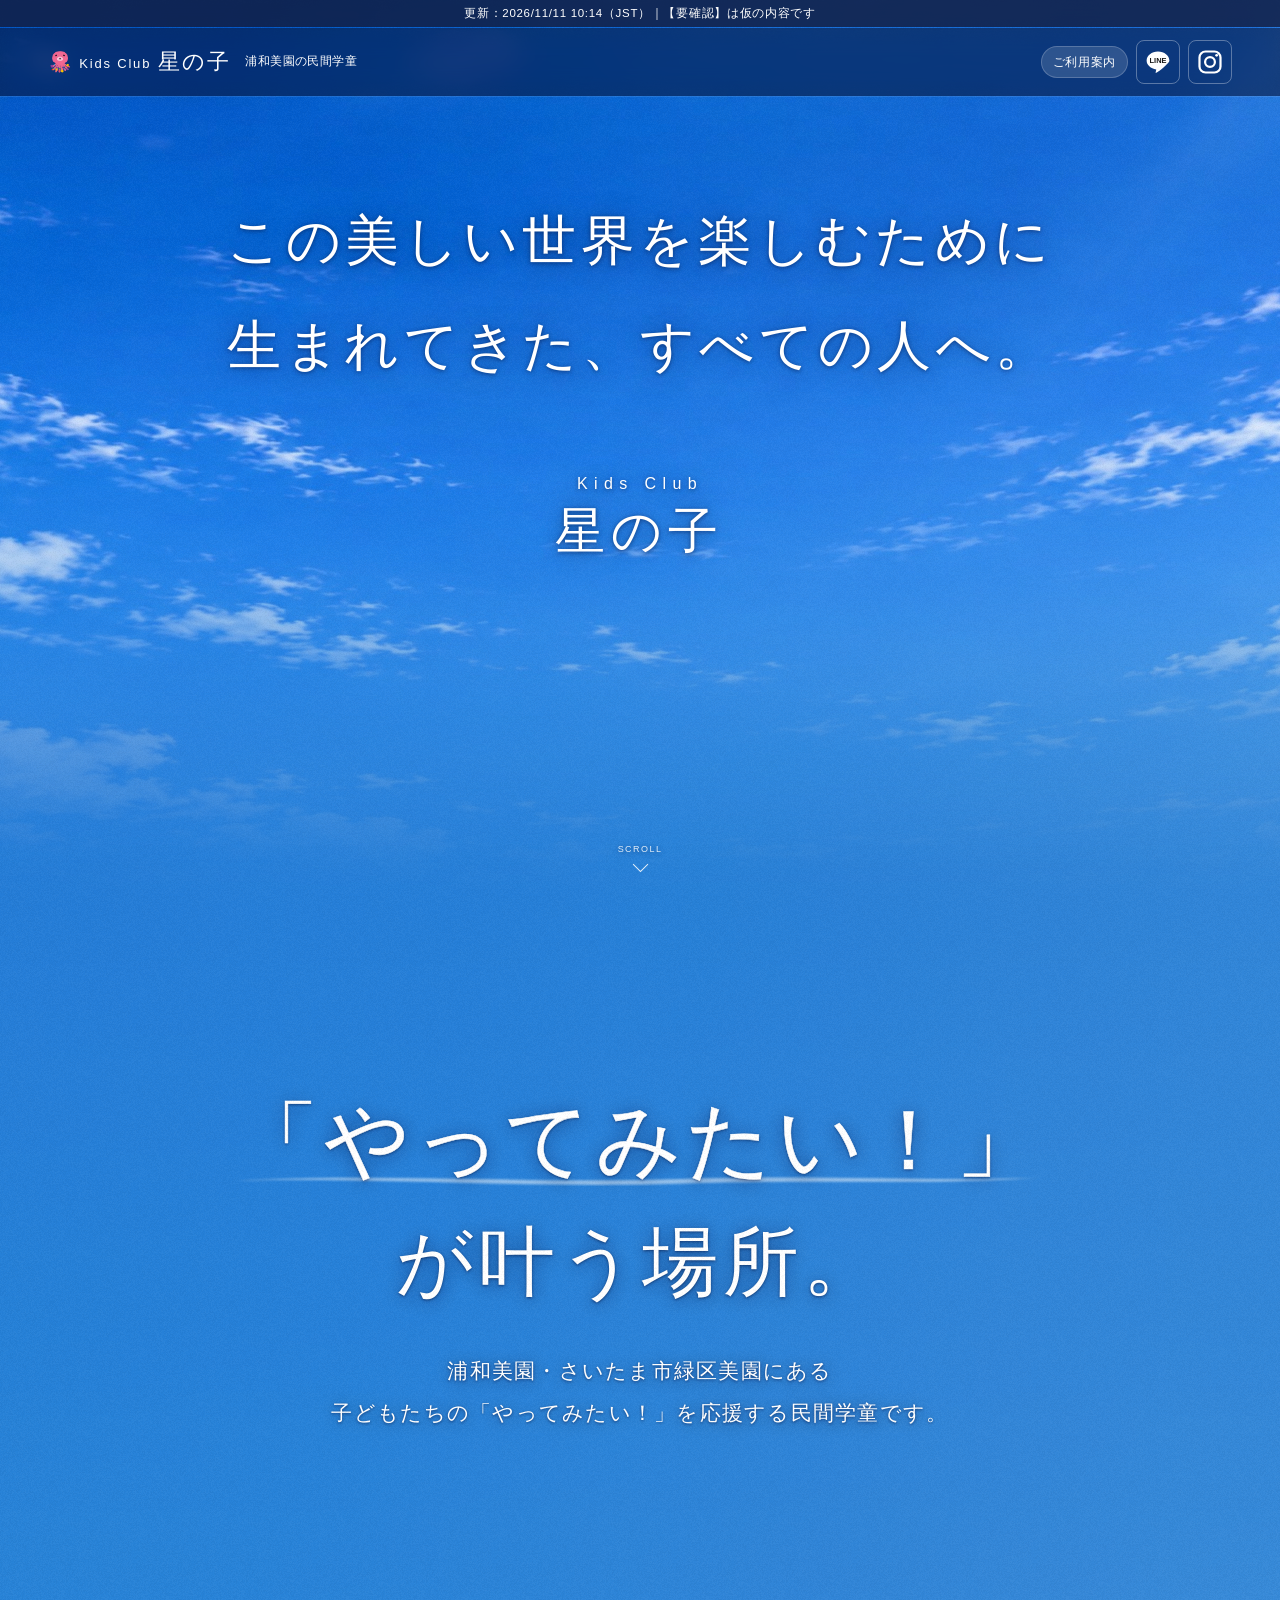
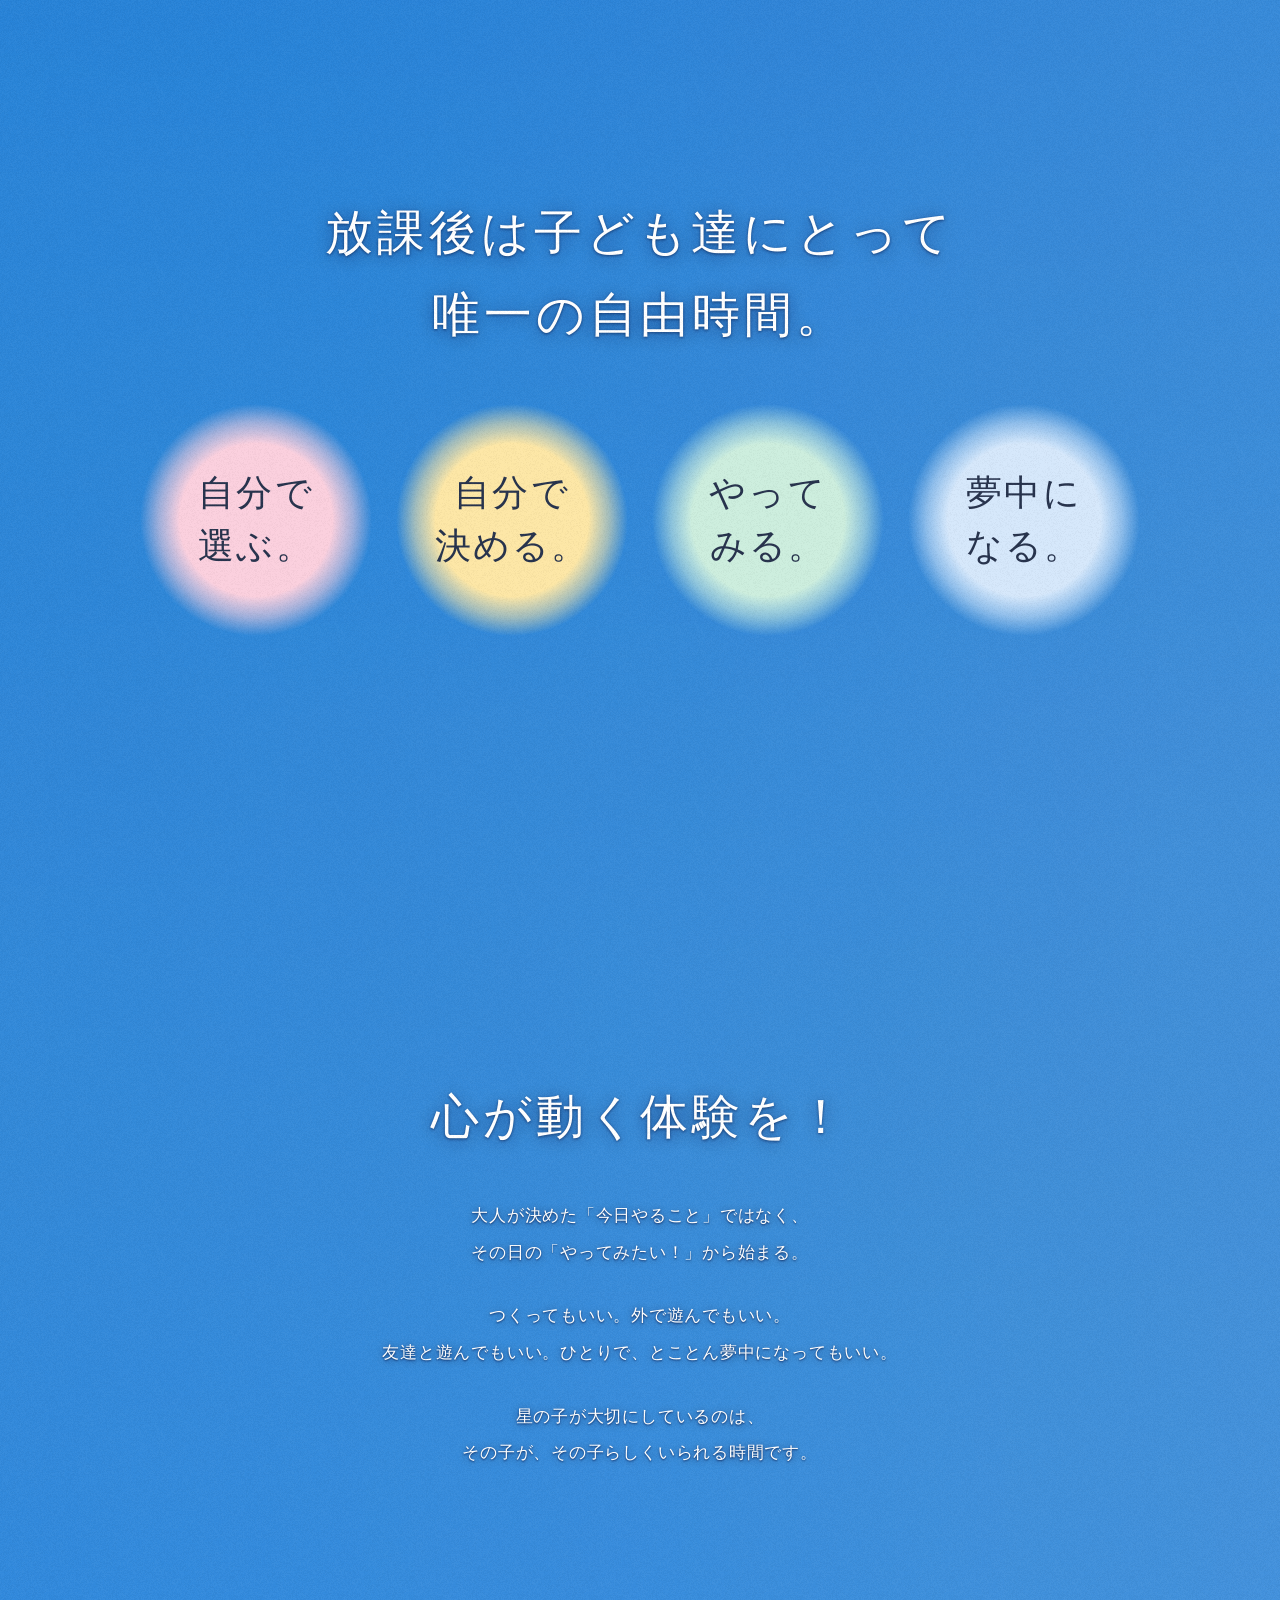
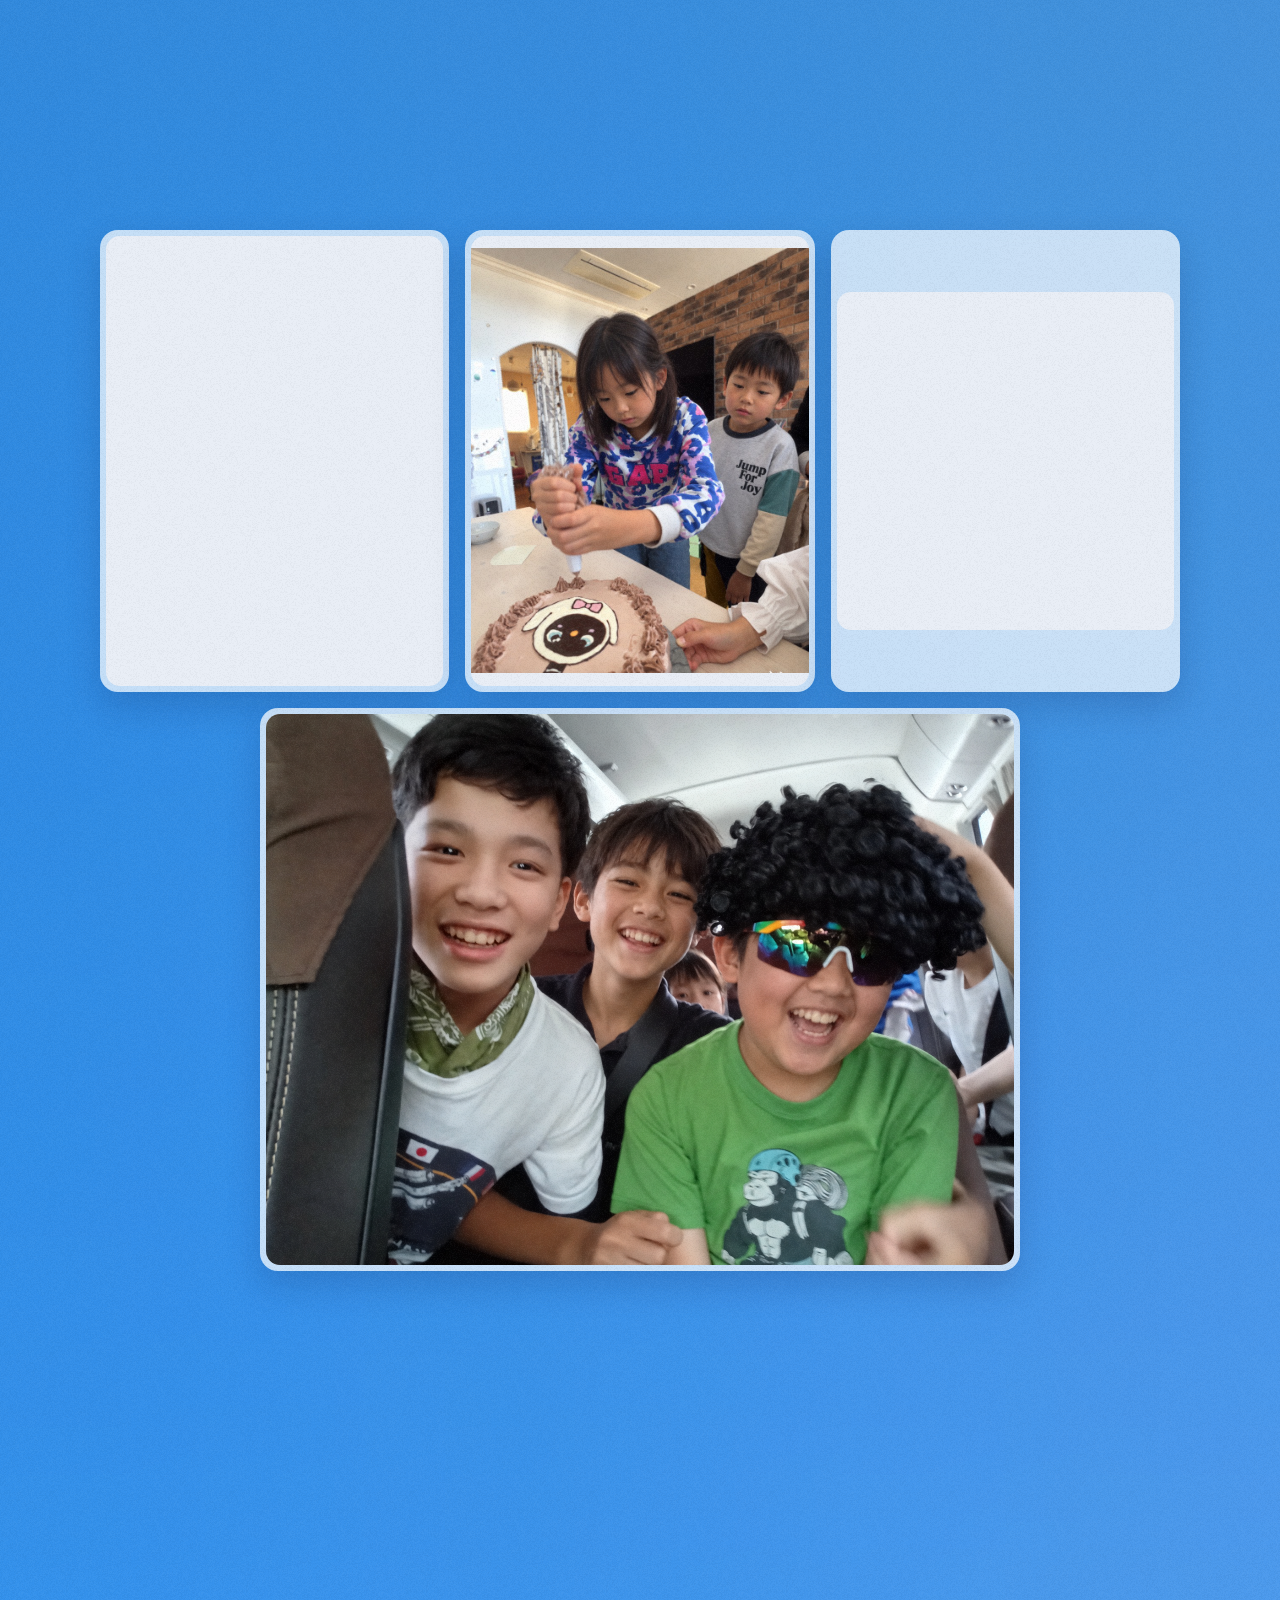
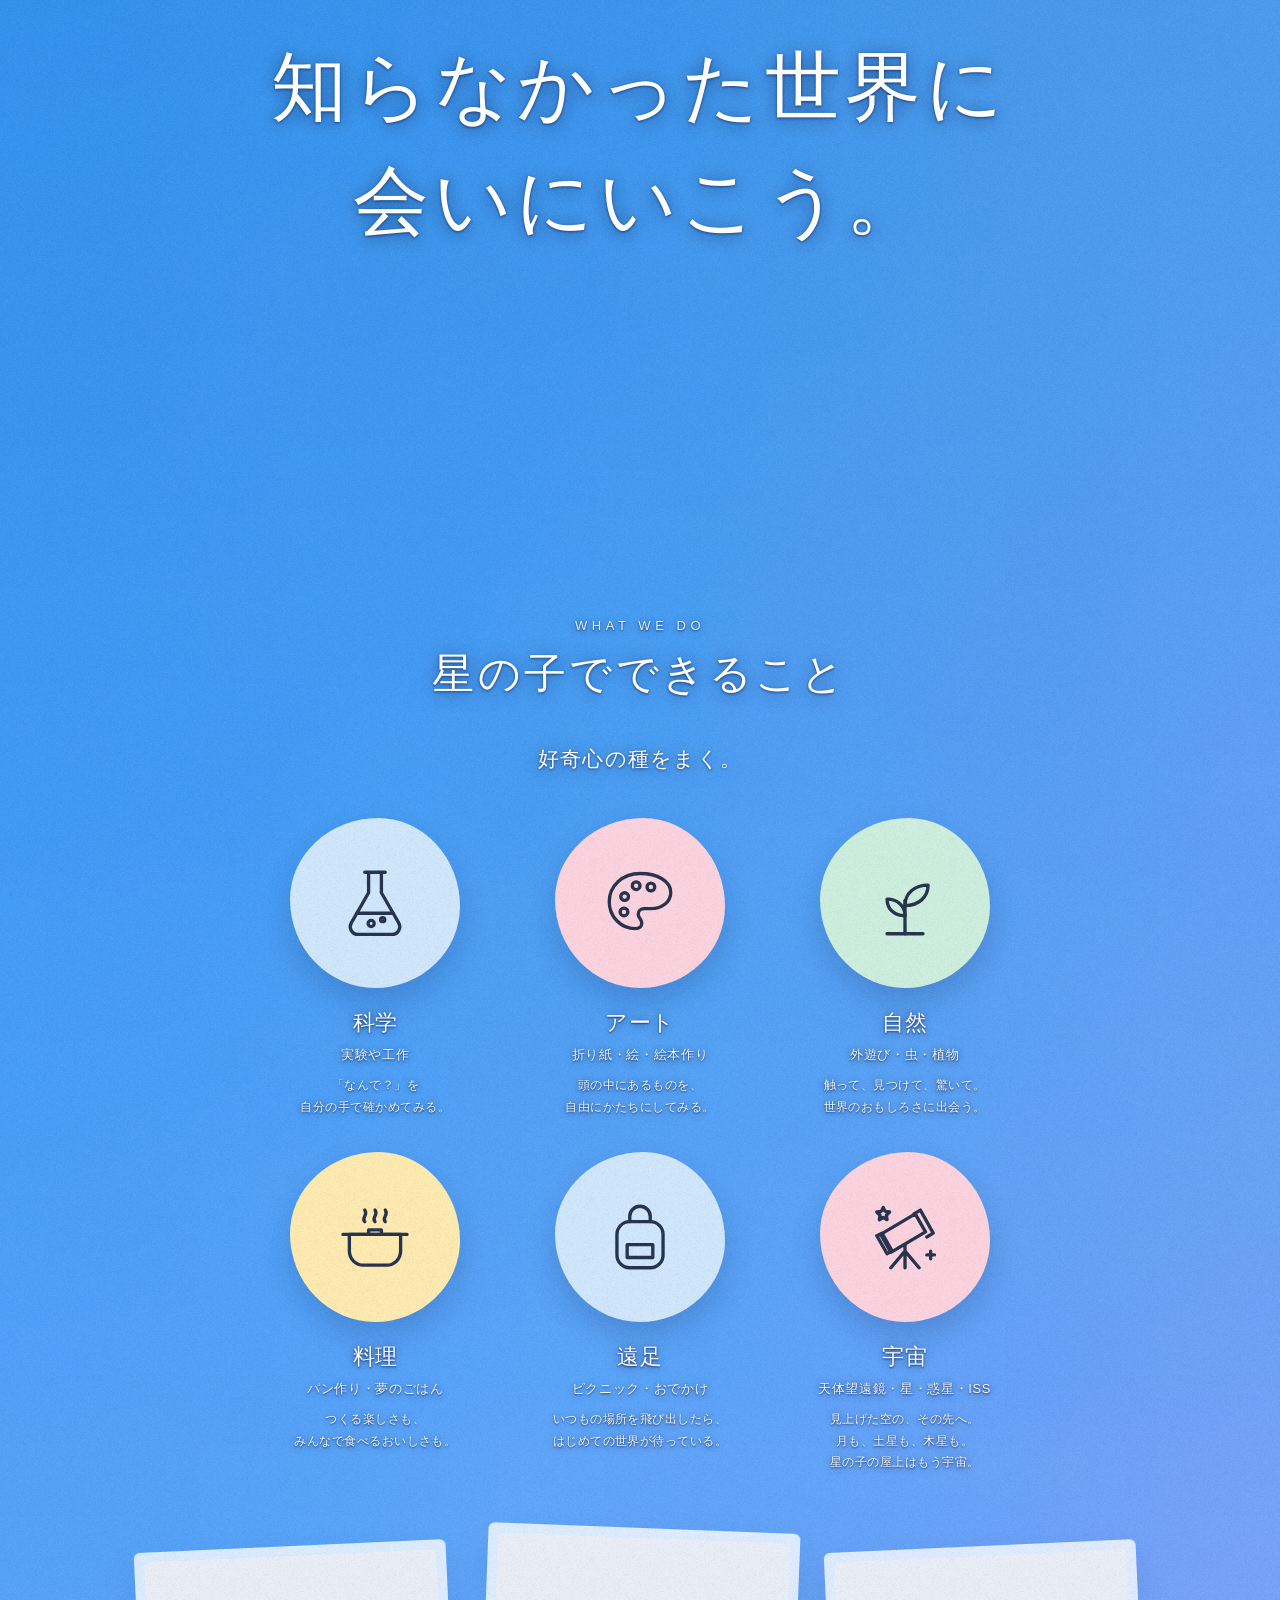
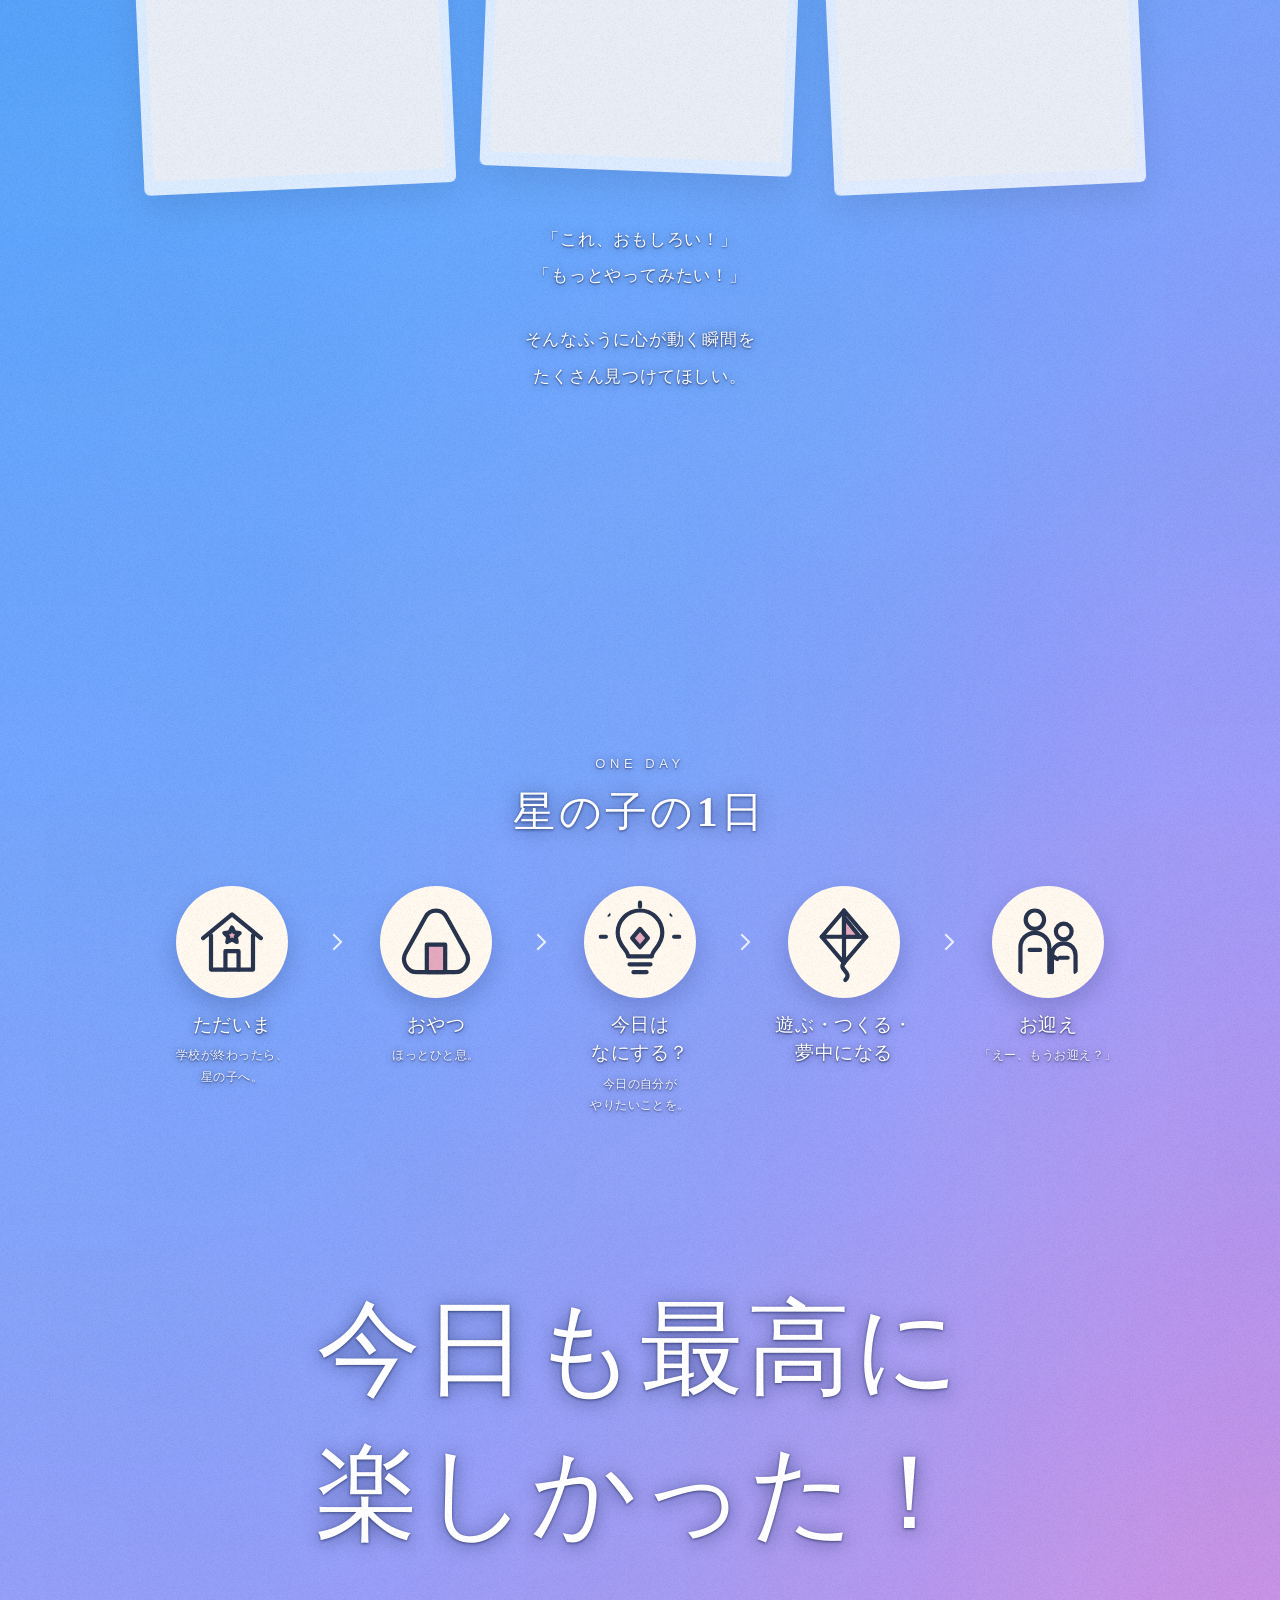
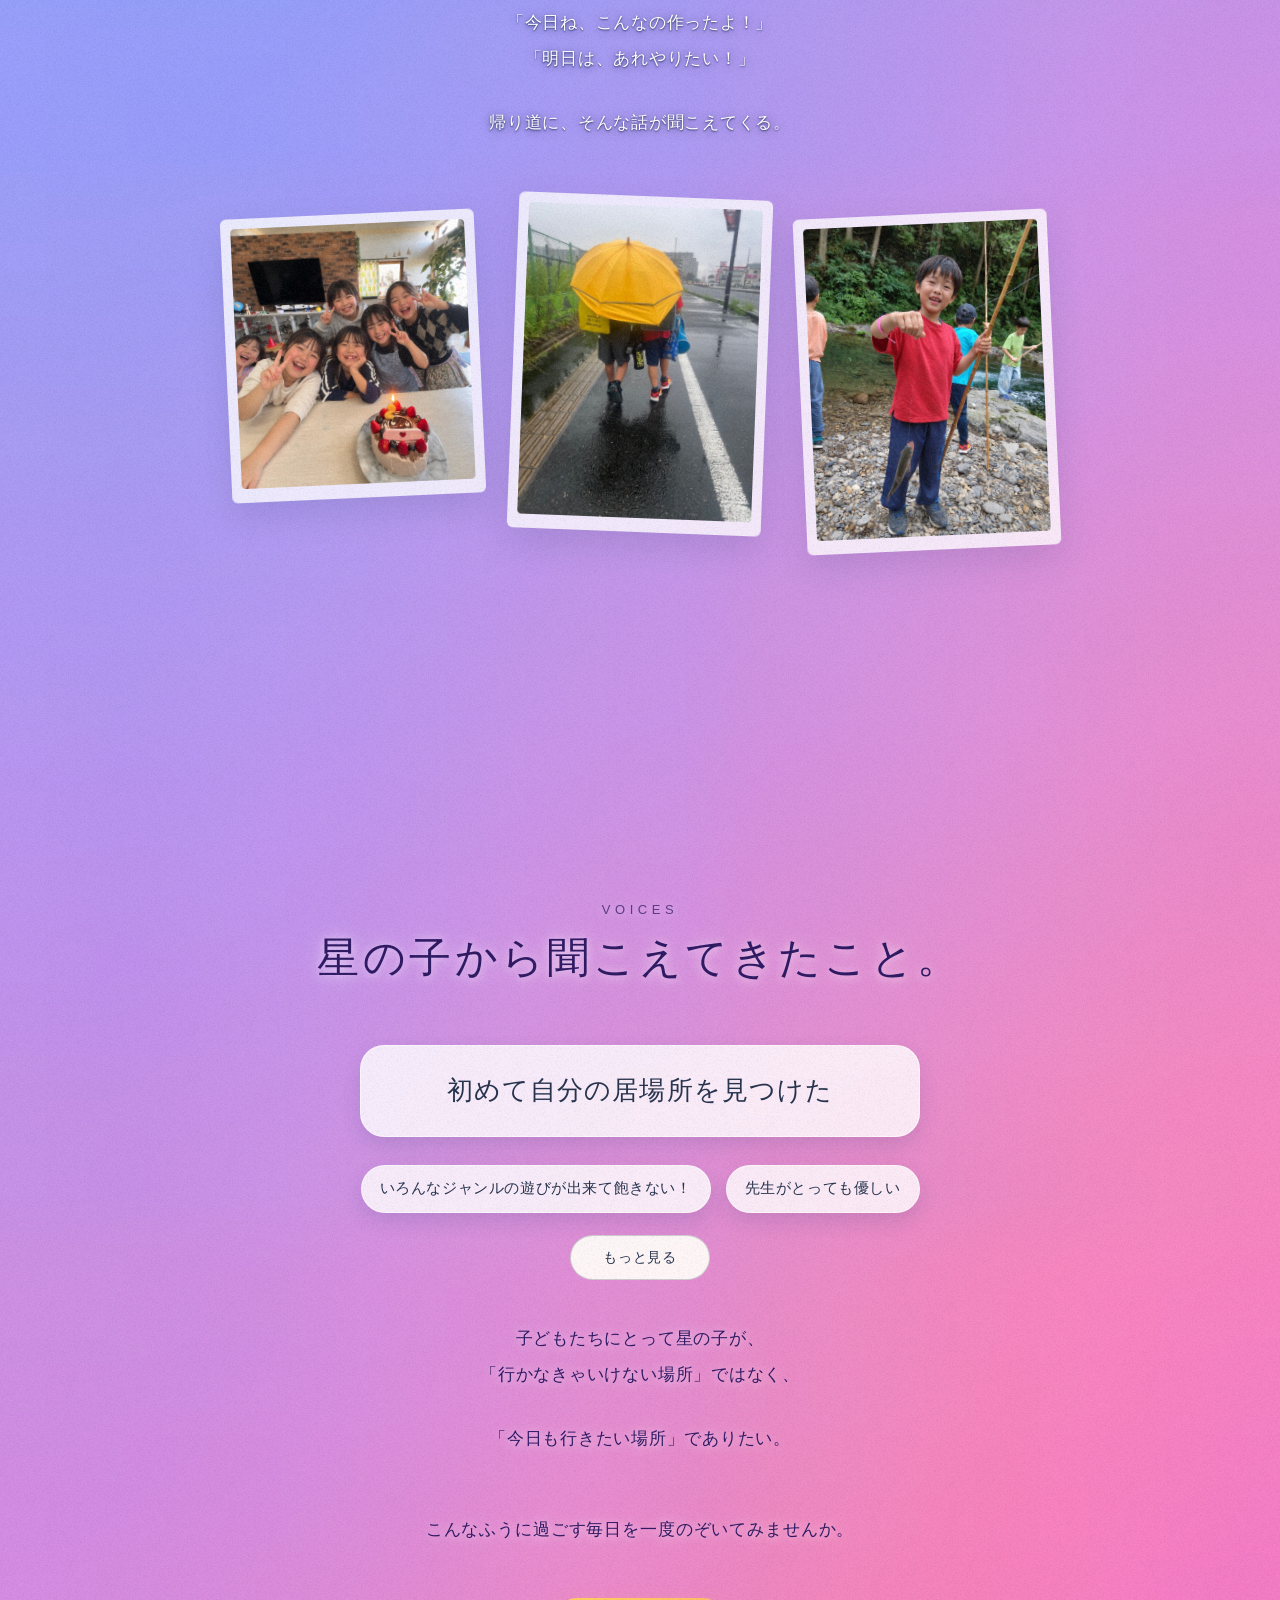
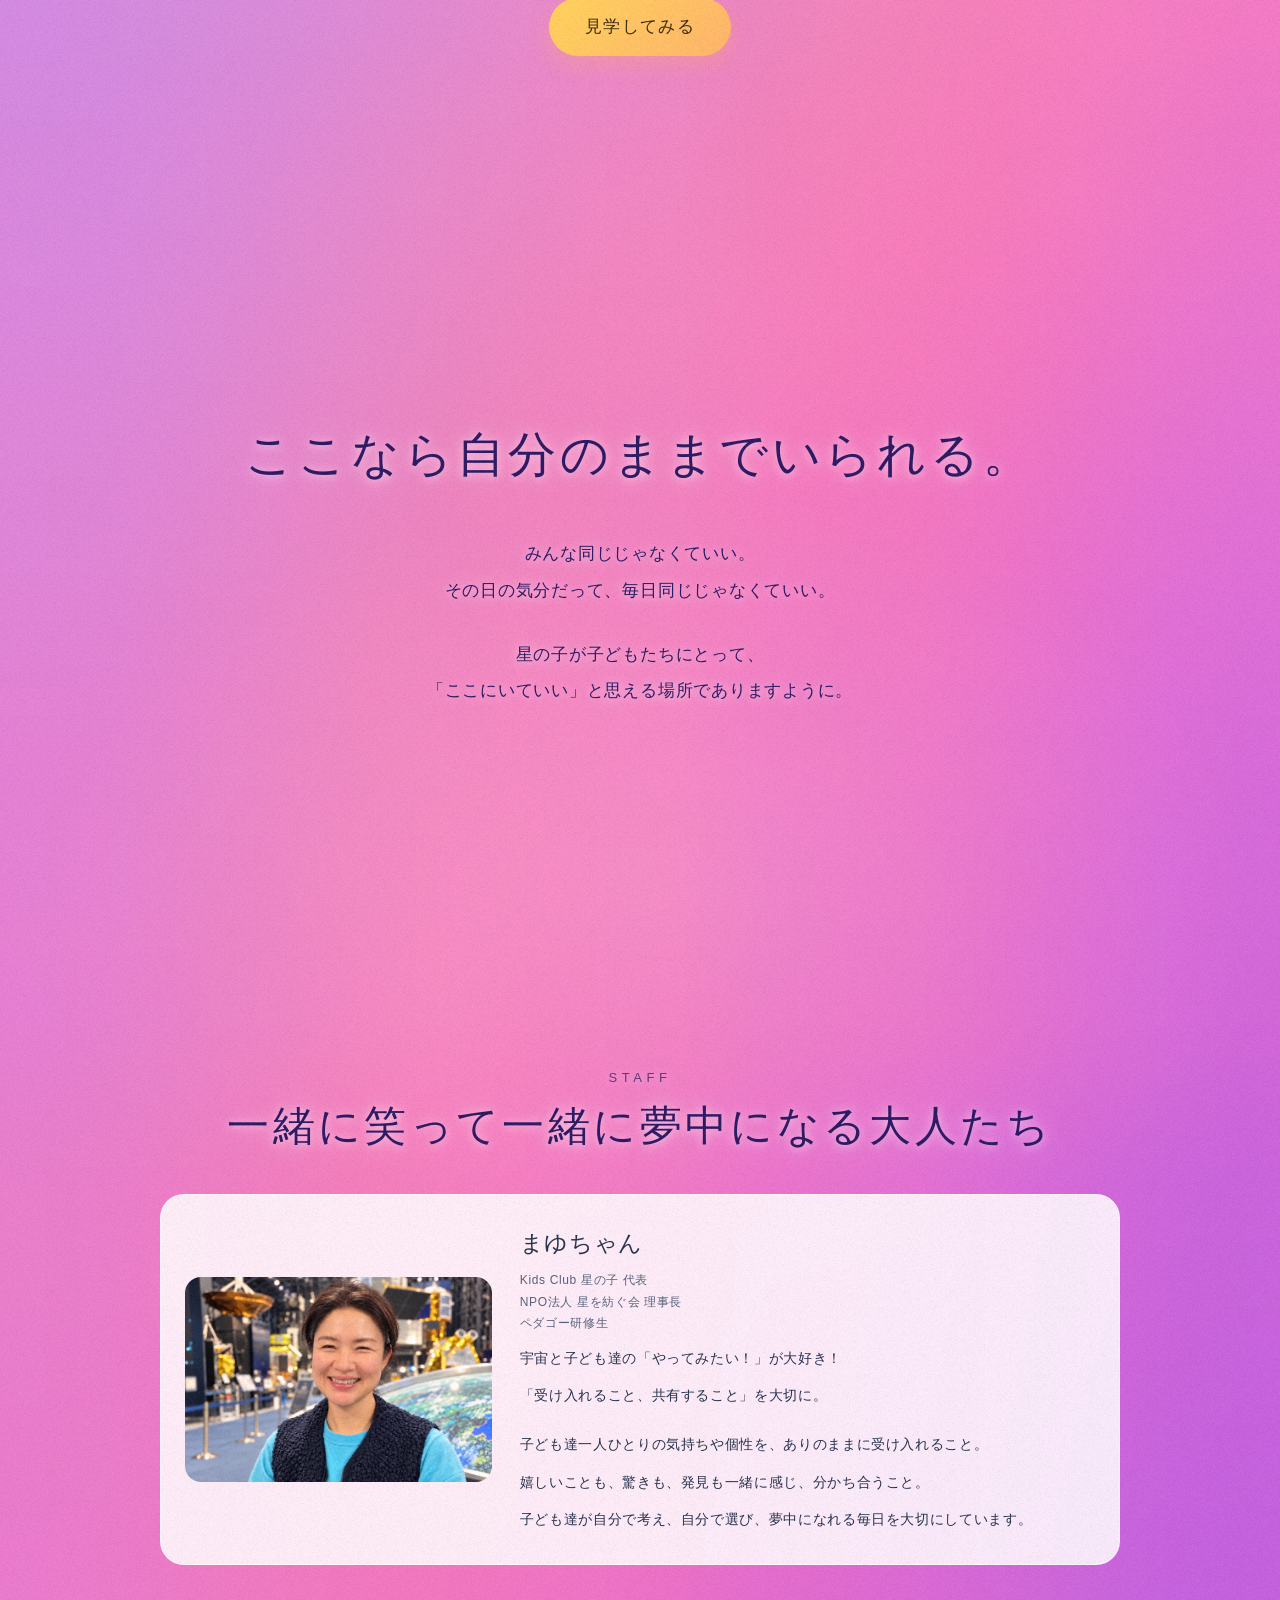
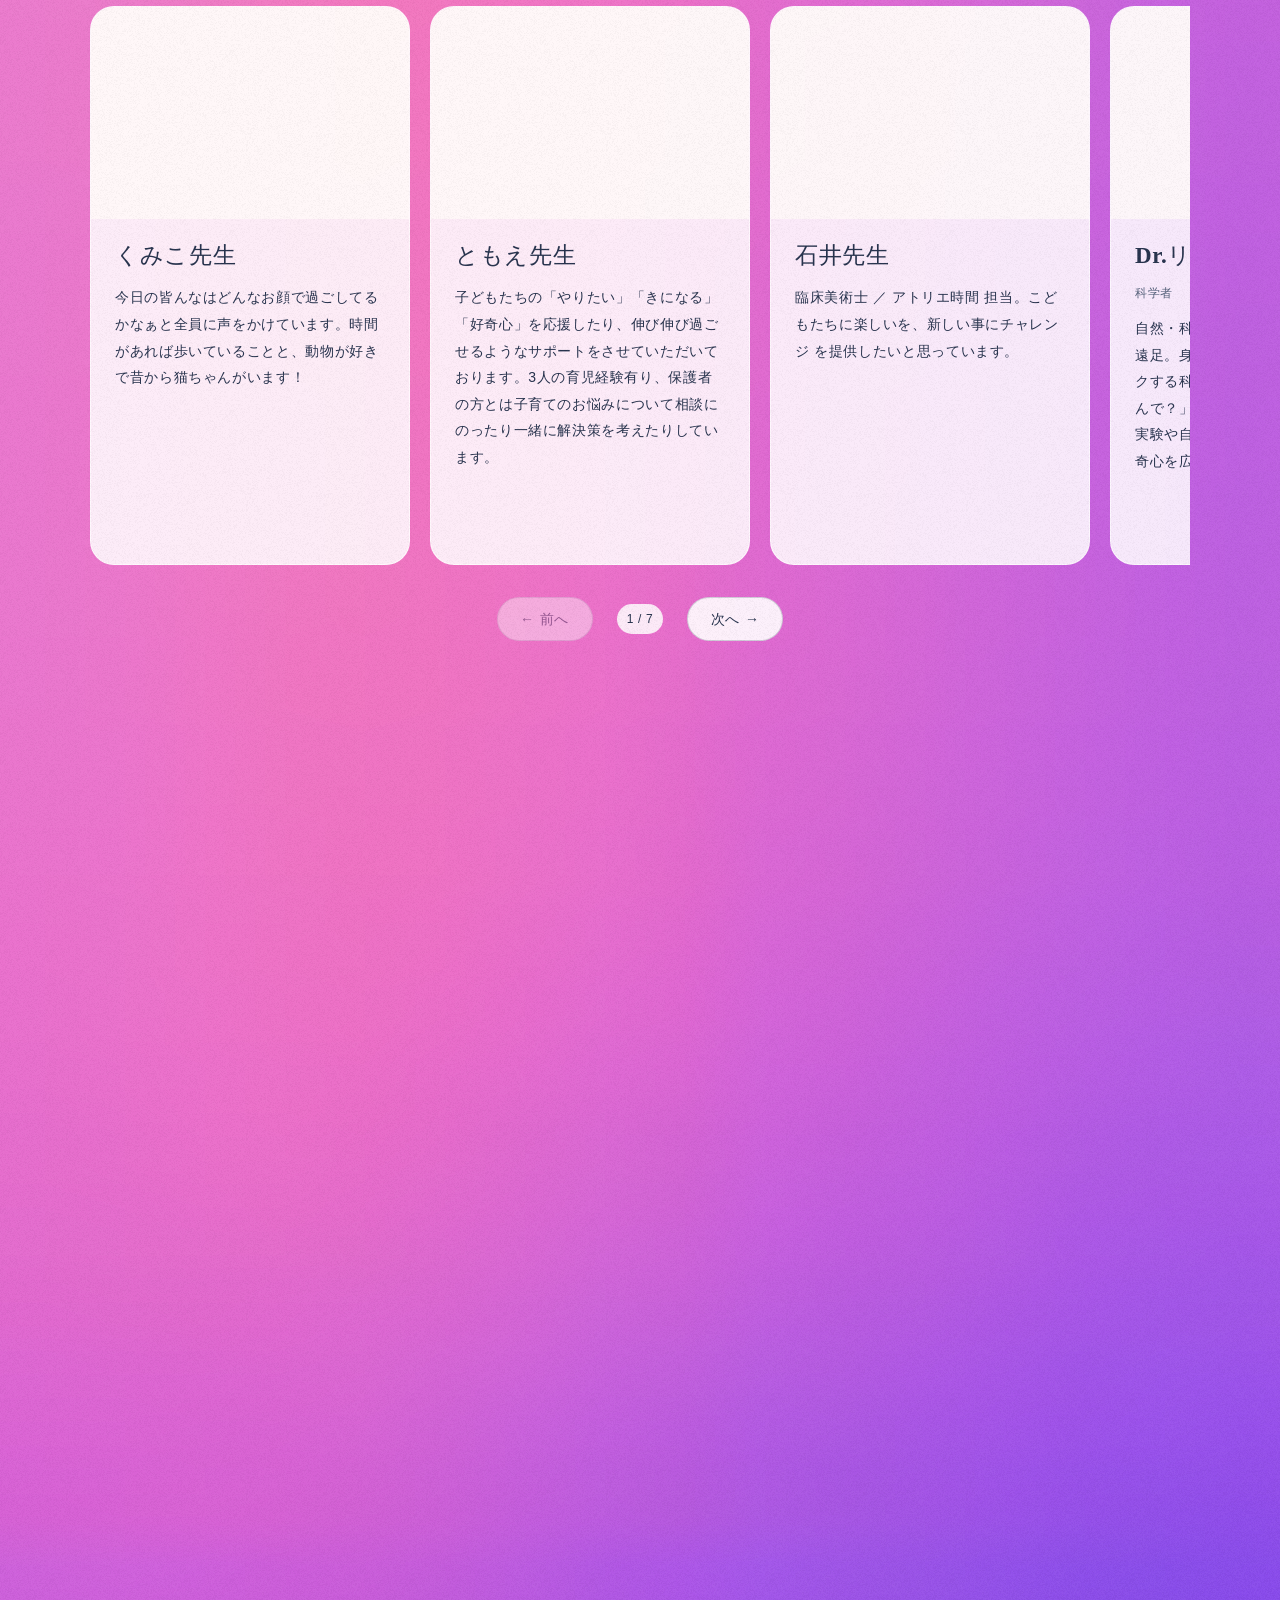
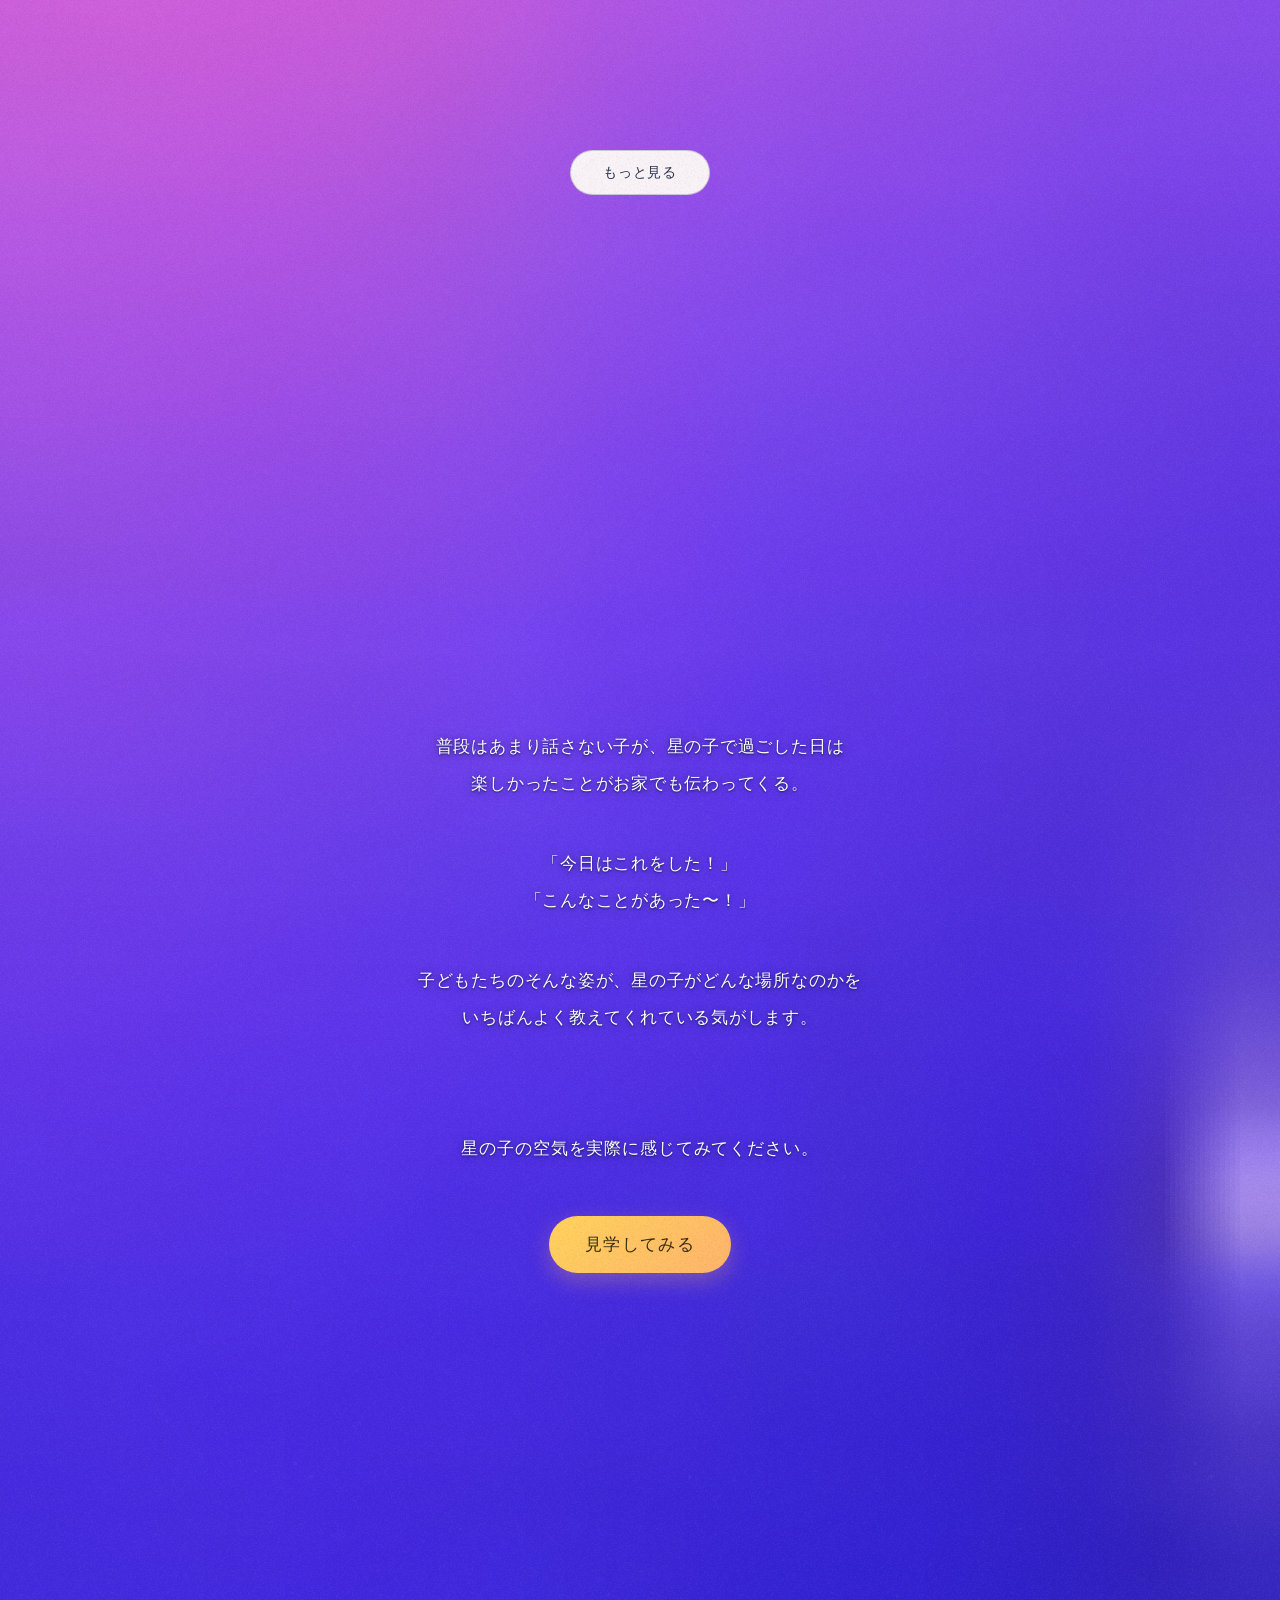
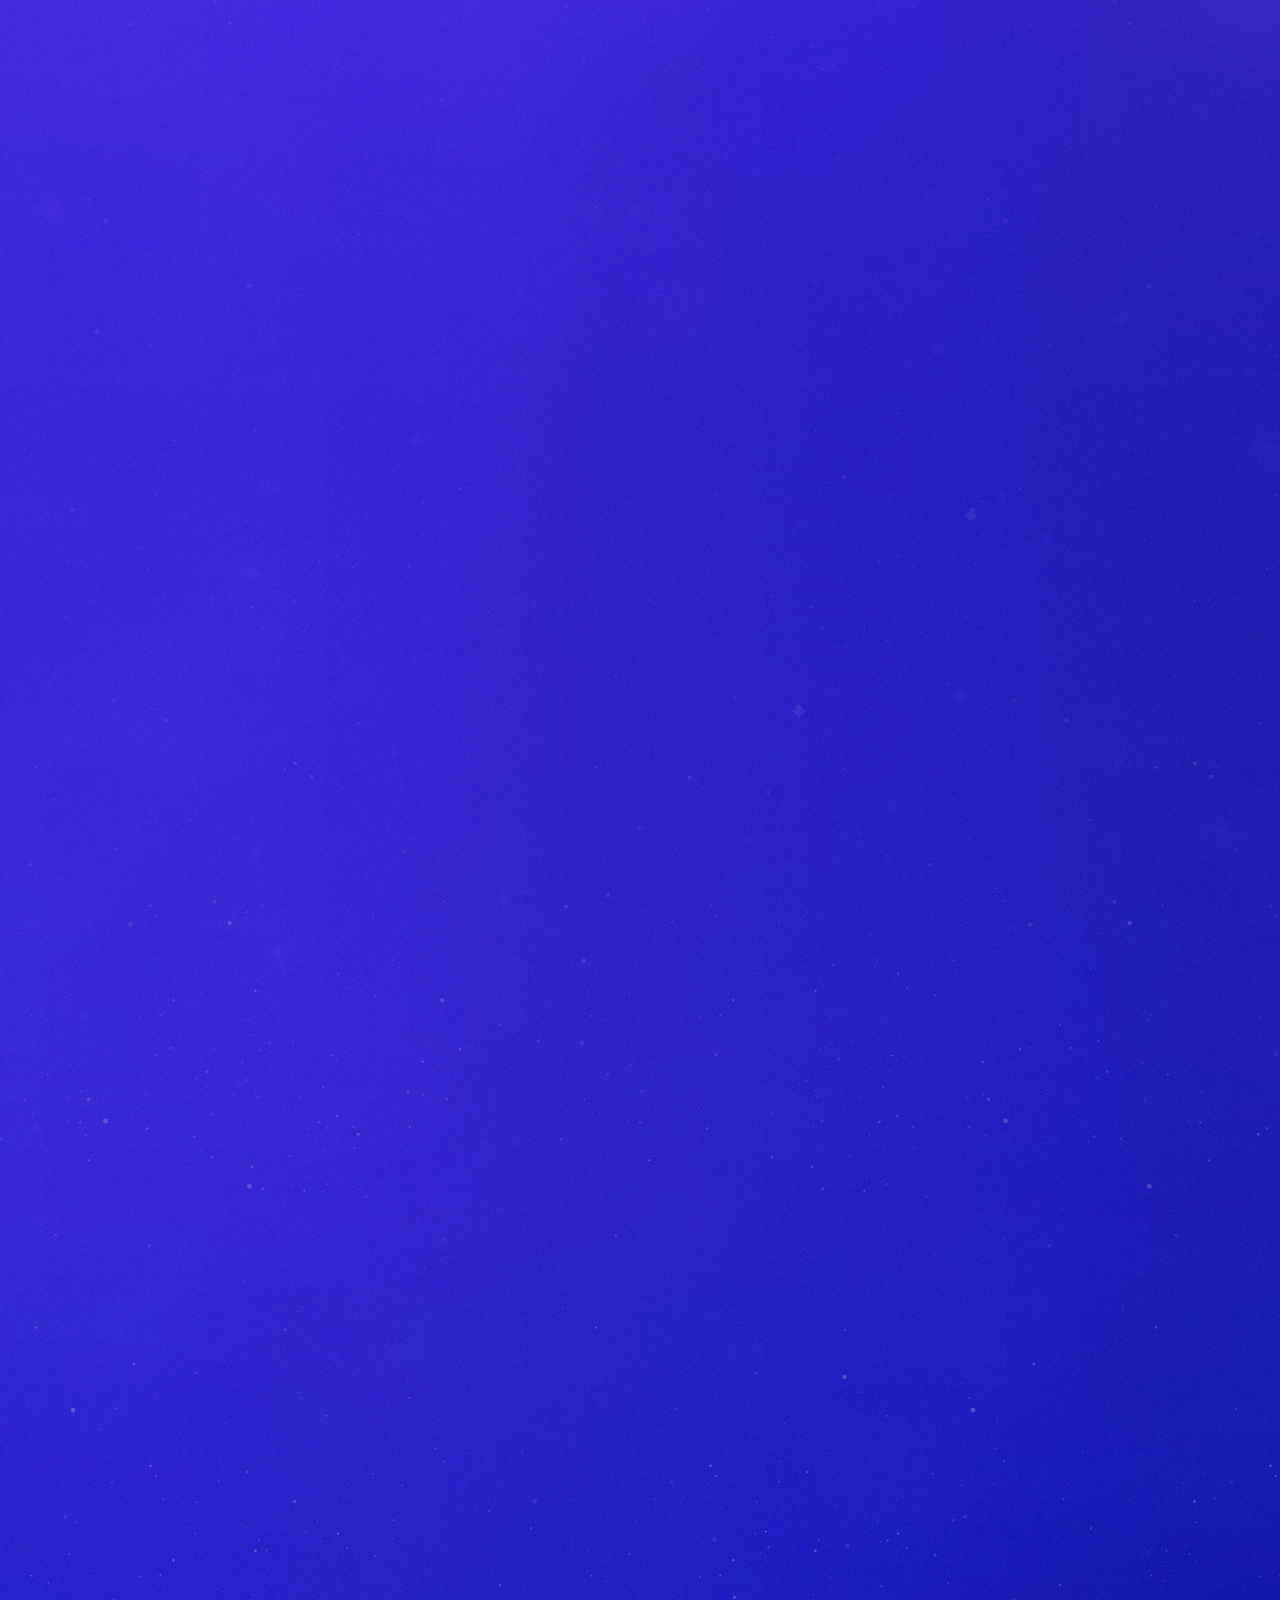
<file: index.html>
<!doctype html>
<html lang="ja">
<head>
<meta charset="utf-8">
<meta name="viewport" content="width=device-width, initial-scale=1">
<meta name="robots" content="noindex, nofollow">
<title>Kids Club 星の子｜ページのご案内</title>
<script>
(function () {
  var destination = new URL('https://niniko99.github.io/hoshinoko-lp/compare/white-text/');
  destination.search = window.location.search;
  destination.hash = window.location.hash;
  window.location.replace(destination.href);
})();
</script>
<noscript><meta http-equiv="refresh" content="0;url=https://niniko99.github.io/hoshinoko-lp/compare/white-text/"></noscript>
<style>
html{color-scheme:dark}
body{margin:0;padding:12vh 24px;background:#0b1236;color:#fff;font:16px/1.9 sans-serif;text-align:center}
main{max-width:36rem;margin:auto}
h1{font-size:24px;font-weight:600}
a{display:inline-block;margin-top:16px;padding:12px 24px;border-radius:999px;background:#ffd35c;color:#27334d;font-weight:700;text-decoration:none}
a:focus-visible{outline:3px solid #fff;outline-offset:4px}
</style>
</head>
<body>
<main>
  <h1>Kids Club 星の子</h1>
  <p>ページを移動しています。<br>自動で切り替わらない場合は、下のリンクからご覧ください。</p>
  <a href="https://niniko99.github.io/hoshinoko-lp/compare/white-text/">星の子のページを見る</a>
</main>
</body>
</html>
</file>
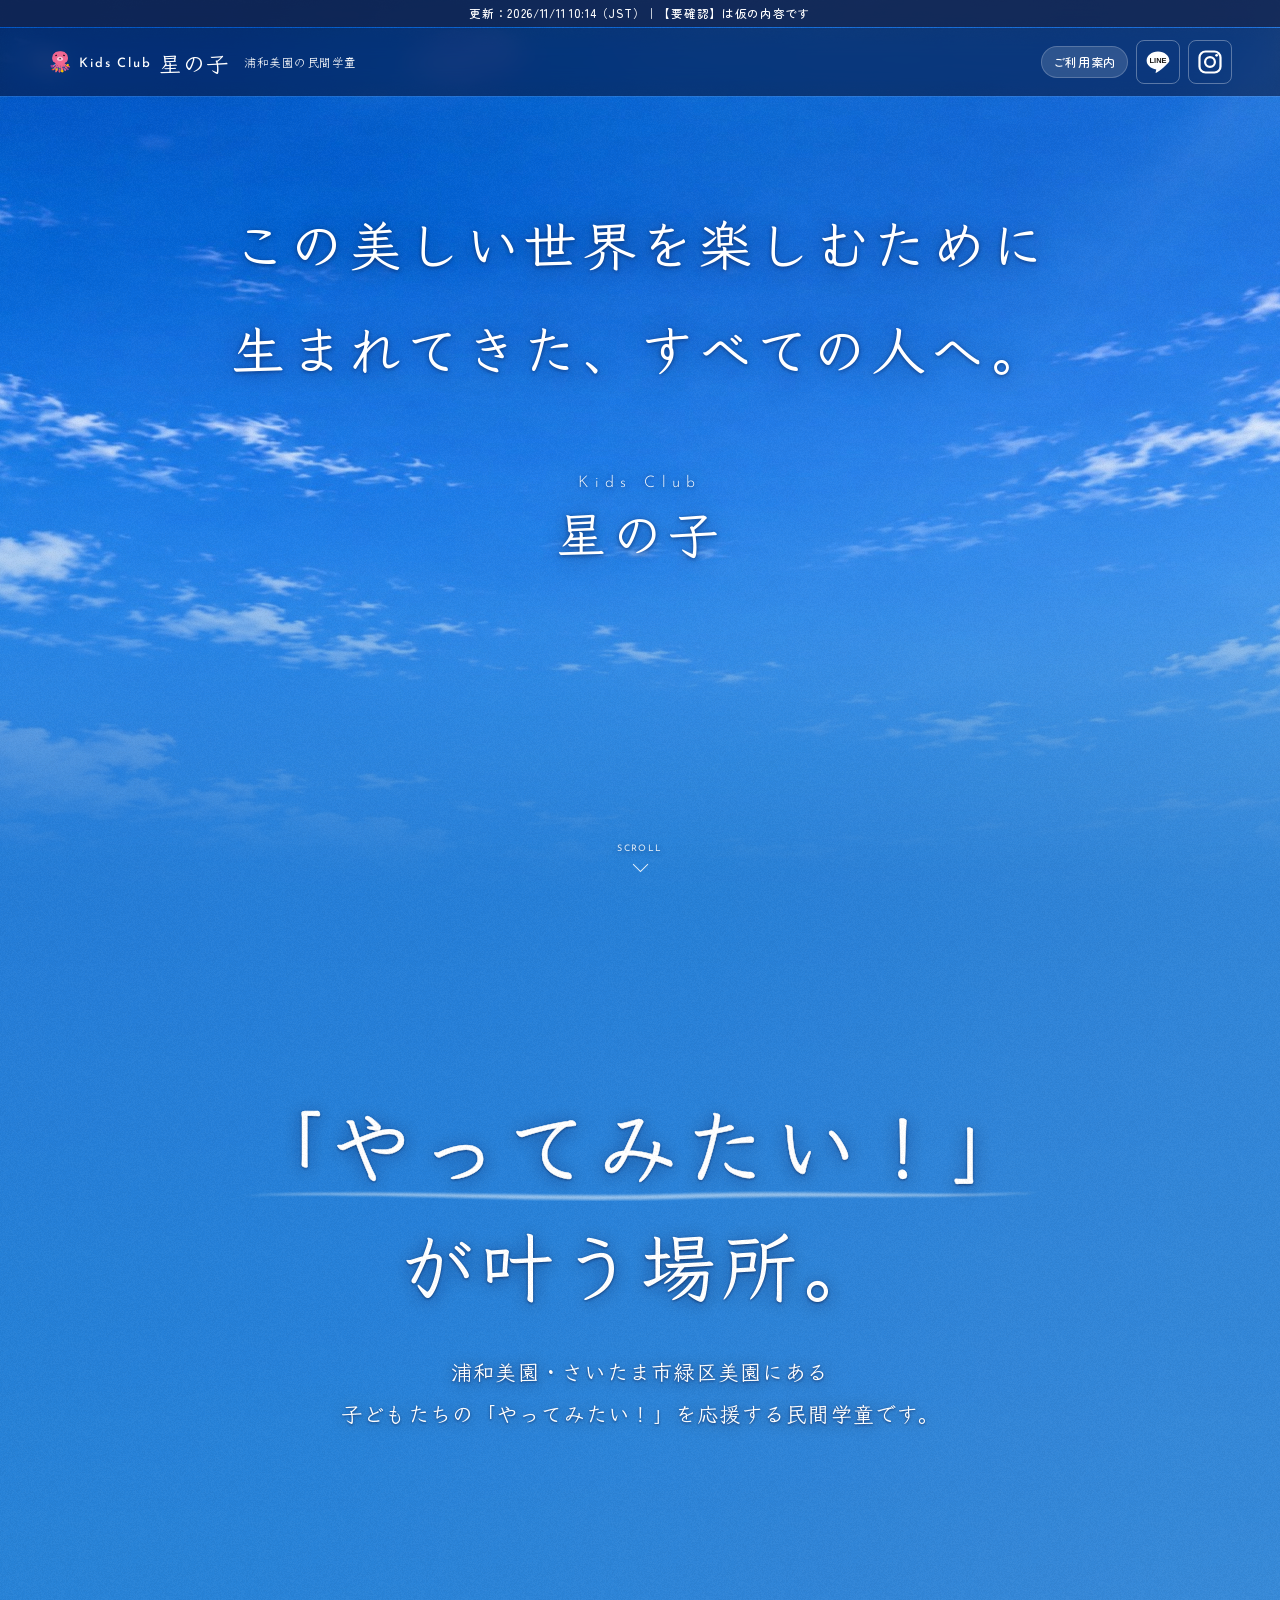
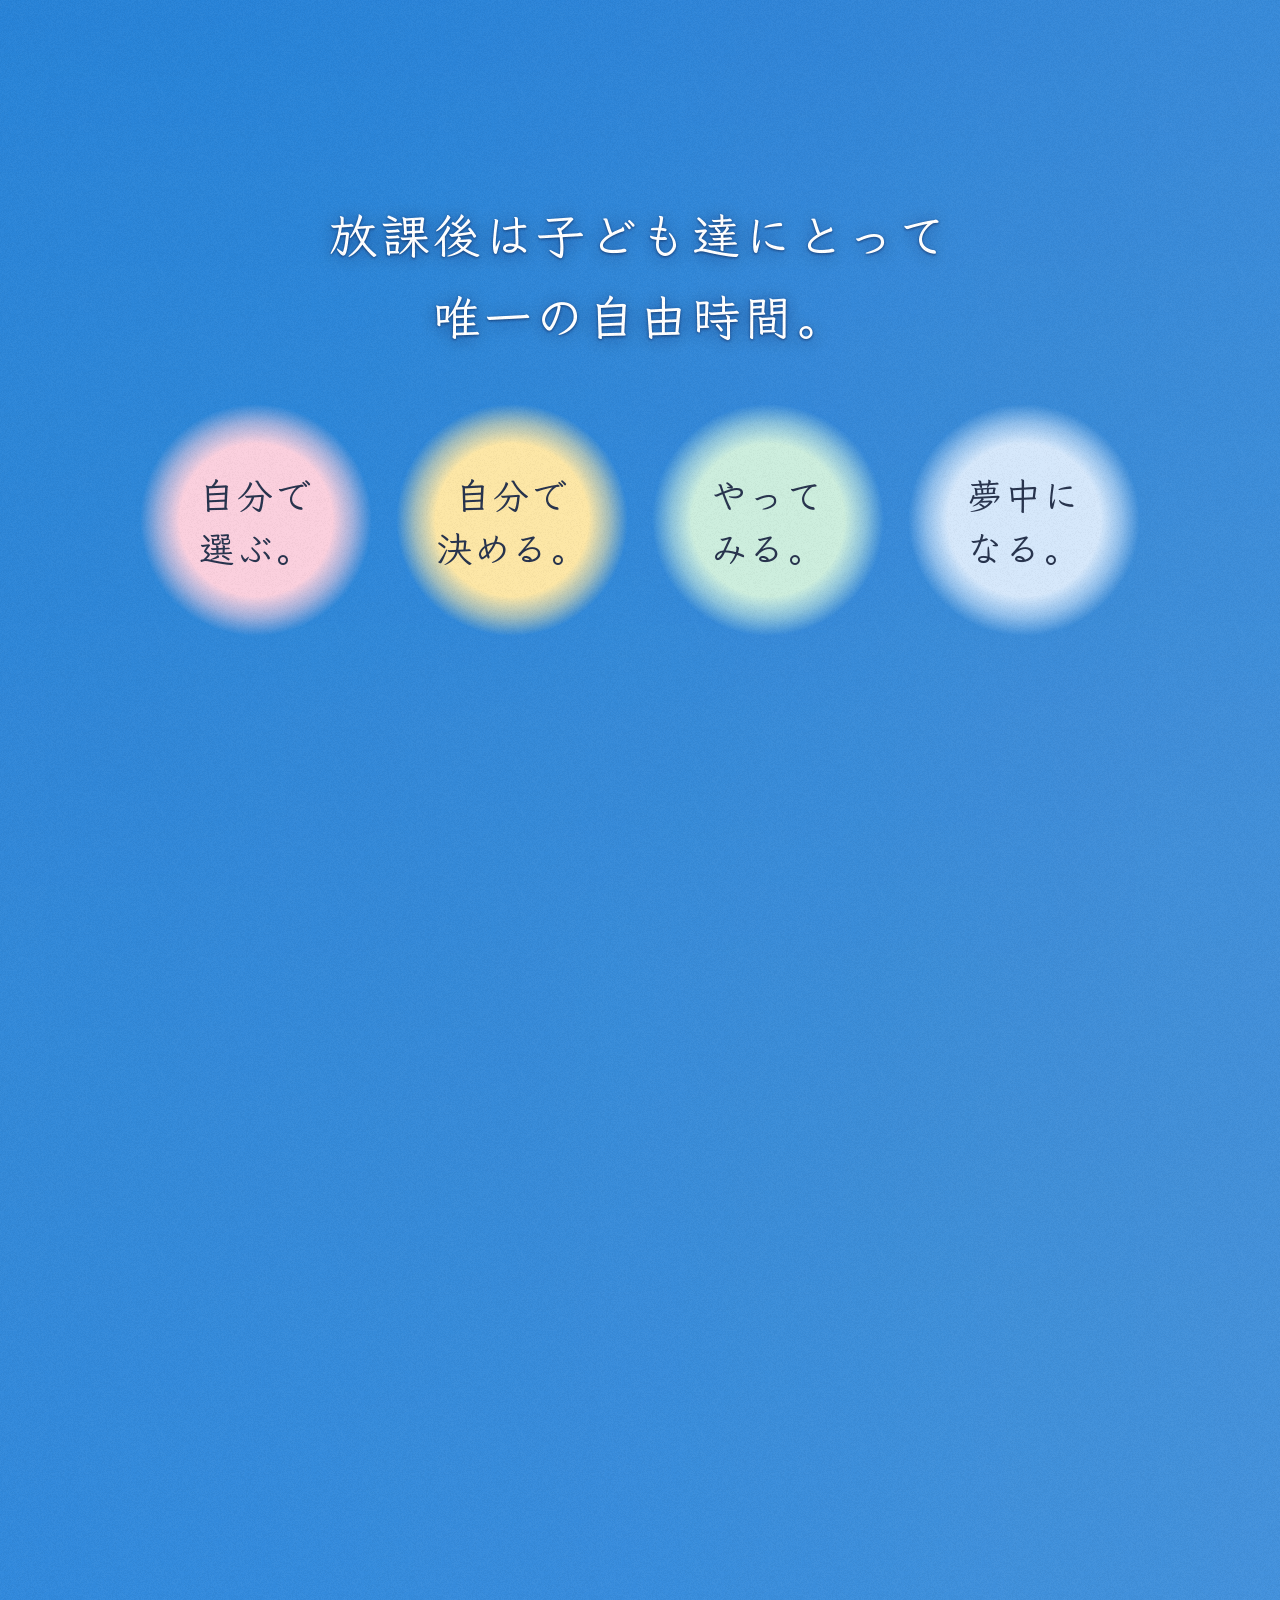
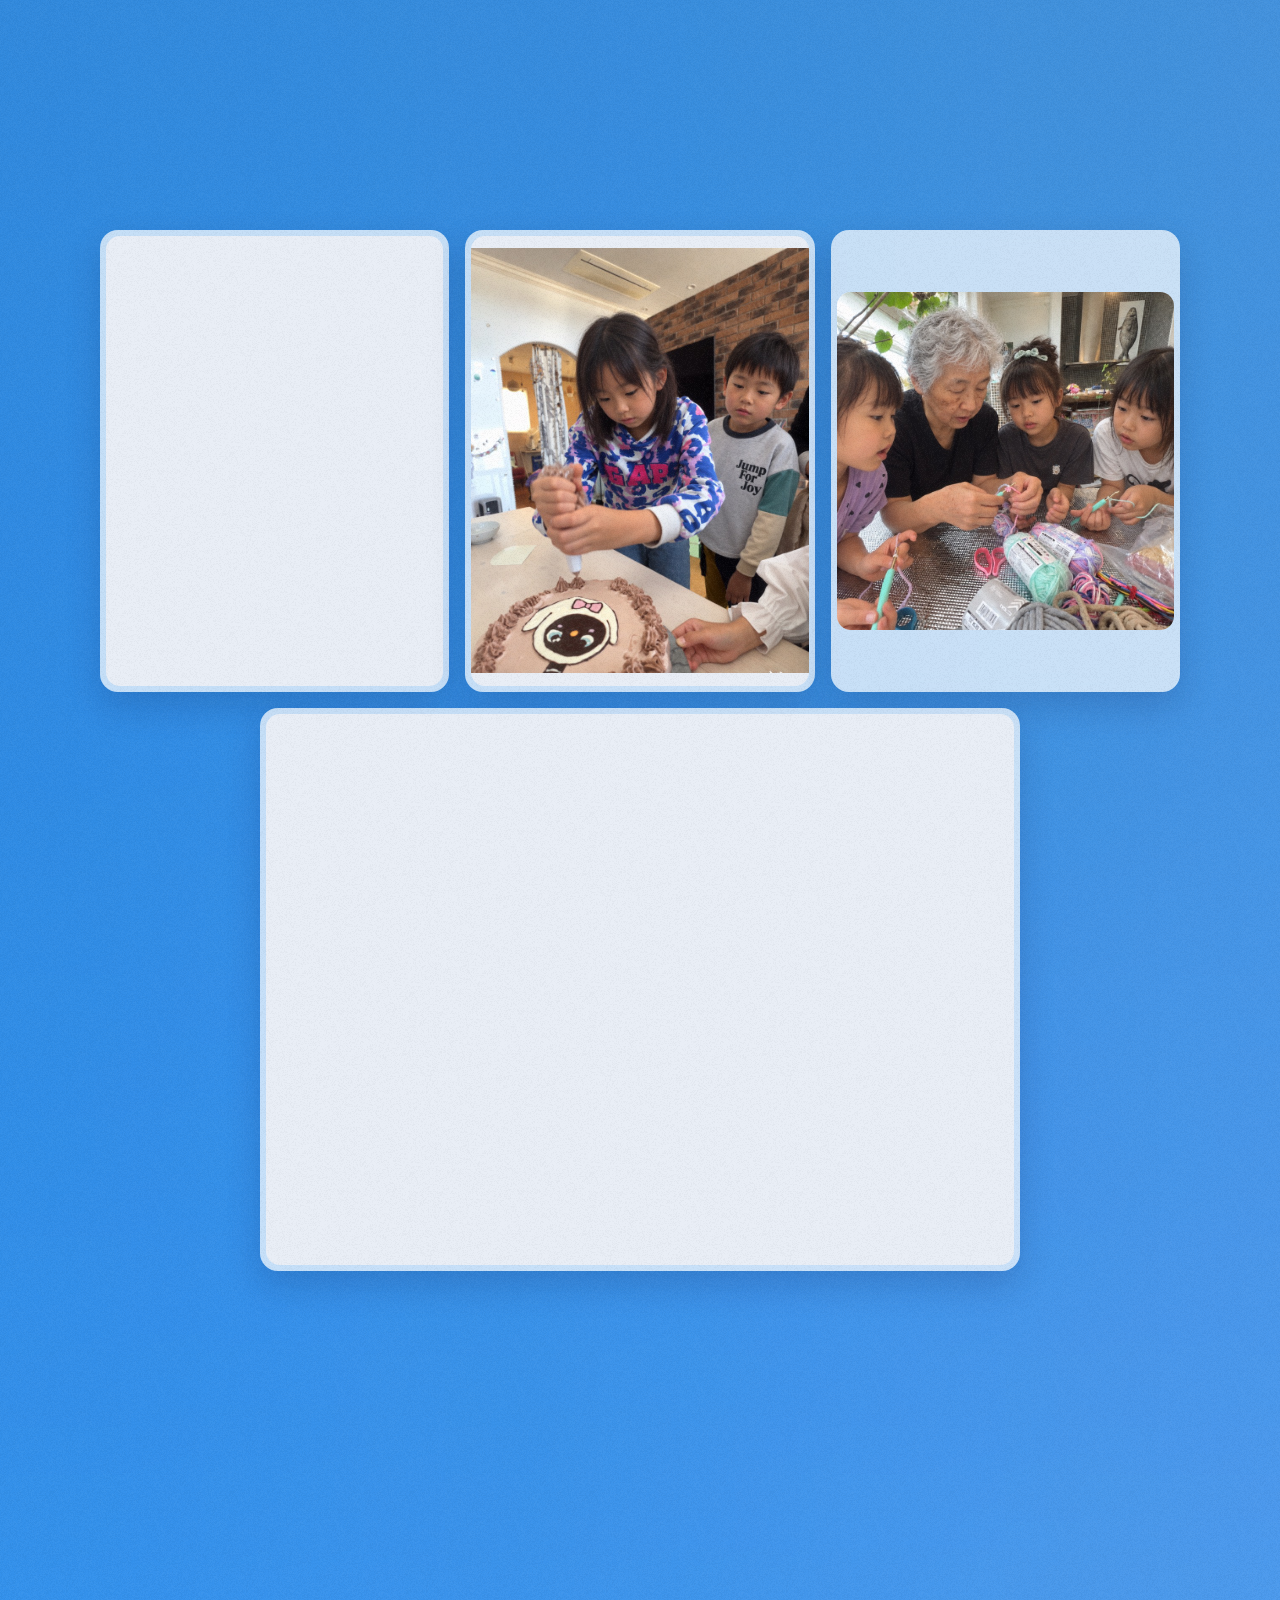
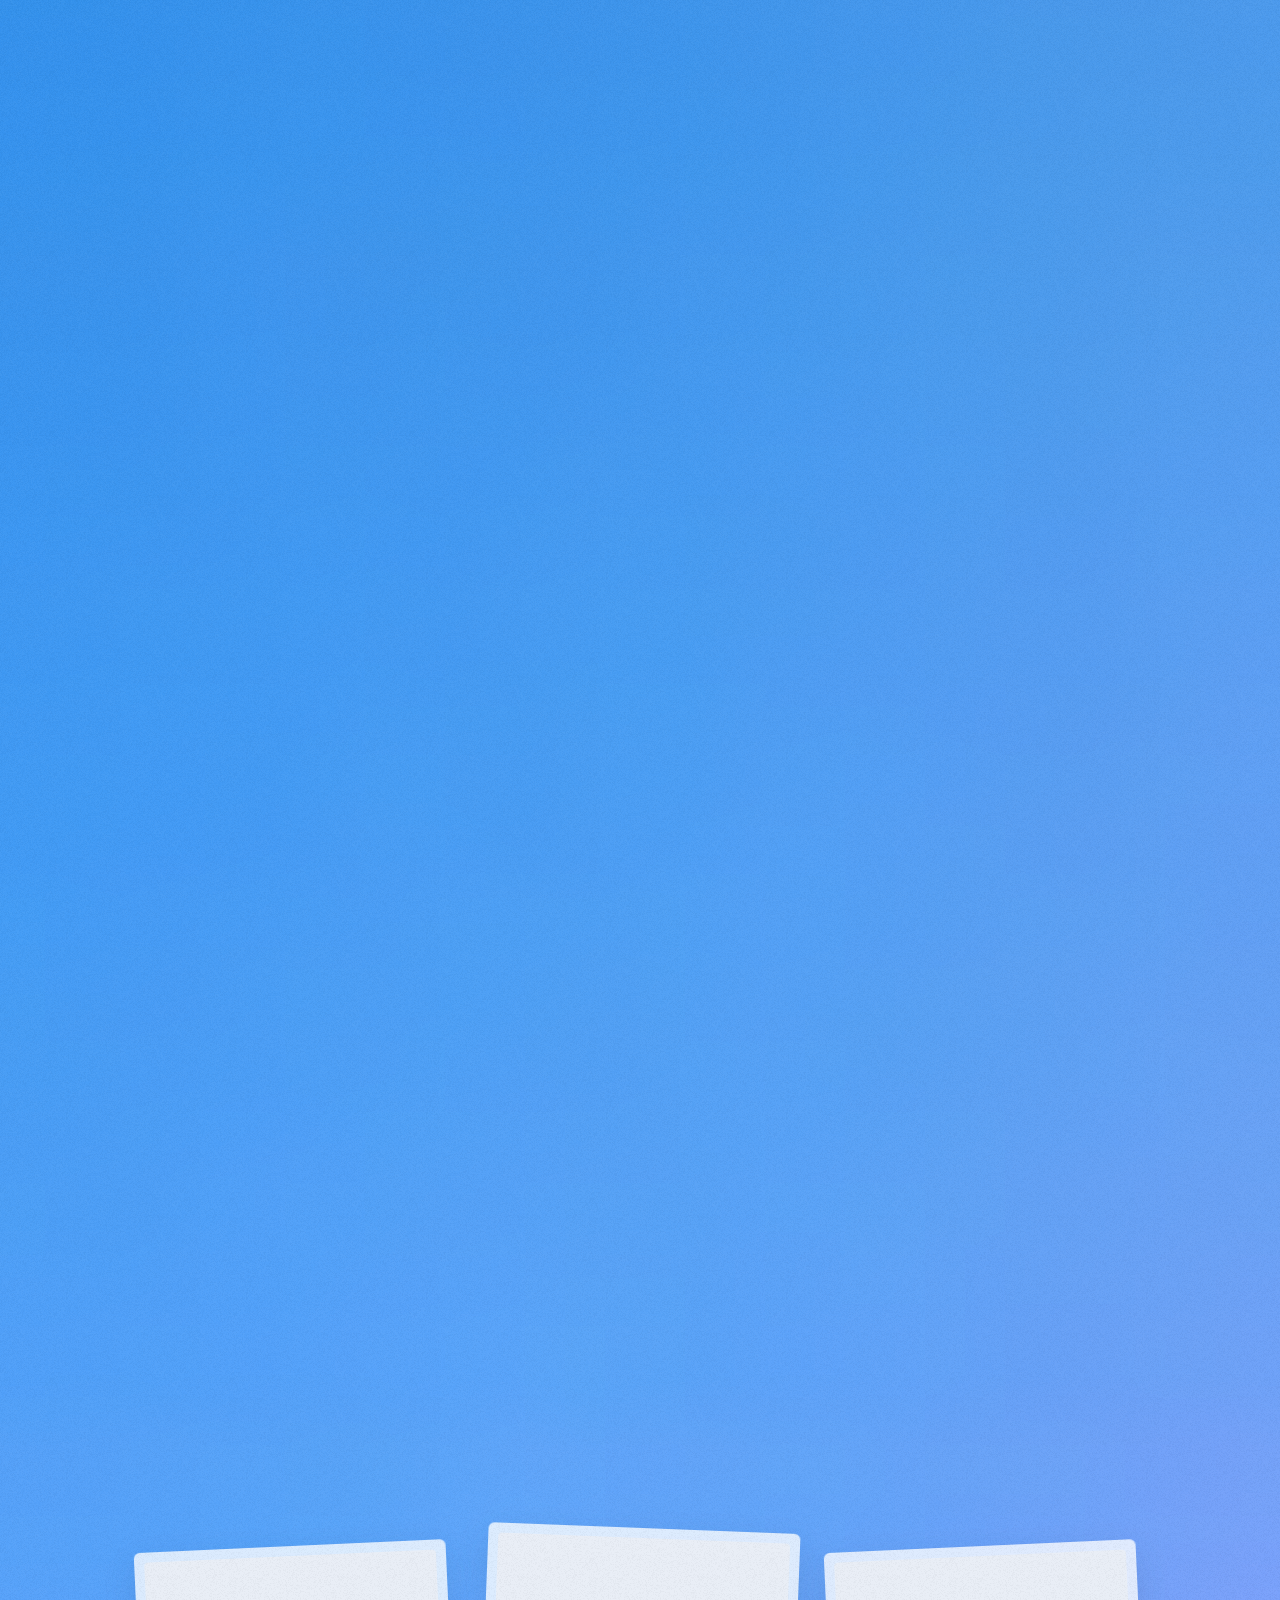
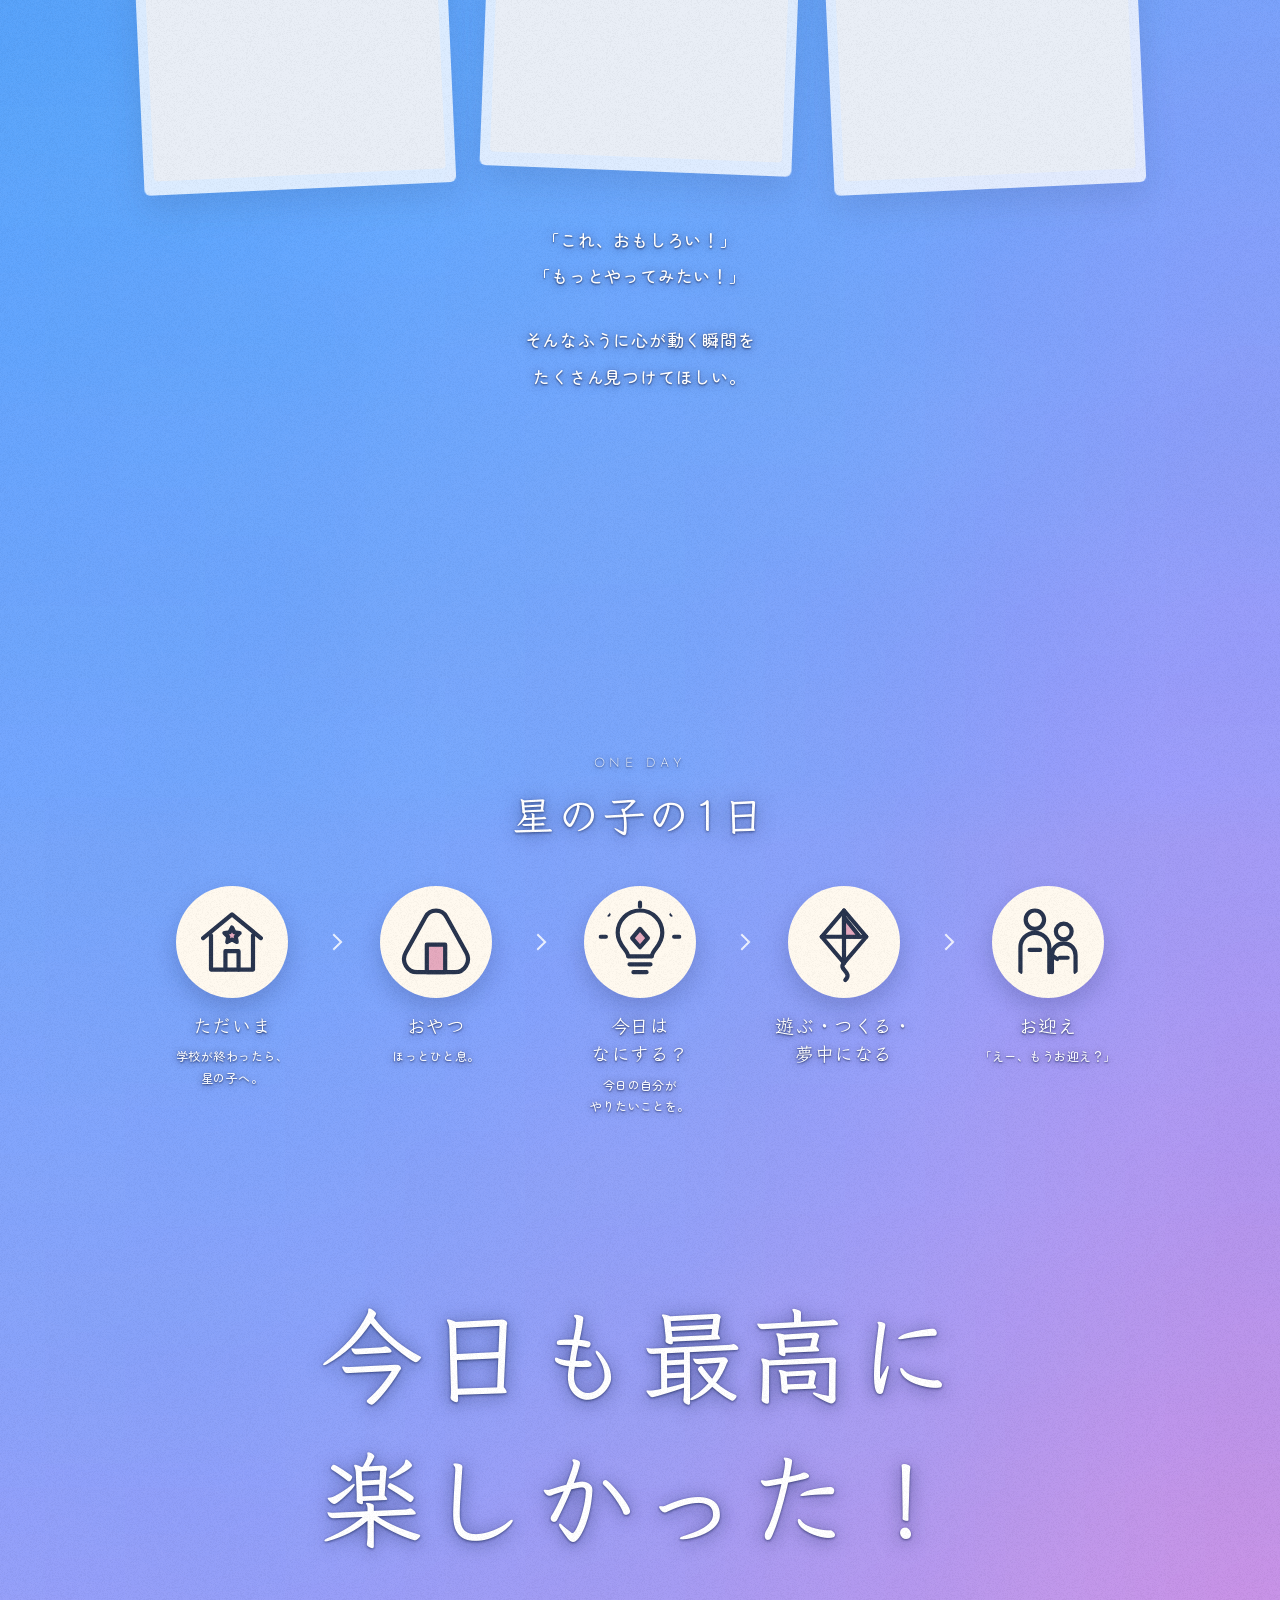
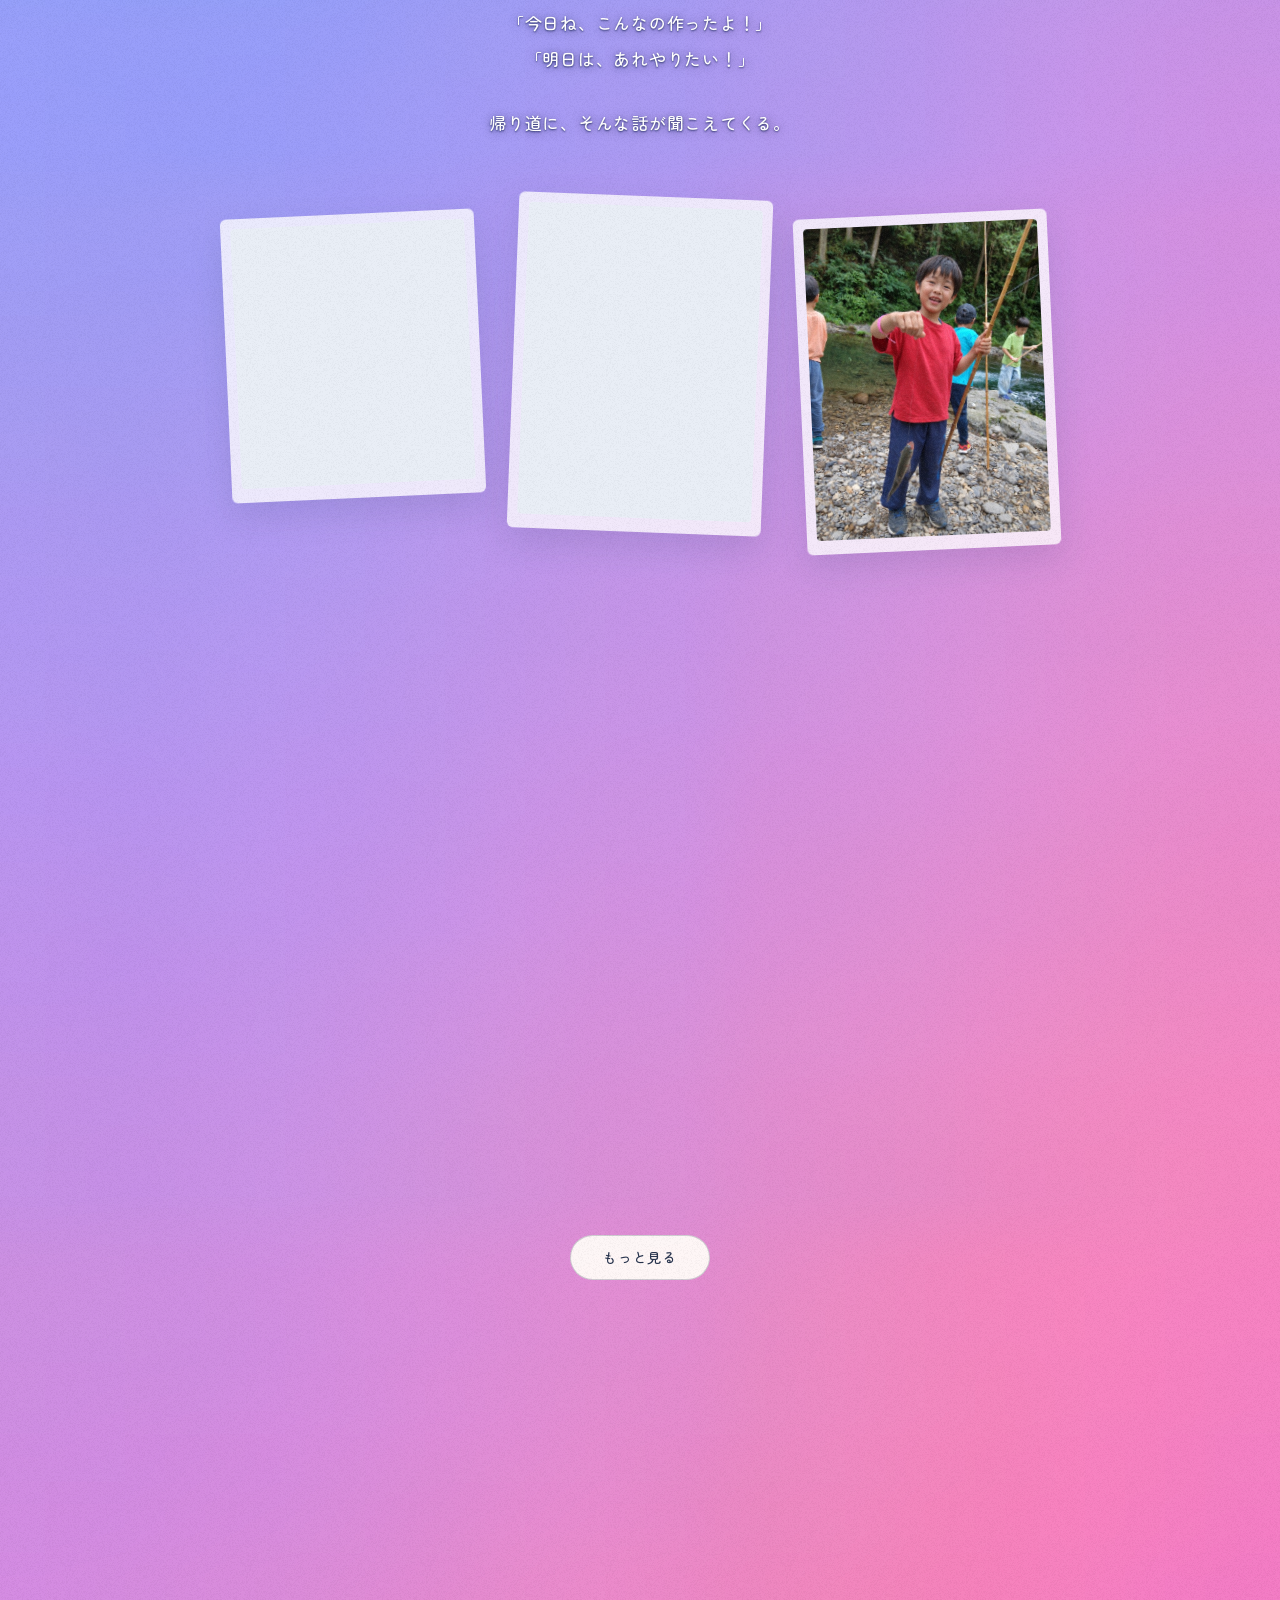
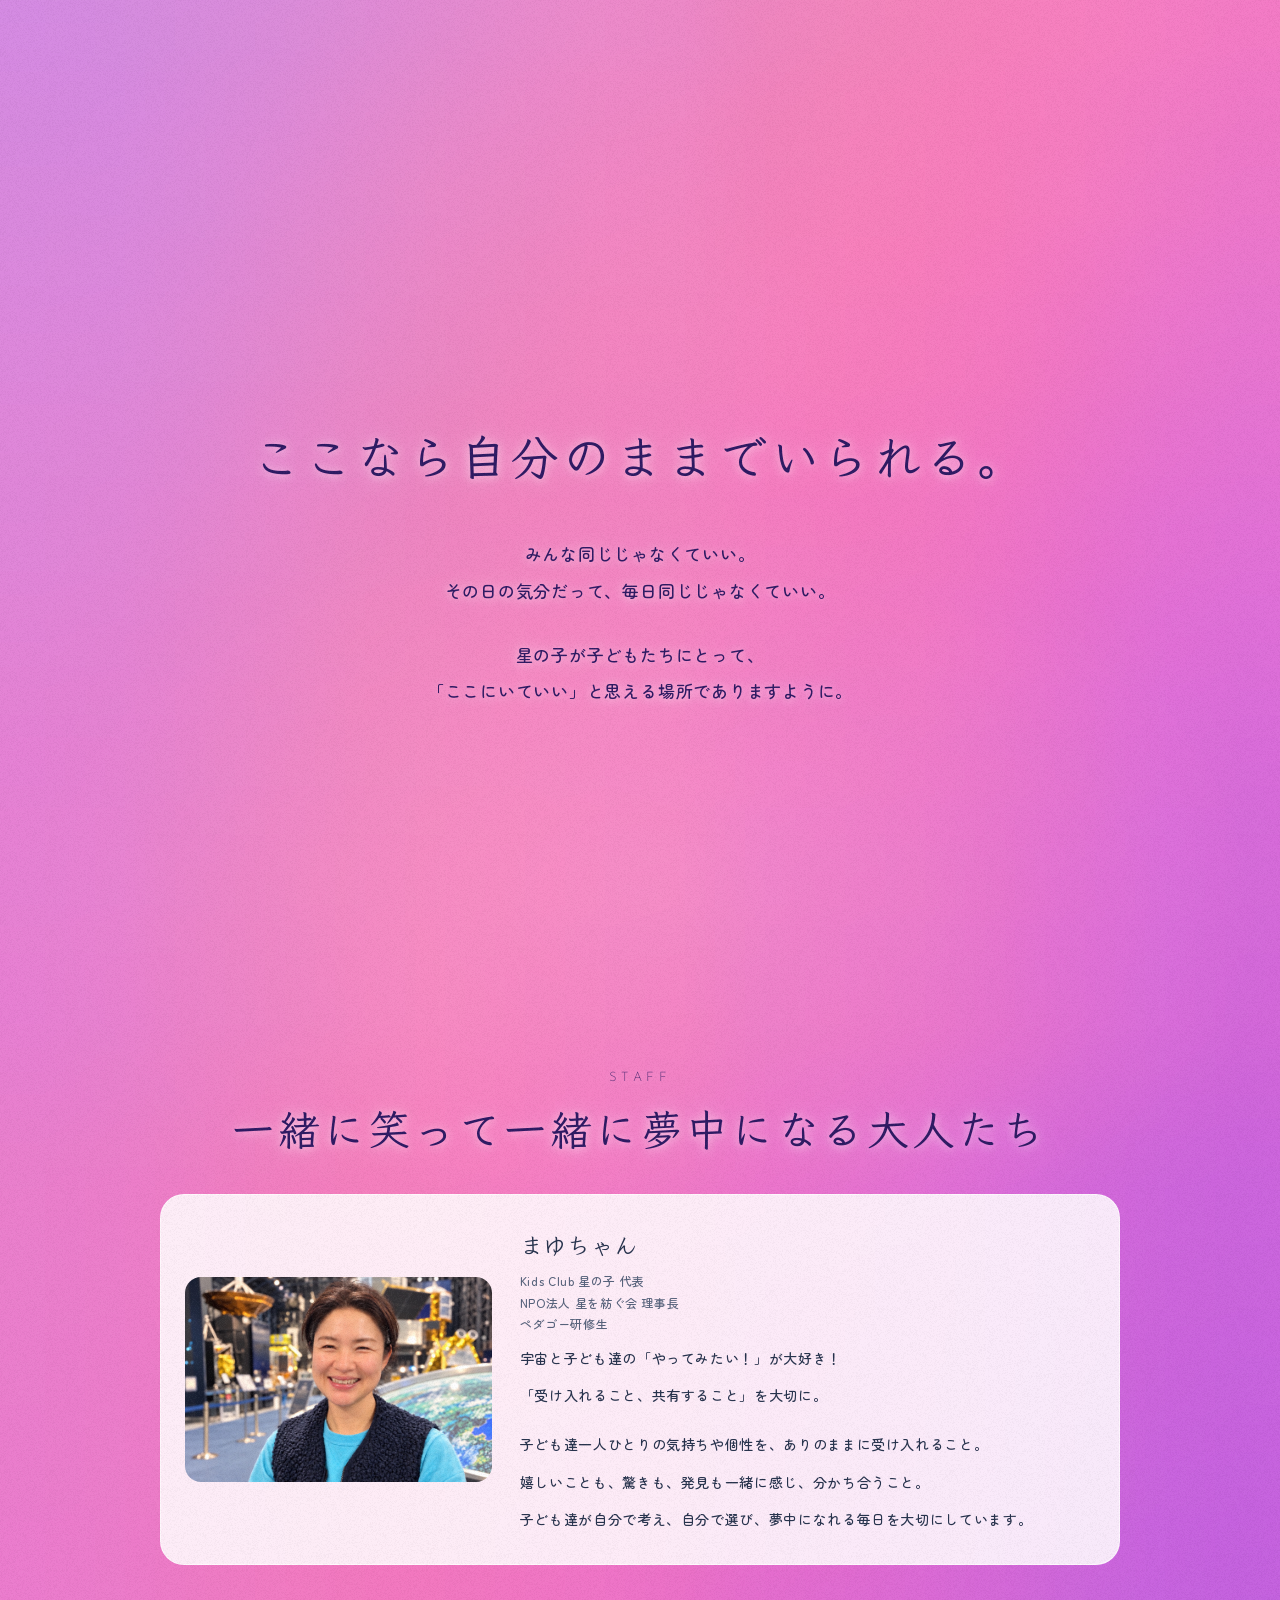
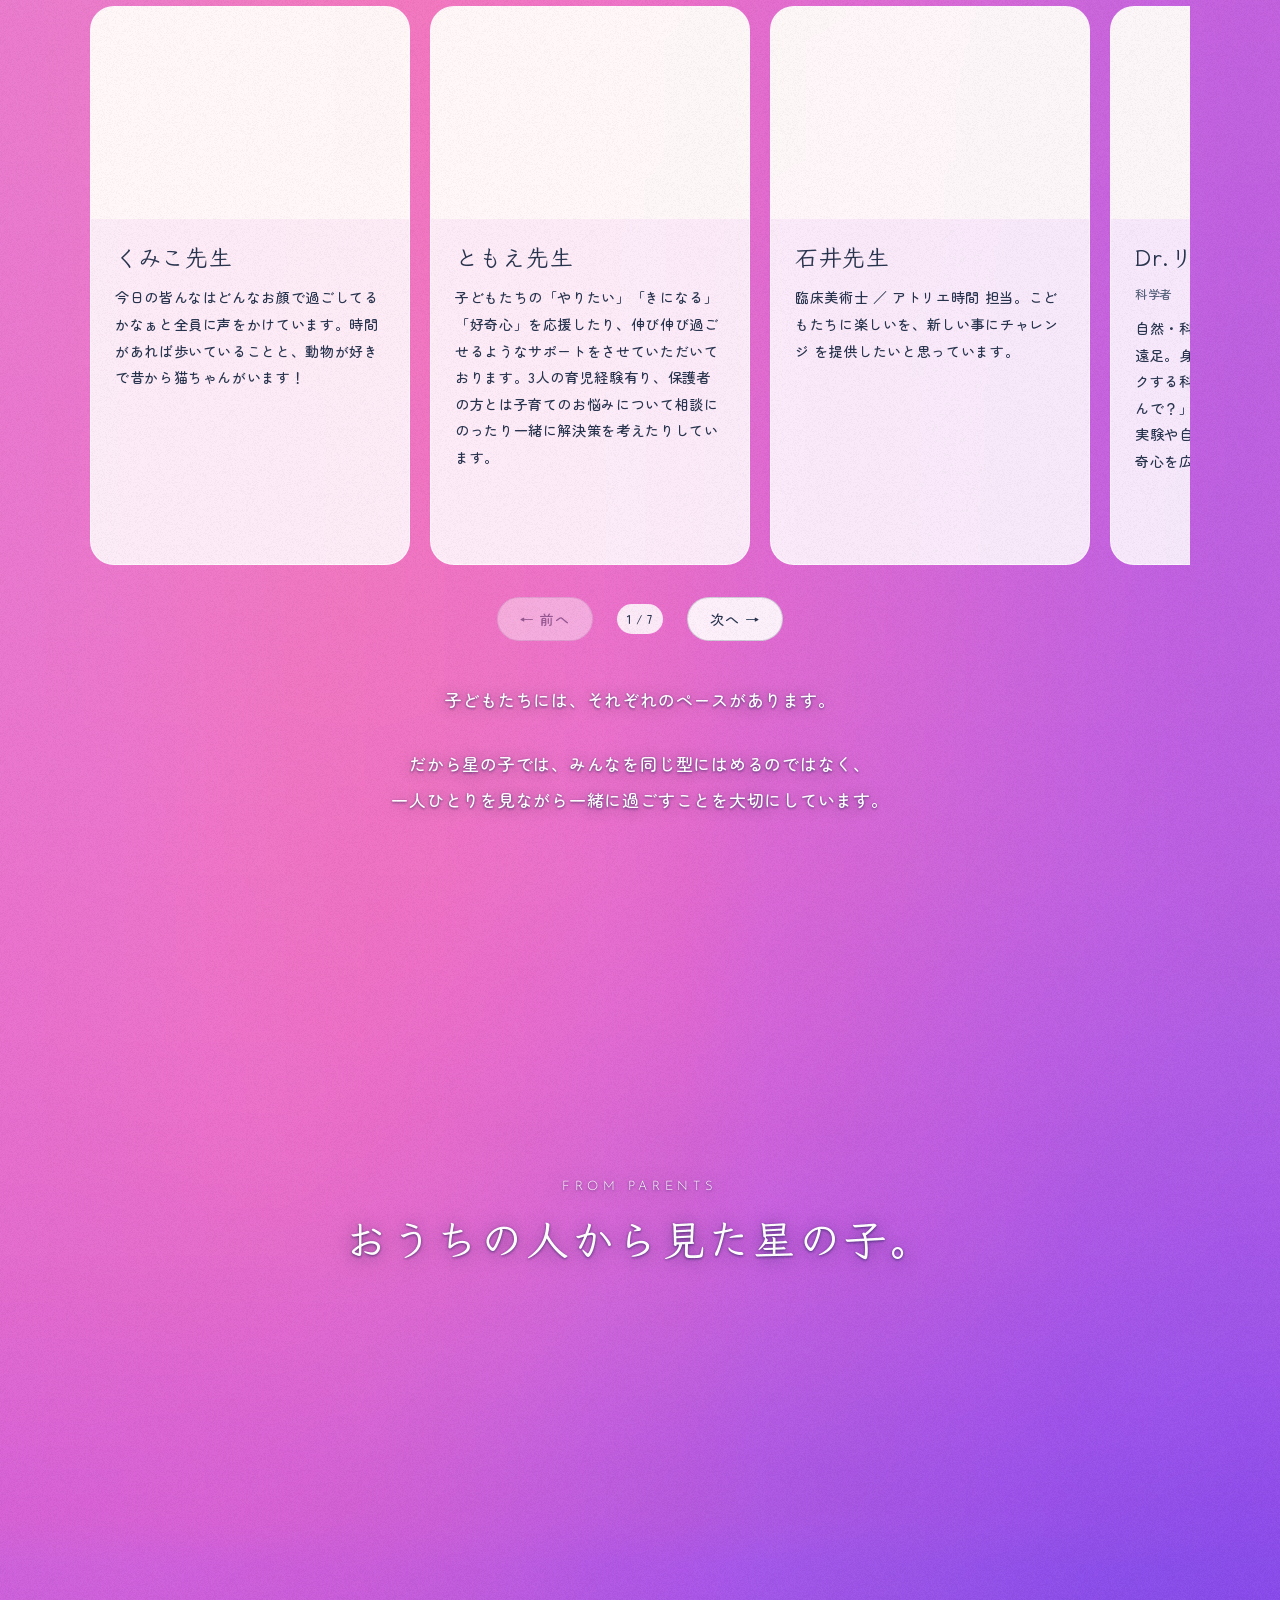
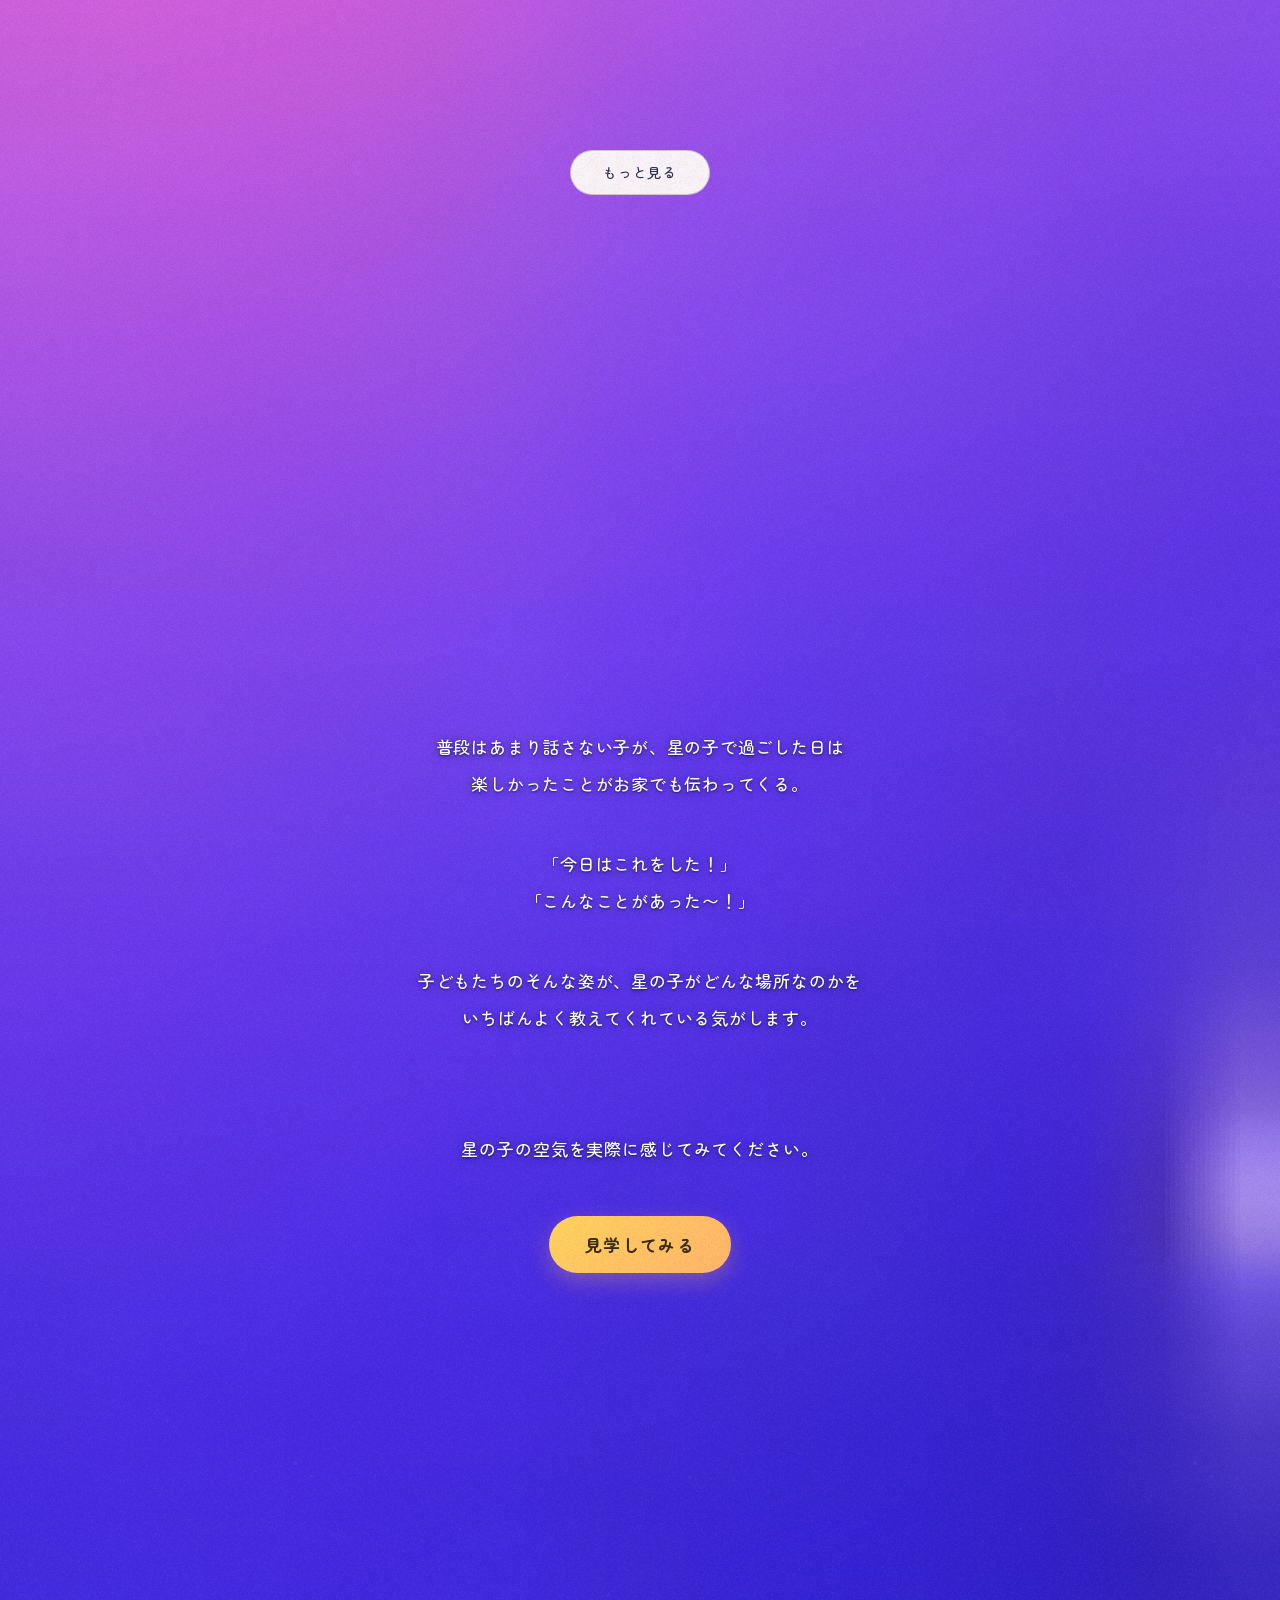
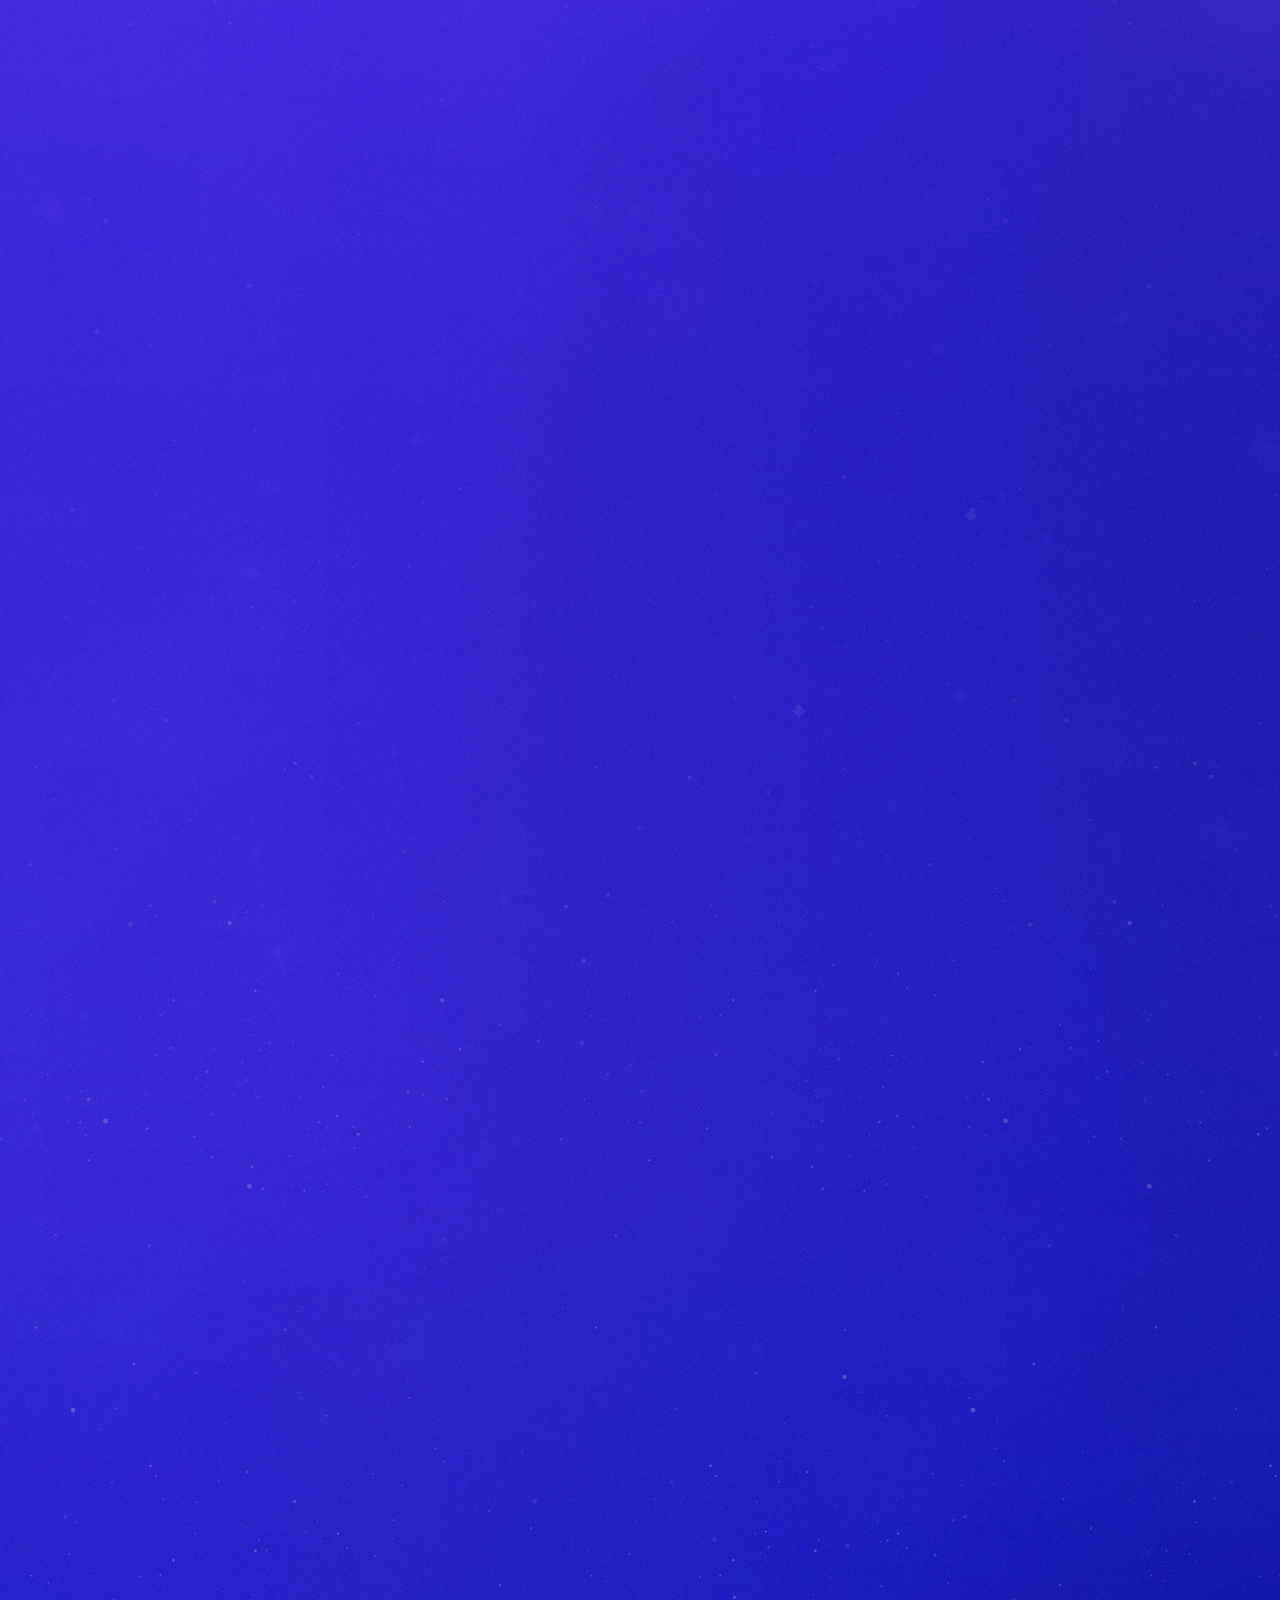
<file: compare/white-text/index.html>
<!doctype html>
<html lang="ja">
<head>
<meta charset="utf-8">
<meta name="viewport" content="width=device-width, initial-scale=1, viewport-fit=cover">
<meta name="robots" content="noindex, nofollow">
<script>document.documentElement.classList.add('js')</script>
<title>浦和美園の民間学童｜Kids Club 星の子</title>
<meta name="description" content="浦和美園・さいたま市緑区美園の民間学童、Kids Club 星の子。子どもたちの「やってみたい！」を大切に、遊び・工作・科学・自然体験などを楽しめる場所です。先生紹介、料金、利用時間、アクセス、見学のご案内をご覧いただけます。">
<link rel="canonical" href="https://niniko99.github.io/hoshinoko-lp/">
<link rel="preconnect" href="https://fonts.googleapis.com">
<link rel="preconnect" href="https://fonts.gstatic.com" crossorigin>
<link href="https://fonts.googleapis.com/css2?family=Klee+One:wght@400;600&family=Zen+Maru+Gothic:wght@400;500;700&family=Josefin+Sans:wght@300;400;500;600;700&display=swap" rel="stylesheet">
<link rel="stylesheet" href="css/base.css?v=20261110-monochrome-social1">
<link rel="stylesheet" href="css/sections.css?v=20261111-access-center1">
<link rel="stylesheet" href="css/space.css?v=20261110-photo-replay1">
<link rel="stylesheet" href="css/typography.css?v=20261027-read-weight2">
</head>
<body>

<svg width="0" height="0" style="position:absolute" aria-hidden="true">
  <symbol id="i-star" viewBox="0 0 24 24"><path d="M12 2.5l2.8 6 6.6.7-4.9 4.5 1.4 6.5L12 16.9l-5.9 3.3 1.4-6.5-4.9-4.5 6.6-.7z"/></symbol>
  <symbol id="i-camera" viewBox="0 0 64 64"><path d="M8 20h10l4-6h20l4 6h10v30H8z"/><circle cx="32" cy="35" r="9"/></symbol>
</svg>

<style>
.draft-bar{position:fixed;left:0;right:0;top:0;z-index:60;padding:calc(5px + env(safe-area-inset-top,0px)) 16px 5px;background:rgba(18,26,58,.8);-webkit-backdrop-filter:blur(8px);backdrop-filter:blur(8px);color:#fff;font:500 11.5px/1.5 "Zen Maru Gothic","Hiragino Maru Gothic ProN","Hiragino Sans",sans-serif;letter-spacing:.06em;text-align:center}
.site-header{top:var(--draft-bar-height,28px)}
@media(max-width:360px){.site-header{top:var(--draft-bar-height,48px)}}
</style>
<div class="draft-bar" data-nosnippet>更新：<time datetime="2026-11-11T10:14:09+09:00">2026/11/11 10:14</time>（JST）｜【要確認】は仮の内容です</div>
<header class="site-header" data-tone="light">
  <a class="brand" href="#top" aria-label="浦和美園の民間学童 Kids Club 星の子 トップへ">
    <img class="brand-mark" src="assets/src/hoshinoko-octopus-transparent.png" alt="" width="24" height="24" decoding="async">
    <span class="brand-identity"><span class="brand-sub">Kids Club</span><span class="brand-name">星の子</span></span>
    <span class="brand-area">浦和美園の民間学童</span>
  </a>
  <nav class="header-actions">
    <a class="header-cta" href="#price">ご利用案内</a>
    <a class="social-link social-link-line" href="https://line.me/R/ti/p/@274rrxlm" target="_blank" rel="noopener noreferrer" aria-label="公式LINE（新しいタブで開きます）" title="公式LINE">
      <svg viewBox="0 0 32 32" aria-hidden="true" focusable="false"><path fill="currentColor" d="M16 4C8.8 4 3 8.6 3 14.3c0 5.1 4.7 9.4 11 10.2l-.7 3.5c-.1.5.3.7.7.4 1.2-.7 6.6-4.2 9.5-7.2C27 18 29 16 29 14.3 29 8.6 23.2 4 16 4Z"/><text x="16" y="17.6" text-anchor="middle" fill="#171717" font-family="Arial,Helvetica,sans-serif" font-size="8.5" font-weight="700" letter-spacing="0">LINE</text></svg>
    </a>
    <a class="social-link social-link-instagram" href="https://www.instagram.com/hoshinoko42/" target="_blank" rel="noopener noreferrer" aria-label="星の子のInstagram（新しいタブで開きます）" title="Instagram">
      <svg viewBox="0 0 24 24" aria-hidden="true" focusable="false"><rect x="3" y="3" width="18" height="18" rx="5.2" fill="none" stroke="currentColor" stroke-width="1.9"/><circle cx="12" cy="12" r="4.2" fill="none" stroke="currentColor" stroke-width="1.9"/><circle cx="17.7" cy="6.3" r="1.2" fill="currentColor"/></svg>
    </a>
  </nav>
</header>

<main id="top">
  <!-- 背景：ページと一緒に流れる、ひと続きの宇宙。星はいちばん上から下までずっと見えていて、
       空の色だけが変わっていく（青 → 水色 → ピンク → 紫 → 藍 → 深い星空）。位置はJSが決める -->
  <div class="world-bg" aria-hidden="true">
    <div class="world-glow"></div>
    <div class="world-tex"></div>
    <div class="world-planet"></div>
    <div class="world-stars"></div>
    <div class="world-milky"><i class="glow"></i><i class="dust"></i></div>
  </div>

  <!-- 1 世界観 -->
  <section class="s-hero" id="hero">
    <div class="hero-inner">
      <h1 class="hero-copy">
        <span class="line reveal">この美しい世界を楽しむために</span>
        <span class="line reveal" style="--d:.35s">生まれてきた、すべての人へ。</span>
      </h1>
      <p class="hero-brand reveal" style="--d:.8s"><span>Kids Club</span>星の子</p>
    </div>
    <a class="scroll-cue" href="#yattemitai" aria-label="下へスクロール"><span class="scroll-cue-label" aria-hidden="true">SCROLL</span><span class="scroll-cue-arrow" aria-hidden="true"></span></a>
  </section>

  <!-- 2 やってみたい！ -->
  <section class="s-word" id="yattemitai">
    <h2 class="big-word reveal"><span class="marker">「やってみたい！」</span><br>が叶う場所。</h2>
    <p class="lead reveal" style="--d:.35s">浦和美園・さいたま市緑区美園にある<br>子どもたちの「やってみたい！」を<br class="sp">応援する民間学童です。</p>
  </section>

  <!-- 3 選ぶ・決める・やってみる・夢中になる -->
  <section class="s-choose" id="choose">
    <p class="mid-word reveal">放課後は子ども達にとって<br>唯一の自由時間。</p>
    <ul class="blobs">
      <li class="blob b-pink reveal">自分で<br>選ぶ。</li>
      <li class="blob b-yellow reveal" style="--d:.2s">自分で<br>決める。</li>
      <li class="blob b-mint reveal" style="--d:.4s">やって<br>みる。</li>
      <li class="blob b-blue reveal" style="--d:.6s">夢中に<br>なる。</li>
    </ul>
  </section>

  <!-- 4 好奇心の種 -->
  <section class="s-word" id="seeds">
    <p class="mid-word reveal">本物にふれる。</p>
    <p class="mid-word reveal" style="--d:.3s">心が動く体験を！</p>
    <div class="read reveal" style="--d:.6s">
      <p>大人が決めた「今日やること」ではなく、<br>その日の「やってみたい！」から始まる。</p>
      <p>つくってもいい。外で遊んでもいい。<br>友達と遊んでもいい。<br class="sp">ひとりで、とことん夢中になってもいい。</p>
      <p>星の子が大切にしているのは、<br><b>その子が、その子らしくいられる時間</b>です。</p>
    </div>
  </section>

  <!-- 5 子どもたちの写真 -->
  <section class="s-photos" id="photos" aria-label="星の子の子どもたち">
    <ul class="gallery">
      <li class="g reveal"><div class="ph-box filled"><img src="assets/photos/photo-kenbikyo-person-removed-20261031.jpg?v=20261031-removed1" alt="顕微鏡をのぞきこむ子ども" loading="lazy" decoding="async"></div></li>
      <li class="g reveal" style="--d:.08s"><div class="ph-box filled"><img src="assets/photos/photo-cake.jpg?v=1007c" alt="ケーキにクリームをしぼる子ども" loading="lazy" decoding="async"></div></li>
      <li class="g g-mwide reveal" style="--d:.16s"><div class="ph-box filled"><img src="assets/photos/photo-amimono.jpg?v=1007c" alt="かぎ針で編みものをする子どもたち" loading="lazy" decoding="async"></div></li>
      <li class="g g-full reveal" style="--d:.24s"><div class="ph-box filled"><img src="assets/photos/photo-bus-approved.png?v=20261014-approved1" alt="遠足のバスの中ではしゃぐ子どもたち" loading="lazy" decoding="async"></div></li>
    </ul>
    <p class="swipe-hint" aria-hidden="true">← スワイプ →</p>
  </section>

  <!-- 6 いっぱい遊ぼう -->
  <section class="s-word" id="play">
    <p class="big-word reveal">知らなかった世界に<br>会いにいこう。</p>
  </section>

  <!-- 7 できること -->
  <section class="s-can" id="can">
    <h2 class="sec-title reveal"><small>What we do</small>星の子でできること</h2>
    <p class="lead reveal" style="--d:.2s">好奇心の種をまく。</p>
    <ul class="cans">
      <li class="can reveal" style="--c:var(--blue-soft)"><svg class="ico" viewBox="0 0 64 64" aria-hidden="true"><path d="M24 8h16M27 8v16L13.5 47.5a6 6 0 0 0 5.2 9h26.6a6 6 0 0 0 5.2-9L37 24V8"/><path d="M17.8 40h28.4"/><circle cx="29" cy="48" r="2.4"/><circle cx="38" cy="45" r="1.6"/></svg><b>科学</b><span>実験や工作</span><p class="can-note">「なんで？」を<br>自分の手で確かめてみる。</p></li>
      <li class="can reveal" style="--d:.08s;--c:var(--pink-soft)"><svg class="ico" viewBox="0 0 64 64" aria-hidden="true"><path d="M32 9C18.2 9 8 18.8 8 31c0 11.6 9 21 20.4 21 3.3 0 5-2 5-4.4 0-3-2.8-4-2.8-6.8 0-2.5 2-4.4 4.6-4.4h5.4C49.4 36.4 56 31 56 23.8 56 15 45.6 9 32 9z"/><circle cx="20" cy="27" r="3"/><circle cx="29" cy="18.5" r="3"/><circle cx="40.5" cy="19.5" r="3"/><circle cx="19.5" cy="39" r="3"/></svg><b>アート</b><span>折り紙・絵・絵本作り</span><p class="can-note">頭の中にあるものを、<br>自由にかたちにしてみる。</p></li>
      <li class="can reveal" style="--d:.16s;--c:var(--mint-soft)"><svg class="ico" viewBox="0 0 64 64" aria-hidden="true"><path d="M32 56V30"/><path d="M32 34c0-10 8-16 18-16 0 10-8 16-18 16z"/><path d="M32 42c0-8-6-13-14-13 0 8 6 13 14 13z"/><path d="M18 56h28"/></svg><b>自然</b><span>外遊び・虫・植物</span><p class="can-note">触って、見つけて、驚いて。<br>世界のおもしろさに出会う。</p></li>
      <li class="can reveal" style="--d:.24s;--c:var(--yellow-soft)"><svg class="ico" viewBox="0 0 64 64" aria-hidden="true"><path d="M12 30h40v13a11 11 0 0 1-11 11H23a11 11 0 0 1-11-11z"/><path d="M7 30h50M27 30v-3.5h10V30"/><path d="M24 20c-3-3 3-5.5 0-9M32 20c-3-3 3-5.5 0-9M40 20c-3-3 3-5.5 0-9"/></svg><b>料理</b><span>パン作り・夢のごはん</span><p class="can-note">つくる楽しさも、<br>みんなで食べるおいしさも。</p></li>
      <li class="can reveal" style="--d:.32s;--c:var(--blue-soft)"><svg class="ico" viewBox="0 0 64 64" aria-hidden="true"><rect x="14" y="20" width="36" height="36" rx="10"/><path d="M24 20v-4a8 8 0 0 1 16 0v4"/><path d="M22 38h20v10H22z"/></svg><b>遠足</b><span>ピクニック・おでかけ</span><p class="can-note">いつもの場所を飛び出したら、<br>はじめての世界が待っている。</p></li>
      <li class="can reveal" style="--d:.4s;--c:var(--pink-soft)"><svg class="ico" viewBox="0 0 64 64" aria-hidden="true"><path d="m13 30 27-16 8 14-27 16zM10 31l4-2 8 14-4 2zM39 14l5-3 10 18-5 3M32 38v18M32 43 21 56M32 43l11 13"/><path d="m15 9 1.5 3 3.5.5-2.5 2.5.5 3.5-3-1.7-3 1.7.5-3.5-2.5-2.5 3.5-.5zM52 43v6M49 46h6"/></svg><b>宇宙</b><span>天体望遠鏡・星・惑星・ISS</span><p class="can-note">見上げた空の、その先へ。<br>月も、土星も、木星も。<br>星の子の屋上はもう宇宙。</p></li>
    </ul>
    <ul class="scatter wide">
      <li class="ph reveal"><div class="ph-box filled"><img src="assets/photos/photo-mizuasobi.jpg?v=1007c" alt="水鉄砲で水あそびをする子どもたち" loading="lazy" decoding="async"></div></li>
      <li class="ph reveal" style="--d:.12s"><div class="ph-box filled"><img src="assets/photos/photo-fuusen.jpg?v=1007c" alt="風船をふくらませる子どもたち" loading="lazy" decoding="async"></div></li>
      <li class="ph reveal" style="--d:.24s"><div class="ph-box filled science-photo"><img src="assets/photos/photo-science-table-expanded-v2-20261027.png" alt="白衣の先生と子どもたちが机を囲んで実験する様子" loading="lazy" decoding="async"></div></li>
    </ul>
    <div class="read reveal">
      <p>「これ、おもしろい！」<br>「もっとやってみたい！」</p>
      <p>そんなふうに心が動く瞬間を<br><b>たくさん見つけてほしい。</b></p>
    </div>
  </section>

  <!-- 8 1日の流れ -->
  <section class="s-day" id="day">
    <h2 class="sec-title reveal"><small>One day</small>星の子の1日</h2>
    <ol class="flow">
      <li class="reveal"><svg class="ico" viewBox="0 0 64 64" aria-hidden="true" focusable="false"><path d="M10 29 32 11l22 18"/><path d="M16 27v26h32V27"/><path d="M27 53V39h10v14"/><path class="day-accent" d="M32 21l1.8 3.6 4 .6-2.9 2.8.7 4-3.6-1.9-3.6 1.9.7-4-2.9-2.8 4-.6z"/></svg><b>ただいま</b><span class="flow-note">学校が終わったら、<br>星の子へ。</span></li>
      <li class="reveal" style="--d:.1s"><svg class="ico" viewBox="0 0 64 64" aria-hidden="true" focusable="false"><path d="M24 13a9 9 0 0 1 16 0l15 27a10 10 0 0 1-9 15H18a10 10 0 0 1-9-15Z"/><path class="day-accent" d="M25 34h14v21H25z"/></svg><b>おやつ</b><span class="flow-note">ほっとひと息。</span></li>
      <li class="reveal" style="--d:.2s"><svg class="ico" viewBox="0 0 64 64" aria-hidden="true" focusable="false"><path d="M23 43c0-5-8-8-8-18a17 17 0 0 1 34 0c0 10-8 13-8 18Z"/><path d="M24 49h16M27 55h10"/><path class="day-accent" d="m26 29 6-7 6 7-6 7z"/><path d="M32 5V2M8 11l-3-3M56 11l3-3M6 28H2M58 28h4"/></svg><b>今日は<br>なにする？</b><span class="flow-note">今日の自分が<br>やりたいことを。</span></li>
      <li class="reveal" style="--d:.3s"><svg class="ico" viewBox="0 0 64 64" aria-hidden="true" focusable="false"><path d="m32 8 17 20-17 20-17-20Z"/><path d="M32 8v40M15 28h34"/><path d="M32 48c-5 5 7 7 1 13"/><path class="day-accent" d="m32 13 12 15H32Z"/></svg><b>遊ぶ・つくる・<br>夢中になる</b></li>
      <li class="reveal" style="--d:.4s"><svg class="ico" viewBox="0 0 64 64" aria-hidden="true" focusable="false"><circle cx="22" cy="15" r="7"/><circle cx="44" cy="24" r="6"/><path d="M11 55V36a11 11 0 0 1 22 0v19M35 55V42a9 9 0 0 1 18 0v13M33 41l6 4"/><path class="day-accent" d="M18 38h8M41 44h6"/></svg><b>お迎え</b><span class="flow-note">「えー、もうお迎え？」</span></li>
    </ol>
    <p class="swipe-hint" aria-hidden="true">← スワイプ →</p>
    <p class="today-big reveal" aria-label="今日も最高に楽しかった！"><span class="l">今日も最高に</span><span class="l">楽しかった！</span></p>
    <div class="read reveal">
      <p>「今日ね、こんなの作ったよ！」<br>「明日は、あれやりたい！」</p>
      <p>帰り道に、そんな話が聞こえてくる。</p>
    </div>
    <ul class="scatter tall">
      <li class="ph reveal"><div class="ph-box filled"><img src="assets/photos/photo-birthday.jpg?v=1007c" alt="お誕生日のケーキを囲む子どもたち" loading="lazy" decoding="async"></div></li>
      <li class="ph reveal" style="--d:.12s"><div class="ph-box filled"><img src="assets/photos/photo-amenohi.jpg?v=1007c" alt="雨の日、ひとつの傘で帰る子どもたちの後ろ姿" loading="lazy" decoding="async"></div></li>
      <li class="ph reveal pc-only" style="--d:.24s"><div class="ph-box filled"><img src="assets/photos/photo-kawa.jpg?v=1007c" alt="川で釣った魚を見せてくれる子ども" loading="lazy" decoding="async"></div></li>
    </ul>
  </section>

  <!-- 9 子どもたちの声（まゆちゃんが実際に聞いた言葉） -->
  <section class="s-kidsvoice" id="kidsvoice">
    <h2 class="sec-title reveal"><small>Voices</small>星の子から<br class="sp">聞こえてきたこと。</h2>
    <ul class="kv-list" data-voices-initial="3">
      <li class="kv kv-big reveal">初めて自分の居場所を見つけた</li>
      <li class="kv reveal">いろんなジャンルの遊びが出来て飽きない！</li>
      <li class="kv reveal">先生がとっても優しい</li>
      <li class="kv reveal">年上のお兄さんとも遊べて楽しい、宿題も教えてもらえる</li>
      <li class="kv reveal">とにかく大好き！</li>
      <li class="kv reveal">自由に過ごせる！</li>
      <li class="kv reveal">自分に合ってる！</li>
      <li class="kv reveal">アポロが可愛い！</li>
      <li class="kv reveal">たくさんの友達がいる！</li>
      <li class="kv reveal">お迎え早すぎ〜！！</li>
      <li class="kv reveal">星の子のおにぎりもパンも、本当に特別に美味しい！</li>
      <li class="kv reveal">わたあめが作れる</li>
      <li class="kv reveal">俺は3年も2年も友達がいるから。</li>
      <li class="kv reveal">え？今日1日星の子？よっしゃー！</li>
      <li class="kv kv-big reveal">楽しくて幸せな学童</li>
      <li class="kv reveal">みんなでチャンバラが楽しい</li>
      <li class="kv reveal">季節ごとに変わる遠足がすごく楽しい</li>
      <li class="kv reveal">実験がおもしろい</li>
      <li class="kv reveal">リン先生が面白い</li>
    </ul>
    <div class="read reveal">
      <p>子どもたちにとって星の子が、<br>「行かなきゃいけない場所」ではなく、</p>
      <p><b>「今日も行きたい場所」でありたい。</b></p>
    </div>
    <div class="cta-mid reveal">
      <p>こんなふうに過ごす毎日を<br class="sp">一度のぞいてみませんか。</p>
      <a class="btn-mid" href="https://line.me/R/ti/p/@274rrxlm" target="_blank" rel="noopener noreferrer" aria-label="見学してみる（公式LINE・新しいタブで開きます）">見学してみる</a>
    </div>
  </section>

  <!-- 10 ここなら、自分のままでいられる -->
  <section class="s-word" id="belonging">
    <h2 class="mid-word reveal">ここなら<br class="sp">自分のままでいられる。</h2>
    <div class="read reveal" style="--d:.3s">
      <p>みんな同じじゃなくていい。<br>その日の気分だって、毎日同じじゃなくていい。</p>
      <p>星の子が子どもたちにとって、<br>「ここにいていい」と思える場所でありますように。</p>
    </div>
  </section>

  <!-- 11 スタッフ -->
  <section class="s-staff" id="staff">
    <h2 class="sec-title reveal" id="staff-title"><small>Staff</small>一緒に笑って<br class="sp">一緒に夢中になる大人たち</h2>
    <article class="staff staff-representative" aria-labelledby="mayu-name">
          <div class="staff-photo"><img src="assets/photos/staff/mayu.jpg" alt="まゆちゃん" loading="lazy" decoding="async"></div>
          <div class="staff-copy"><h3 id="mayu-name">まゆちゃん</h3>
            <p class="staff-role">Kids Club 星の子 代表<br>NPO法人 星を紡ぐ会 理事長<br>ペダゴー研修生</p>
            <p>宇宙と子ども達の「やってみたい！」<span class="staff-phrase">が大好き！</span></p>
            <p class="staff-principle">「受け入れること、共有すること」<span class="staff-phrase">を大切に。</span></p>
            <p>子ども達一人ひとりの気持ちや個性を、ありのままに受け入れること。</p>
            <p>嬉しいことも、驚きも、発見も一緒に感じ、分かち合うこと。</p>
            <p>子ども達が自分で考え、自分で選び、夢中になれる毎日を大切にしています。</p>
          </div>
    </article>
    <div class="staff-carousel" role="region" aria-labelledby="staff-title">
      <p class="swipe-hint" id="staff-hint">横にスワイプして、みんなの紹介を見る <span aria-hidden="true">→</span></p>
      <ul class="staff-list" id="staff-cards" tabindex="0" aria-label="先生とあぽろの紹介" aria-describedby="staff-hint">
        <li class="staff">
          <div class="staff-photo"><img src="assets/photos/staff/kumiko-cherry.jpg" alt="くみこ先生（桜の木の横で手を上げている写真）" loading="lazy" decoding="async"></div>
          <div class="staff-copy"><h3>くみこ先生</h3><p>今日の皆んなはどんなお顔で過ごしてるかなぁと全員に声をかけています。時間があれば歩いていることと、動物が好きで昔から猫ちゃんがいます！</p>
          </div>
        </li>
        <li class="staff">
          <div class="staff-photo"><img src="assets/photos/staff/tomoe-smile-20261027.jpg" alt="ともえ先生（本を手に微笑む写真）" loading="lazy" decoding="async"></div>
          <div class="staff-copy"><h3>ともえ先生</h3><p>子どもたちの「やりたい」「きになる」「好奇心」を応援したり、伸び伸び過ごせるようなサポートをさせていただいております。3人の育児経験有り、保護者の方とは子育てのお悩みについて相談にのったり一緒に解決策を考えたりしています。</p></div>
        </li>
        <li class="staff">
          <div class="staff-photo staff-photo-wide"><img src="assets/photos/staff/ishii-gentle-zoomout-v4.png" alt="石井先生（広いアトリエの中で制作する姿）" loading="lazy" decoding="async"></div>
          <div class="staff-copy"><h3>石井先生</h3><p>臨床美術士 ／ アトリエ時間 担当。こどもたちに楽しいを、新しい事にチャレンジ を提供したいと思っています。</p></div>
        </li>
        <li class="staff">
          <div class="staff-photo"><img src="assets/photos/staff/dr-rin.jpg" alt="Dr.リン先生" loading="lazy" decoding="async"></div>
          <div class="staff-copy"><h3>Dr.リン先生</h3><p class="staff-role">科学者</p><p>自然・科学・探究活動／特別イベント・遠足。身近な自然の不思議から、ワクワクする科学の世界まで！ 子ども達の「なんで？」「やってみたい！」を大切に、実験や自然観察、遠足などを通して、好奇心を広げてくれる先生です。</p></div>
        </li>
        <li class="staff">
          <div class="staff-photo"><img src="assets/photos/staff/wakky-restored-v1.png" alt="わっきー先生" loading="lazy" decoding="async"></div>
          <div class="staff-copy"><h3>わっきー先生</h3><p class="staff-role">本気で遊ぶ探究担当・子どもサポーター</p><p>星の子が皆さんの安心できる楽しい居場所になるよう、スタッフと一緒に考えています！子どもたちと同じ目線で遊び、挑戦することが大好きです！</p><p>子どもサポーターとして、日々の気になることやちょっとした困りごとなど、保護者の方からも、お子さんご本人からもご相談をお受けしています。</p></div>
        </li>
        <li class="staff">
          <div class="staff-photo"><img src="assets/photos/staff/nozomi.jpg" alt="のぞみ先生" loading="lazy" decoding="async"></div>
          <div class="staff-copy"><h3>のぞみ先生</h3><p class="staff-role">子どもサポーター</p><p>埼玉県外に在住のため遠隔でのサポートになりますが、星の子を利用する皆さんが、自分らしく安心して過ごせるようにお手伝いしたいと思っています！</p><p>子育てや発達などについて、保護者の方やお子さんご本人からのご相談も、遠隔でお受けできます。ご希望の方は、星の子までお知らせください。</p></div>
        </li>
        <li class="staff staff-apollo">
          <div class="staff-photo"><img src="assets/photos/staff/apollo-landscape-3x2.png" alt="あぽろ" loading="lazy" decoding="async"></div>
          <div class="staff-copy"><h3>あぽろ</h3><p class="staff-kind">ほっこり担当</p><p>星の子のLOVOT、あぽろです。みんなのそばにいるのが大好き！ 遊ぶ日も、ちょっとひと休みしたい日も。そっと寄り添い、ぬくもりを届けます。今日も「だっこして〜！」と、みんなのところへ。</p></div>
        </li>
      </ul>
      <div class="staff-controls" hidden>
        <button class="staff-prev" type="button" aria-controls="staff-cards" aria-label="前の紹介を見る"><span aria-hidden="true">←</span> 前へ</button>
        <span class="staff-position" role="status" aria-live="polite" aria-atomic="true">1 / 7</span>
        <button class="staff-next" type="button" aria-controls="staff-cards" aria-label="次の紹介を見る">次へ <span aria-hidden="true">→</span></button>
      </div>
    </div>
    <div class="read reveal">
      <p>子どもたちには、それぞれのペースがあります。</p>
      <p>だから星の子では、みんなを同じ型にはめるのではなく、<br><b>一人ひとりを見ながら一緒に過ごすこと</b>を大切にしています。</p>
    </div>
  </section>

  <!-- 10 保護者の声 -->
  <section class="s-voices" id="voices">
    <h2 class="sec-title reveal"><small>From Parents</small>おうちの人から見た<br class="sp">星の子。</h2>
    <ul class="voices" data-voices-initial="3">
      <li class="voice voice-big reveal"><p>子どもにとって、とても大切な居場所</p></li>
      <li class="voice voice-big reveal"><p>先生も一人ひとりに親身に寄り添ってくださるので、安心してお任せできます</p></li>
      <li class="voice reveal"><p>日々の様子も写真で送ってくださるので安心できます</p></li>
      <li class="voice reveal"><p>長期休みだけ利用していますが、子どもは毎回とても楽しみにしていて、たとえ1時間しかなくても行きたがるほどです。好きなことを自由に、指図されずに楽しめる、子どもにとって楽園のような場所なのだと思います。</p></li>
      <li class="voice reveal"><p>子供のどんな面も肯定してくれる場所！</p></li>
      <li class="voice reveal"><p>それぞれの子が自分らしくのびのび過ごせる場所！</p></li>
      <li class="voice voice-big reveal"><p>もうひとつの家みたいな場所！</p></li>
      <li class="voice reveal"><p>夕方の疲れモードで迎えに行っても、素敵な玄関のシーサーと優しい先生のお顔を見たら和む場所♡</p></li>
      <li class="voice reveal"><p>星の子の食べ物には、魔法がかかってる</p></li>
      <li class="voice reveal"><p>子どもにとって遊ぶことは生きること</p></li>
      <li class="voice reveal"><p>学校で学んで星の子で遊ぶ。それを思いっきりさせてくれるのが星の子だと思っています！</p></li>
      <li class="voice voice-big reveal"><p>唯一無二の学童</p></li>
      <li class="voice reveal"><p>星の子ではのびのび過ごしています</p></li>
      <li class="voice reveal"><p>優しいお兄さん達に出会えて息子は幸せ者です</p></li>
      <li class="voice reveal"><p>自然の中で初めての釣りにも挑戦でき、とても貴重な経験になりました</p></li>
      <li class="voice reveal"><p>ものづくりや体験など、普段学校では学べないようなことも取り入れてくださる</p></li>
      <li class="voice reveal"><p>クッキー作り・工作・科学の実験など、色々な体験をさせていただける</p></li>
      <li class="voice reveal"><p>自ら能動的に遊びを見つけて、友達とたっぷり遊べる環境がありがたいです。学校とも家とも違う、子どもが安心できる大切な居場所。そして何より、先生の在り方や眼差しが素晴らしく、大きな愛を感じています。</p></li>
      <li class="voice reveal"><p>たくさんの本がある</p></li>
      <li class="voice reveal"><p>1人でゆっくり過ごしたい日も、みんなと遊びたい日もどちらも行きたくなる</p></li>
      <li class="voice reveal"><p>突然の休校などにも対応してくれて助かる</p></li>
      <li class="voice reveal"><p>自転車での登室や子どもの1人帰りなど、家庭の事情に合わせて柔軟に対応してもらえて助かる</p></li>
    </ul>
    <ul class="scatter tall">
      <li class="ph reveal"><div class="ph-box filled"><img src="assets/photos/photo-ohana.jpg?v=1007c" alt="お迎えのとき、お花をわたす子ども" loading="lazy" decoding="async"></div></li>
      <li class="ph reveal" style="--d:.12s"><div class="ph-box filled"><img src="assets/photos/photo-narabi.jpg?v=1007c" alt="公園の台の上にならぶ子どもたち" loading="lazy" decoding="async"></div></li>
    </ul>
    <div class="read reveal">
      <p>普段はあまり話さない子が、星の子で過ごした日は<br>楽しかったことがお家でも伝わってくる。</p>
      <p>「今日はこれをした！」<br>「こんなことがあった〜！」</p>
      <p>子どもたちのそんな姿が、星の子がどんな場所なのかを<br><b>いちばんよく教えてくれている気がします。</b></p>
    </div>
    <div class="cta-mid reveal">
      <p>星の子の空気を<br class="sp">実際に感じてみてください。</p>
      <a class="btn-mid" href="https://line.me/R/ti/p/@274rrxlm" target="_blank" rel="noopener noreferrer" aria-label="見学してみる（公式LINE・新しいタブで開きます）">見学してみる</a>
    </div>
  </section>

  <!-- 11 料金 -->
  <section class="s-price" id="price">
    <h2 class="sec-title reveal"><small>Price</small>料金<span class="tax">（税込み）</span></h2>
    <div class="price-card reveal">
      <dl class="prices">
        <div><dt>週3回</dt><dd><b class="num">20,000</b>円<small>／月</small></dd></div>
        <div><dt>週5回</dt><dd><b class="num">23,000</b>円<small>／月</small></dd></div>
        <div><dt>入会金</dt><dd><b class="num">10,000</b>円</dd></div>
        <div><dt>年間保険料</dt><dd><b class="num">1,000</b>円</dd></div>
        <div><dt>スポット利用</dt><dd><b class="num">1,100</b>円<small>／1時間</small></dd></div>
      </dl>
    </div>
    <div class="price-guidance reveal">
      <p class="price-note"><span>夏休みだけの</span><span>ご利用もできます。</span></p>
      <div class="price-sub">
        <p>毎週の利用だけでなく、<br>長期休暇やスポット利用についても<br>ご相談いただけます。</p>
        <p>ご家庭に合った利用方法について、<br>分からないことがあれば<br>お気軽にお問い合わせください。</p>
      </div>
    </div>
  </section>

  <!-- 12 アクセス・利用時間 -->
  <section class="s-access" id="access">
    <h2 class="sec-title reveal"><small>Access</small>アクセス・利用時間</h2>
    <div class="access-grid">
      <dl class="info-card reveal">
        <div><dt>平日</dt><dd><b class="num">8:30〜19:30</b></dd></div>
        <div><dt>学校休業日等</dt><dd><b class="num">8:00〜19:30</b><small>ご利用の際は事前予約をお願いいたします</small></dd></div>
        <div class="access-pickup"><dt>通い方・お迎え</dt><dd><p>星の子へ直接来られるお子さんは、どの小学校からでもご利用いただけます。</p><p>美園北小学校の1〜3年生は、スタッフが徒歩で学校までお迎えに行きます。</p></dd></div>
        <div><dt>場所</dt><dd>〒336-0967<br>埼玉県さいたま市緑区美園3-6-29</dd></div>
      </dl>
      <div class="info-card map-card reveal" style="--d:.12s">
        <iframe class="map" src="https://www.google.com/maps/embed?pb=!1m18!1m12!1m3!1d3231.9511324322407!2d139.72968799999998!3d35.8992125!2m3!1f0!2f0!3f0!3m2!1i1024!2i768!4f13.1!3m3!1m2!1s0x6018bfad2b24264d%3A0x7d3af21132c71427!2zS2lkcyBDbHViIOaYn-OBruWtkO-8iOawkemWk-Wtpuerpe-8iQ!5e0!3m2!1sja!2sjp!4v1793076625530!5m2!1sja!2sjp" title="Kids Club 星の子の地図" loading="lazy" referrerpolicy="no-referrer-when-downgrade"></iframe>
        <a class="map-link" href="https://maps.app.goo.gl/hjXN2VpZn9JN5XVk9" target="_blank" rel="noopener">Googleマップで開く</a>
      </div>
    </div>
  </section>

  <!-- 13 よくある質問（まゆちゃんの資料から作った叩き台。確認してもらう） -->
  <section class="s-faq" id="faq">
    <h2 class="sec-title reveal"><small>FAQ</small>よくある質問（Q&amp;A）</h2>
    <div class="faq reveal">
      <details><summary><span class="faq-question-label">Q.</span>見学はできますか？</summary><p><span class="faq-answer-label">A.</span>できます。公式LINEから、お気軽にお問い合わせください。</p></details>
      <details><summary><span class="faq-question-label">Q.</span>お迎えはありますか？</summary><p><span class="faq-answer-label">A.</span>美園北小学校へ、スタッフが徒歩でお迎えに行きます。<br>（1年生〜3年生まで）</p><p>道ばたの草花や空の変化を見つけたり、おしゃべりを楽しんだり。星の子までの帰り道も、豊かな寄り道の時間です。</p></details>
      <details><summary><span class="faq-question-label">Q.</span>どの小学校からでも利用できますか？</summary><p><span class="faq-answer-label">A.</span>できます。<br>登室に不安がある方は、お気軽にご相談ください。</p></details>
      <details><summary><span class="faq-question-label">Q.</span>夏休みだけの利用はできますか？</summary><p><span class="faq-answer-label">A.</span>できます。長期休みのみのご利用はご予約制です。</p></details>
      <details><summary><span class="faq-question-label">Q.</span>学校休業日は何時からですか？</summary><p><span class="faq-answer-label">A.</span>8:00〜19:30です。ご利用の際は事前予約をお願いいたします。</p></details>
      <details><summary><span class="faq-question-label">Q.</span>お休みした日の振替や返金はありますか？</summary><p><span class="faq-answer-label">A.</span>繰り越し・振替制度はございません。体調不良等でお休みの場合も返金致しかねます。万が一感染症の発生等で星の子が閉鎖になった場合は、日割り/月額で返金対応いたします。</p></details>
      <details><summary><span class="faq-question-label">Q.</span>学校をお休みする日も利用できますか？</summary><p><span class="faq-answer-label">A.</span>はい。学校をお休みしているお子さんもご利用いただけます。お子さんの様子や過ごし方について、まずはお気軽にご相談ください。</p></details>
    </div>
  </section>

  <!-- 14 見学・お問い合わせ -->
  <section class="s-contact" id="contact">
    <p class="contact-lead reveal">「ここ、ちょっと行ってみたい！」</p>
    <div class="read reveal" style="--d:.15s">
      <p>そう思ったら<br>まずは星の子の空気を<span class="contact-keep">見にきてください。</span></p>
      <p>子どもたちがどんなふうに過ごしているのか。どんな先生がいるのか。どんな場所なのか。</p>
      <p>実際に見て、感じてもらうのが一番だと思っています。</p>
      <p>まだ入会を決めていなくても大丈夫です。気になることがひとつだけでも、お気軽にご相談ください。</p>
    </div>
    <div class="cta-buttons reveal" style="--d:.3s">
      <a class="btn-cta" href="https://line.me/R/ti/p/@274rrxlm" target="_blank" rel="noopener noreferrer" aria-label="公式LINEで見学・お問い合わせ（新しいタブで開きます）">公式LINEで見学・お問い合わせ</a>
    </div>
  </section>

  <!-- 15 星空へ -->
  <section class="s-future" id="future">
    <div class="read future-reading reveal">
      <p>「やってみたい！」から<br>自分の人生を楽しむチカラへ。</p>
      <p>遊びの中で、自分で選び、考え、やってみる。</p>
      <p>うまくいかないときは<br>工夫したり、誰かに相談したり。</p>
      <p>そんな毎日の中で<br>「これが好き」「きっとできる」と<br>自分を信じる気持ちが育っていきます。</p>
      <p>これから どんな道を歩いても</p>
    </div>
    <div class="future-quotes">
      <p class="future-quote reveal">「この世界っておもしろい！」</p>
      <p class="future-quote reveal" style="--d:.35s">「生きるって楽しい！」</p>
    </div>
    <div class="read future-reading reveal">
      <p>そう感じていてほしい。</p>
      <p>その気持ちが<br>自分の人生を輝かせる、生きるチカラになると<br>私たちは信じています。</p>
    </div>
  </section>

  <!-- 16 PALE BLUE DOT（画面に入ったら自動で再生。背景はまゆちゃんの絵の星空） -->
  <section class="s-space" id="earth" aria-label="PALE BLUE DOT">
    <div class="space-stage">
      <div class="pbd-wrap"><img class="pbd-photo" src="assets/src/PIA23645.jpg" alt="ボイジャー1号が約60億km離れた場所から撮影した地球。光の筋の中に、小さな青い点として写っている" decoding="async"></div>
      <div class="earth" aria-hidden="true"><div class="earth-glow"></div><img src="assets/src/earth-japan-top.jpg" alt="" decoding="async"></div>
      <div class="dot-marker" aria-hidden="true"><span class="ring"></span></div>
      <div class="here"><p class="here-text">ここに<br>私たちがいる。</p><p class="here-cap">Pale Blue Dot<br>1990.2.14&nbsp; Voyager 1</p></div>
      <p class="distance" aria-hidden="true"><span class="d-label">地球から</span><span class="d-num">0</span><span class="d-unit">km</span></p>
      <div class="space-copy c1"><p>この小さな星で<br>たくさんの出会いと体験を。</p></div>
      <div class="space-copy c2">
        <p class="final">この美しい世界を楽しむために<br>生まれてきた、すべての人へ。</p>
      </div>
      <button class="replay" type="button" disabled>もう一度見る</button>
    </div>
    <div class="space-signature">
        <p class="final-brand"><span class="final-brand-label">Kids Club</span><span class="final-brand-name"><button class="story-open story-mark story-mark-left" type="button" aria-label="名前とロゴに込めた想いを読む" aria-haspopup="dialog" aria-controls="brand-story" disabled><img class="pbd-mark" src="assets/src/hoshinoko-octopus-transparent.png" alt="" width="28" height="28"></button>星の子<button class="story-open story-mark story-mark-right" type="button" aria-label="名前とロゴに込めた想いを読む" aria-haspopup="dialog" aria-controls="brand-story" disabled><img class="pbd-mark" src="assets/src/hoshinoko-octopus-transparent.png" alt="" width="28" height="28"></button></span></p>
        <div class="story-entry"><button class="story-open story-label" type="button" aria-haspopup="dialog" aria-controls="brand-story" disabled>名前とロゴに込めた想い</button></div>
        <div class="company-block">
          <p class="run-by">Kids Club 星の子 を運営する</p>
          <p class="company">PALE BLUE DOT</p>
        </div>
      <nav class="footer-socials" aria-label="星の子のSNS">
    <a class="social-link social-link-line" href="https://line.me/R/ti/p/@274rrxlm" target="_blank" rel="noopener noreferrer" aria-label="公式LINE（新しいタブで開きます）" title="公式LINE">
      <svg viewBox="0 0 32 32" aria-hidden="true" focusable="false"><path fill="currentColor" d="M16 4C8.8 4 3 8.6 3 14.3c0 5.1 4.7 9.4 11 10.2l-.7 3.5c-.1.5.3.7.7.4 1.2-.7 6.6-4.2 9.5-7.2C27 18 29 16 29 14.3 29 8.6 23.2 4 16 4Z"/><text x="16" y="17.6" text-anchor="middle" fill="#171717" font-family="Arial,Helvetica,sans-serif" font-size="8.5" font-weight="700" letter-spacing="0">LINE</text></svg>
    </a>
    <a class="social-link social-link-instagram" href="https://www.instagram.com/hoshinoko42/" target="_blank" rel="noopener noreferrer" aria-label="星の子のInstagram（新しいタブで開きます）" title="Instagram">
      <svg viewBox="0 0 24 24" aria-hidden="true" focusable="false"><rect x="3" y="3" width="18" height="18" rx="5.2" fill="none" stroke="currentColor" stroke-width="1.9"/><circle cx="12" cy="12" r="4.2" fill="none" stroke="currentColor" stroke-width="1.9"/><circle cx="17.7" cy="6.3" r="1.2" fill="currentColor"/></svg>
    </a>
      </nav>
    </div>
  </section>
</main>

<footer class="site-footer">
  <p class="footer-contact">〒336-0967 埼玉県さいたま市緑区美園3-6-29</p>
  <p class="footer-contact">Email：<a href="mailto:hoshinoko2024@gmail.com">hoshinoko2024@gmail.com</a></p>
  <p class="credit">「ペイル・ブルー・ドット」写真：NASA/JPL-Caltech（1990年2月14日 ボイジャー1号撮影／2020年 再処理版）<br>当サイトは、NASAの推薦・提携を受けたものではありません。</p>
  <p class="copyright">© PALE BLUE DOT</p>
</footer>

<dialog class="brand-story" id="brand-story" aria-modal="true" aria-labelledby="brand-story-title">
  <div class="story-panel">
    <div class="story-header"><h2 id="brand-story-title">名前とロゴに込めた想い</h2><button class="story-close" type="button" aria-label="閉じる" autofocus>×</button></div>
    <div class="story-body" tabindex="0" aria-label="名前とロゴの物語">
<section class="story-section" aria-labelledby="story-section-0"><div class="story-heading story-heading-name">
  <div class="story-ornament story-stars" aria-hidden="true"><span>· · ✦</span><svg viewBox="0 0 24 24"><use href="#i-star"></use></svg><span>✦ · ·</span></div>
  <h3 id="story-section-0">星の子の名前に込めた想い</h3>
  <p class="story-subtitle">誰もが、星から生まれた子どもたち。</p>
</div>
<p>誰もが、星の子。</p>
<p>私たちの体も、木も、花も、海も。</p>
<p>この世界にあるものは、すべて元素でできています。</p>
<p>そして、私たちを形づくる多くの元素は、はるか昔、宇宙に輝く星々から生まれました。</p>
<p>長い長い宇宙の歴史を経て、<br>今、ここにいる私たち。</p>
<p>子どもも、大人も。<br>ワンちゃんも、猫ちゃんも。<br>みんな、星の子。</p>
<p>この広い宇宙で、今、ここに生きている。</p>
<p>それはなんて壮大な奇跡なんだろう。</p>
<p>誰もがかけがえのない存在。</p>
<p>そんな想いを込めて、『星の子』と名前をつけました。</p>
</section>
<section class="story-section" aria-labelledby="story-section-1"><div class="story-heading story-heading-octopus">
  <div class="story-ornament" aria-hidden="true"><span>✦</span><img src="assets/src/hoshinoko-octopus-transparent.png" alt="" width="64" height="64"><span>✦</span></div>
  <h3 id="story-section-1">タコちゃんに込めた想い</h3>
  <p class="story-subtitle">生まれてくれて、ありがとう！</p>
</div>
<p>タコのお母さんは、卵を産んだその日から、毎日、毎日、新鮮な水を送り続けます。８本の腕で卵を慈しむように、ひとつひとつを大切に、大切に守ります。</p>
<p>やがて小さな命が生まれ、広い海へ旅立つ頃、お母さんはその生涯を終えます。その姿を知ったとき、私は心が震えました。</p>
<p>どの子も、どの子も。<br>ここにいてくれるだけで、かけがえのない存在です。</p>
<p>心も、体も、その子のすべてを、ありのままに受けとめたい。<br>生まれてきてくれた一人ひとりの命を大切に、大切に、紡いでいきたい。</p>
<p>そんな想いを星の子のタコちゃんに込めました。</p>
</section>
    </div>
  </div>
</dialog>

<!-- 流れ星（夜のあいだだけ、ときどき流れる） -->
<div class="shoot-layer" aria-hidden="true"></div>

<script src="js/art.js?v=10070652"></script>
<script src="js/main.js?v=20261013-restore-cloud1"></script>
<script src="js/staff.js?v=20261012-staff1"></script>
<script src="js/voices.js?v=20261027-batch1"></script>
<script src="js/space.js?v=20261110-photo-replay1"></script>
<script src="js/story.js?v=20261027-photo-ending1"></script>
</body>
</html>
</file>
<file: compare/white-text/css/base.css>
/* ===== Kids Club 星の子 LP — base ===== */
:root{
  --ink:#27334d;
  --ink-soft:#56627b;
  --paper:#fffdf8;
  --blue-soft:#cfe6fb;
  --pink-soft:#fbd3df;
  --yellow-soft:#fdeab0;
  --mint-soft:#cdeede;
  --star:#ffd35c;
  --tbd:#b3527a;
  --space:#03050d;
  --ff-hand:"Klee One","Hiragino Maru Gothic ProN","Zen Maru Gothic",serif;
  --ff-body:"Zen Maru Gothic","Hiragino Maru Gothic ProN","Hiragino Sans","Yu Gothic",sans-serif;
  --ff-en:"Josefin Sans","Avenir Next","Helvetica Neue",sans-serif;
  --ease:cubic-bezier(.2,.7,.2,1);
  --gutter:clamp(20px,5vw,48px);
  --pad-y:clamp(96px,14vw,180px);
}

*,*::before,*::after{box-sizing:border-box}
html{-webkit-text-size-adjust:100%;scroll-behavior:smooth}
body{
  margin:0;
  color:var(--ink);
  font-family:var(--ff-body);
  font-weight:500;
  font-size:16px;
  line-height:2;
  letter-spacing:.04em;
  -webkit-font-smoothing:antialiased;
  overflow-x:hidden;
  /* 画面のいちばん外側の色。空の絵が出るまでの一瞬や、画面のはしに見える色（帯にならないよう、なめらかに） */
  background:linear-gradient(to bottom,#dbeafb 0%,#cfe0f7 35%,#3a3f80 75%,#05071a 100%);
}
img,svg{display:block;max-width:100%}
p,h1,h2,h3,ul,ol,dl,dd,figure{margin:0;padding:0}
ul,ol{list-style:none}
a{color:inherit}
a:focus-visible{outline:3px solid var(--star);outline-offset:4px;border-radius:6px}

/* 背景：まゆちゃんの見本の絵のとおりに作る（青空 → ピンク → 紫 → 藍色 → 星空）。ページと一緒に流れる
   色は見本から取った実物（mayu-sky-strip.png ＝ 見本の左66%を細く縮めたもの。
   縦に大きく伸ばしても筋が出ないように、細かいざらつきをならしてある）。
   星・天の川はこちらで描く（art.js）。位置と大きさは JS（main.js の paintWorld）が決める */
main{position:relative;color:#fff}
.world-bg{position:absolute;inset:0;z-index:0;pointer-events:none;overflow:hidden;
  background:#2a20c7 url("../assets/src/mayu-sky-strip2.png") 0 0/100% 100% no-repeat}
/* 雲：薄い横すじの雲。白い雲の形だけを持った絵（まわりは透明）。
   色を持っていないので、うしろの空が青でもピンクでもその色のまま白い雲になる。
   上下のふちは絵そのものに溶かしこんであるので、CSSのマスクは要らない。
   位置と大きさは main.js が決める */
.world-cloud{position:absolute;left:0;right:0;top:-2000px;height:0;
  background-repeat:no-repeat;background-size:cover}
.world-planet{position:absolute;left:0;top:-200px;width:44px;height:44px;background:url("../assets/src/mayu-sky.jpg") no-repeat;
  -webkit-mask-image:radial-gradient(closest-side,#000 40%,transparent);mask-image:radial-gradient(closest-side,#000 40%,transparent)}
/* 夕焼けの光のにじみ（ピンクの帯のところ。位置と高さは main.js が決める）
   白っぽさの元になるので、宇宙寄りにするぶん控えめにしてある */
.world-glow{position:absolute;left:-15%;right:-15%;top:-900px;height:0;mix-blend-mode:screen;
  background:radial-gradient(closest-side,rgba(255,196,150,.18),rgba(255,168,132,.08) 46%,rgba(255,150,124,0) 78%)}
/* 空がいちばん明るくなるところ（水色〜薄むらさき〜ピンク）に、深い色のベールを1枚かける。
   見本の色あいは残したまま、宇宙の側へ沈めて、白い文字が読めるようにする。位置と高さは main.js が決める */
.world-veil{position:absolute;left:0;right:0;top:-900px;height:0;
  background:linear-gradient(to bottom,
    rgba(10,26,96,0) 0%,
    rgba(10,26,96,.42) 21%,
    rgba(24,20,98,.50) 35%,
    rgba(44,18,94,.55) 50%,
    rgba(74,14,78,.50) 65%,
    rgba(44,16,88,.30) 79%,
    rgba(30,16,88,0) 100%)}
/* 水彩の質感：ピトに描いてもらった宇宙の絵から、色を捨てて濃淡と星だけを取り出したもの。
   overlay で重ねるので、空の色はそのままに、水彩のにじみと細かい星だけが乗る。
   上下反転を継いであるので、縦にいくら繰り返しても継ぎ目が出ない。位置と大きさは main.js が決める */
.world-tex{position:absolute;left:0;right:0;top:0;height:100%;mix-blend-mode:overlay;opacity:.92;
  background-image:url("../assets/src/space-texture.jpg");background-repeat:repeat-y;background-position:center top}
/* 星雲のもや：いちばん上のあたりに、青むらさきのやわらかい光をひろげる（宇宙の奥ゆき）
   白ではなく色をつけた光にして、文字が読みづらくならないようにする。位置と高さは main.js が決める */
.world-neb{position:absolute;left:-20%;right:-20%;top:-900px;height:0;mix-blend-mode:screen;opacity:.85;
  background:
    radial-gradient(38% 42% at 16% 30%,rgba(120,110,255,.34),rgba(120,110,255,0) 72%),
    radial-gradient(34% 38% at 84% 16%,rgba(96,150,255,.30),rgba(96,150,255,0) 72%),
    radial-gradient(46% 34% at 62% 74%,rgba(150,110,235,.24),rgba(150,110,235,0) 74%)}
/* 星：いちばん上から下までずっと見えている。空の色が明るいところでは控えめに、
   暗くなるほど濃く（濃さの変わりかたは main.js が決める）。
   3枚目はキラキラ（四方向に光がのびる、大きめの星） */
.world-stars{position:absolute;inset:0;
  background-image:var(--stars-a,none),var(--stars-b,none),var(--sparkle,none);
  background-size:560px 560px,900px 900px,1500px 1500px}
/* 天の川：細かい星が集まって、ゆるやかに流れる帯（位置と高さは main.js が決める） */
.world-milky{position:absolute;left:0;right:0;top:-200px;height:0;overflow:hidden;
  -webkit-mask-image:linear-gradient(to bottom,transparent,#000 20%,#000 80%,transparent);
  mask-image:linear-gradient(to bottom,transparent,#000 20%,#000 80%,transparent)}
.world-milky i{position:absolute;left:-60%;right:-60%;top:-6%;bottom:-6%;transform:rotate(6deg)}
.world-milky .glow{background:linear-gradient(to right,rgba(120,140,255,0) 30%,rgba(140,160,255,.22) 41%,rgba(185,200,255,.36) 50%,rgba(140,160,255,.22) 59%,rgba(120,140,255,0) 70%)}
.world-milky .dust{background-image:var(--stars-c,none);background-size:260px 260px;
  -webkit-mask-image:linear-gradient(to right,transparent 32%,rgba(0,0,0,.5) 41%,#000 50%,rgba(0,0,0,.5) 59%,transparent 68%);
  mask-image:linear-gradient(to right,transparent 32%,rgba(0,0,0,.5) 41%,#000 50%,rgba(0,0,0,.5) 59%,transparent 68%)}
main>section{position:relative;z-index:1;overflow:hidden}
.site-footer{position:relative;z-index:1}
.wrap{position:relative;z-index:2;max-width:1080px;margin:0 auto;padding-inline:var(--gutter);text-align:center}

br.sp{display:none}
@media (max-width:640px){
  br.sp{display:inline}
  br.pc,.pc-only{display:none}
}

/* 紙のような細かい質感（JSで生成したノイズを敷く） */
main>section::before{
  content:"";position:absolute;inset:0;z-index:1;pointer-events:none;
  background-image:var(--grain,none);background-size:180px 180px;opacity:.55;
}

/* ===== 文字 ===== */
.h-big{font-family:var(--ff-hand);font-weight:600;font-size:clamp(30px,5.4vw,60px);line-height:1.6;letter-spacing:.06em}
.h-mid{font-family:var(--ff-hand);font-weight:600;font-size:clamp(22px,3.4vw,36px);line-height:1.85;letter-spacing:.06em}
.lead{font-family:var(--ff-hand);font-weight:600;font-size:clamp(19px,2.6vw,28px);line-height:1.9;letter-spacing:.06em;margin-top:1.3em}
.body{font-size:clamp(15px,1.7vw,18px);line-height:2.15;margin-top:1.6em;color:var(--ink-soft)}
.kicker{font-family:var(--ff-hand);font-size:clamp(16px,2vw,21px);color:var(--ink-soft);letter-spacing:.1em;margin-bottom:.8em}
.light{color:#fff}

.h-info{font-family:var(--ff-hand);font-weight:600;font-size:clamp(26px,3.6vw,40px);line-height:1.5;letter-spacing:.08em}
.h-info small{display:block;font-family:var(--ff-en);font-weight:300;font-size:13px;letter-spacing:.35em;text-transform:uppercase;color:var(--ink-soft);margin-bottom:.7em}
.h-info.light{color:#fff}
.h-info.light small{color:rgba(255,255,255,.72)}

/* ===== スクロールでふわっと表示 ===== */
html.js .reveal{opacity:0;transform:translateY(26px);transition:opacity 1.1s var(--ease) var(--d,0s),transform 1.1s var(--ease) var(--d,0s)}
html.js .reveal.is-in{opacity:1;transform:none}

/* ===== ヘッダー ===== */
.site-header{
  position:fixed;inset:0 0 auto;z-index:50;
  display:flex;align-items:center;justify-content:space-between;gap:12px;
  padding:12px var(--gutter);padding-top:max(12px,env(safe-area-inset-top));
  color:#fff;
  /* いちばん上から帯を敷く。うしろが星や流れ星でも、名前とボタンがはっきり読めるように */
  background:rgba(9,14,42,.55);
  -webkit-backdrop-filter:blur(12px) saturate(1.1);backdrop-filter:blur(12px) saturate(1.1);
  box-shadow:0 1px 0 rgba(255,255,255,.1);
  transition:background-color .5s,color .5s,box-shadow .5s,opacity .6s,transform .6s var(--ease);
}
.site-header.is-scrolled{background:rgba(9,14,42,.74)}
.site-header.is-hidden{opacity:0;transform:translateY(-100%);pointer-events:none}
.brand{display:flex;align-items:center;gap:.45em;text-decoration:none;line-height:1}
.brand-identity{display:flex;align-items:center;gap:.45em;white-space:nowrap}
.brand-area{margin-left:.6em;font-family:var(--ff-hand);font-weight:400;font-size:12px;line-height:1.6;letter-spacing:.04em}
.brand-mark{width:24px;height:24px;flex-shrink:0;object-fit:contain}
.brand-sub{font-family:var(--ff-en);font-size:13px;letter-spacing:.14em;padding-top:3px}
.brand-name{font-family:var(--ff-hand);font-weight:600;font-size:22px;letter-spacing:.08em}
.header-cta{
  font-size:13px;font-weight:700;line-height:1.2;white-space:nowrap;text-decoration:none;
  padding:.75em 1.35em;border-radius:999px;background:#fff;color:var(--ink);
  box-shadow:0 6px 18px rgba(30,60,110,.15);transition:transform .2s var(--ease),box-shadow .2s;
}
.header-cta:hover{transform:translateY(-2px);box-shadow:0 10px 22px rgba(30,60,110,.22)}
.header-actions{display:flex;align-items:center;gap:8px;flex-shrink:0}
.header-cta.line{background:linear-gradient(135deg,#ffd35c,#ffb46b);color:#3a2a10;box-shadow:0 6px 18px rgba(255,180,90,.35)}
.header-cta.line:hover{box-shadow:0 10px 22px rgba(255,180,90,.45)}
@media (max-width:680px){
  .site-header{gap:8px;padding-inline:14px}
  .brand{display:grid;grid-template-columns:24px minmax(0,1fr);gap:3px 8px;min-width:0;flex:1}
  .brand-area{grid-column:1/-1;margin-left:0;font-size:10.5px;letter-spacing:0;line-height:1.6}
  .brand-sub{display:none}
  .header-cta{padding:.78em .75em;font-size:12px;letter-spacing:0}
  .header-actions{gap:6px}
}

/* Compact social links keep the visit guide visible, including on phones. */
.header-actions>.header-cta{display:inline-flex;align-items:center;justify-content:center;min-height:44px}
.social-link{display:inline-flex;align-items:center;justify-content:center;flex:0 0 44px;width:44px;height:44px;border:1px solid rgba(255,255,255,.32);border-radius:8px;background:transparent;color:#fff;text-decoration:none;box-shadow:none;transition:transform .2s var(--ease),background-color .2s,border-color .2s}
.social-link svg{width:28px;height:28px;flex-shrink:0}
.social-link-line text{fill:#171717}
.social-link:hover{transform:translateY(-2px);background:rgba(255,255,255,.08);border-color:rgba(255,255,255,.5)}
.social-link:focus-visible{outline:3px solid #ffe1b2;outline-offset:3px}
@media (max-width:360px){
  .site-header{gap:6px}
  .brand-name{font-size:20px;letter-spacing:.04em}
  .header-actions{gap:4px}
  .header-actions>.header-cta{font-size:11px;padding-inline:.65em}
}

/* Keep the header quiet so the blue sky remains the focus. */
.site-header .social-link{background:transparent;box-shadow:none;color:#fff}
.site-header .social-link:hover{background:rgba(255,255,255,.08);box-shadow:none}
.site-header .header-actions>.header-cta{
  position:relative;isolation:isolate;min-height:44px;padding:0 12px;
  font-size:12px;font-weight:500;color:#fff;background:transparent;box-shadow:none;
}
.site-header .header-cta::before{
  content:"";position:absolute;inset:6px 0;z-index:-1;border-radius:inherit;
  background:rgba(255,255,255,.14);border:1px solid rgba(255,255,255,.2);
  transition:background-color .2s;
}
.site-header .header-cta:hover{transform:none;box-shadow:none}
.site-header .header-cta:hover::before{background:rgba(255,255,255,.22)}
@media (max-width:360px){
  .site-header .header-actions>.header-cta{font-size:11px;padding-inline:10px}
}

/* ===== 仮置き（要確認）===== */
.tbd{color:var(--tbd);font-weight:700}
.tbd-note{font-size:13px;line-height:1.8;color:var(--ink-soft);margin-top:1.2em}
.tbd-note.light{color:rgba(255,255,255,.72)}

/* 写真の枠（あとで実際の写真に差し替える） */
.photos{display:flex;justify-content:center;flex-wrap:wrap;gap:clamp(16px,3vw,32px);margin-top:clamp(44px,6vw,72px)}
.ph{width:min(300px,78vw);background:rgba(255,255,255,.78);-webkit-backdrop-filter:blur(6px);backdrop-filter:blur(6px);padding:10px 10px 14px;border-radius:6px;box-shadow:0 14px 34px rgba(40,60,100,.14)}
.photos.three .ph{width:min(262px,78vw)}
.ph-tilt-l{rotate:-2.5deg}
.ph-tilt-r{rotate:2deg}
.ph-box{
  aspect-ratio:4/3;display:flex;flex-direction:column;align-items:center;justify-content:center;gap:8px;padding:14px;
  border:2px dashed #c8d3e3;border-radius:4px;color:#7d8aa3;font-size:12.5px;line-height:1.6;
  background:repeating-linear-gradient(45deg,#f6f9fd 0 10px,#fff 10px 20px);
}
.ph-box svg{width:34px;height:34px;fill:none;stroke:currentColor;stroke-width:3;stroke-linejoin:round}
/* 実際の写真が入った枠：点線とスキマ模様を消して、写真そのものの形で見せる */
.ph-box.filled{display:block;aspect-ratio:auto;padding:0;border:0;background:#e9eef6;overflow:hidden}
.ph-box.filled img{width:100%;height:auto;display:block;border-radius:3px}
.g .ph-box.filled img{height:100%;object-fit:cover}
@media (max-width:640px){
  .photos{gap:14px}
  .ph,.photos.three .ph{width:calc(50% - 7px);padding:6px 6px 9px}
  .ph-box{padding:8px;font-size:10.5px;gap:4px}
  .ph-box svg{width:24px;height:24px}
}

/* 要所要所に、写真をちょこっと散らす（まとめて1か所ではなく、ページのあちこちに）
   ひとつの並びには、縦長なら縦長だけ・横長なら横長だけを置く。
   向きが混ざると高さをそろえられず、どれも小さくしか出せないため */
.scatter{display:flex;justify-content:center;align-items:flex-start;flex-wrap:wrap;gap:clamp(14px,2.6vw,34px);margin-top:clamp(38px,5vw,66px)}
.scatter .ph{width:min(236px,43vw)}
.scatter .ph:nth-child(odd){rotate:-2.6deg;translate:0 8px}
.scatter .ph:nth-child(even){rotate:2.2deg;translate:0 -10px}
/* 横長が並ぶところ：幅を広げても縦に伸びないので、大きめに出せる */
.scatter.wide .ph{width:min(312px,46vw)}
/* 縦長が並ぶところ：幅を広げるとぐっと縦に伸びるので、少しだけ大きく */
.scatter.tall .ph{width:min(254px,43vw)}
/* スマホでも2枚ずつ横に並べる（1枚ずつ縦に積むと「散らした感じ」が出ないため） */
@media (max-width:640px){
  .scatter{gap:10px}
  .scatter .ph{width:calc(50% - 5px)}
  .scatter.tall .ph{width:calc(50% - 5px)}
  /* 横長だけは半分にすると小さくなりすぎるので、1枚ずつ大きく見せる */
  .scatter.wide{gap:16px}
  .scatter.wide .ph{width:min(100%,420px)}
  .scatter.wide .ph:nth-child(odd){translate:0 0}
  .scatter.wide .ph:nth-child(even){translate:0 0}
}

/* ===== ボタン ===== */
.btn-cta{
  position:relative;overflow:hidden;display:inline-flex;align-items:center;justify-content:center;
  margin-top:1.1em;padding:1.05em 2.4em;border-radius:999px;
  background:linear-gradient(135deg,#ffd35c,#ffb46b);color:#3a2a10;
  font-weight:700;font-size:clamp(16px,1.9vw,19px);letter-spacing:.08em;text-decoration:none;
  box-shadow:0 12px 30px rgba(255,180,90,.35);transition:transform .2s var(--ease),box-shadow .2s;
}
.btn-cta:hover{transform:translateY(-3px);box-shadow:0 18px 38px rgba(255,180,90,.45)}
.btn-cta::after{
  content:"";position:absolute;inset:0;
  background:linear-gradient(110deg,transparent 30%,rgba(255,255,255,.6) 50%,transparent 70%);
  transform:translateX(-120%);animation:shine 4s ease-in-out 1.2s infinite;
}
@keyframes shine{0%,62%{transform:translateX(-120%)}100%{transform:translateX(120%)}}

/* ===== 動きを減らす設定の人には静かに表示 ===== */
@media (prefers-reduced-motion:reduce){
  html{scroll-behavior:auto}
  html.js .reveal{opacity:1;transform:none;transition:none}
  *,*::before,*::after{animation-duration:.01ms!important;animation-iteration-count:1!important}
}

/* Calm sky tint: retain the original sky image and fade gently into dusk. */
.world-bg::before{content:"";position:absolute;inset:0;pointer-events:none;background:linear-gradient(to bottom,rgba(76,137,176,.16) 0%,rgba(76,137,176,.48) 3%,rgba(76,137,176,.48) 13%,rgba(76,137,176,.26) 21%,rgba(76,137,176,0) 31%,rgba(76,137,176,0) 100%)}
</file>
<file: compare/white-text/css/sections.css>
/* ===== v3：写真と短い言葉が主役。背景はページと一緒に流れる空 ===== */

/* 共通 */
main section{padding:var(--pad-y) var(--gutter)}
.sec-title{text-align:center;font-family:var(--ff-hand);font-weight:600;font-size:clamp(26px,4vw,42px);line-height:1.5;letter-spacing:.08em;text-shadow:0 2px 18px rgba(10,20,70,.3)}
.sec-title small{display:block;margin-bottom:.6em;font-family:var(--ff-en);font-weight:300;font-size:13px;letter-spacing:.35em;text-transform:uppercase;opacity:.85}
.sec-title .tax{font-size:.5em;margin-left:.3em;font-family:var(--ff-body)}
.num{font-family:var(--ff-en);font-weight:400;font-variant-numeric:tabular-nums;letter-spacing:.03em}
/* 「やってみたい！」だけ、白のまま少し大きく・太く。下に手書き風のうすい線をそっと引く */
.marker{font-size:1.1em;-webkit-text-stroke:.5px currentColor;padding:0 .12em .08em;
  background:url("data:image/svg+xml,%3Csvg xmlns='http://www.w3.org/2000/svg' viewBox='0 0 300 16' preserveAspectRatio='none'%3E%3Cfilter id='s'%3E%3CfeGaussianBlur stdDeviation='.55'/%3E%3C/filter%3E%3Cpath filter='url(%23s)' d='M4 10C60 5 110 12 164 9C212 6 258 11 296 8C258 13 212 9 164 12C110 15 60 8 4 10Z' fill='%23ffffff' opacity='.5'/%3E%3C/svg%3E") no-repeat left calc(100% - .04em)/100% .3em}

/* 1 世界観（こうの絵の「空」。上が宇宙、まんなかが水色の青空、下が白い雲）
   まゆちゃんの「背景のテーマは空。宇宙だけじゃなくて、地球の空」に合わせて、雲のある青空を出す。
   紙飛行機と点線は消してある。下のふちは、うしろのまゆちゃんの空へすうっと溶けこませる */
.s-hero{
  min-height:100vh;min-height:100svh;display:grid;place-items:center;text-align:center;padding-top:120px;padding-bottom:30vh;
}
.s-hero::after{content:"";position:absolute;inset:0;z-index:0;pointer-events:none;
  background:url("../assets/src/hero-photo-pc.jpg") center bottom/cover no-repeat;
  -webkit-mask-image:linear-gradient(to bottom,#000 30%,rgba(0,0,0,.98) 40%,rgba(0,0,0,.90) 50%,rgba(0,0,0,.74) 60%,rgba(0,0,0,.50) 70%,rgba(0,0,0,.26) 80%,rgba(0,0,0,.10) 90%,rgba(0,0,0,.02) 96%,transparent 100%);mask-image:linear-gradient(to bottom,#000 30%,rgba(0,0,0,.98) 40%,rgba(0,0,0,.90) 50%,rgba(0,0,0,.74) 60%,rgba(0,0,0,.50) 70%,rgba(0,0,0,.26) 80%,rgba(0,0,0,.10) 90%,rgba(0,0,0,.02) 96%,transparent 100%)}
@media (orientation:portrait){
  .s-hero::after{background-image:url("../assets/src/hero-photo-sp.jpg")}
}
.hero-inner{position:relative;z-index:3}
/* 1枚目の文字は白。青空の写真の上なので、濃い影をぴたっと裏に敷いて輪郭を立てる */
.hero-copy{font-family:var(--ff-hand);font-weight:600;font-size:clamp(19px,5.2vw,54px);line-height:1.95;letter-spacing:.08em;
  color:#fff;text-shadow:0 1px 4px rgba(8,26,74,.62),0 2px 22px rgba(8,26,74,.5)}
.hero-copy .line{display:block}
.hero-brand{margin-top:1.5em;font-family:var(--ff-hand);font-weight:600;font-size:clamp(30px,4.4vw,50px);line-height:1.2;letter-spacing:.12em;
  color:#fff;text-shadow:0 1px 4px rgba(8,26,74,.62),0 2px 20px rgba(8,26,74,.5)}
.hero-brand span{display:block;margin-bottom:.5em;font-family:var(--ff-en);font-weight:300;font-size:clamp(13px,1.3vw,16px);letter-spacing:.4em}
.scroll-cue{
  position:absolute;left:50%;top:calc(100vh - 68px);top:calc(100svh - max(18px,env(safe-area-inset-bottom,0px)) - 50px);
  z-index:4;width:48px;height:50px;margin-left:-24px;padding:6px 0;
  display:flex;flex-direction:column;align-items:center;justify-content:center;gap:5px;
  color:rgba(255,255,255,.86);text-decoration:none;text-shadow:0 1px 5px rgba(8,26,74,.5)
}
.scroll-cue-label{font:400 9px/1.2 var(--ff-en);letter-spacing:.16em}
.scroll-cue-arrow{width:11px;height:11px;border-right:1.5px solid currentColor;border-bottom:1.5px solid currentColor;transform:rotate(45deg)}
#yattemitai{scroll-margin-top:calc(var(--draft-bar-height,28px) + 72px)}
@media(max-width:640px) and (max-height:500px){
  .s-hero{padding-top:calc(var(--draft-bar-height,28px) + 84px);padding-bottom:76px}
  .hero-copy{font-size:clamp(16px,4.6vw,19px);line-height:1.7}
  .hero-brand{font-size:26px;margin-top:.8em}
  .hero-brand span{font-size:11px}
}

/* 短い言葉 */
.s-word{text-align:center}
.big-word{font-family:var(--ff-hand);font-weight:600;font-size:clamp(32px,7vw,76px);line-height:1.5;letter-spacing:.06em;text-shadow:0 2px 24px rgba(10,20,70,.3)}
.big-word+.big-word{margin-top:.25em}
#play .big-word{font-size:clamp(24px,7vw,76px)}
#choose>.mid-word{font-size:clamp(21px,4.6vw,48px);text-align:center}
#choose>.mid-word+.blobs{margin-top:48px}
.mid-word{font-family:var(--ff-hand);font-weight:600;font-size:clamp(24px,4.6vw,48px);line-height:1.7;letter-spacing:.08em;text-shadow:0 2px 20px rgba(10,20,70,.3)}

/* 3 自分で選ぶ・決める・やってみる・夢中になる（ポスターの4つの丸） */
.blobs{display:grid;grid-template-columns:repeat(4,minmax(0,1fr));gap:clamp(8px,2vw,24px);max-width:1000px;margin:0 auto}
.blob{display:grid;place-items:center;aspect-ratio:1;border-radius:50%;text-align:center;color:var(--ink);font-family:var(--ff-hand);font-weight:600;font-size:clamp(20px,3.2vw,36px);line-height:1.45;letter-spacing:.06em}
.b-pink{background:radial-gradient(closest-side,#fbd0de 66%,rgba(251,208,222,.55) 84%,rgba(251,208,222,0))}
.b-yellow{background:radial-gradient(closest-side,#fde7a6 66%,rgba(253,231,166,.55) 84%,rgba(253,231,166,0))}
.b-mint{background:radial-gradient(closest-side,#cdeede 66%,rgba(205,238,222,.55) 84%,rgba(205,238,222,0))}
.b-blue{background:radial-gradient(closest-side,#d6e8fb 66%,rgba(214,232,251,.55) 84%,rgba(214,232,251,0))}
@media (max-width:640px){.blobs{grid-template-columns:repeat(2,minmax(0,1fr));max-width:420px}}

/* 5 子どもたちの写真（上に3枚そろえて、いちばん下は1枚まるごと大きく） */
.gallery{display:grid;grid-template-columns:repeat(3,minmax(0,1fr));gap:clamp(8px,1.4vw,16px);max-width:1080px;margin:0 auto}
.g{border-radius:18px;overflow:hidden;background:rgba(255,255,255,.72);-webkit-backdrop-filter:blur(8px);backdrop-filter:blur(8px);box-shadow:0 14px 34px rgba(10,20,70,.18)}
.g .ph-box{border-radius:14px;margin:6px}
.g .ph-box.filled{aspect-ratio:1}
.g .ph-box.filled img{width:100%;height:100%;object-fit:cover}
/* いちばん下の1枚は切らずに、写真そのままの形で大きく見せる */
.g-full{grid-column:1/-1;justify-self:center;width:min(100%,760px)}
.g-full .ph-box.filled{aspect-ratio:auto}
.g-full .ph-box.filled img{height:auto}
/* スマホでは横にスワイプして見る。1枚ずつ大きく見えるので、
   遠足のバスのように「全体を見たい写真」も切らずに出せる */
@media (max-width:640px){
  .gallery{display:flex;grid-template-columns:none;gap:12px;align-items:center;
    overflow-x:auto;scroll-snap-type:x mandatory;-webkit-overflow-scrolling:touch;
    padding:4px var(--gutter) 10px;margin-inline:calc(-1 * var(--gutter));
    scroll-padding-inline:var(--gutter);max-width:none}
  .gallery::-webkit-scrollbar{display:none}
  .gallery{scrollbar-width:none}
  .g{flex:0 0 78%;scroll-snap-align:center}
  /* 横長の写真は幅を広くとる。そろえると縦長より小さく見えてしまうため
     （帯の中では align-items:center で上下まんなかに来る） */
  .g-mwide,.g-full{flex:0 0 94%}
  /* 横スワイプのときは、どの写真も切らずにそのままの形で見せる */
  .g .ph-box.filled{aspect-ratio:auto}
  .g .ph-box.filled img{height:auto}
  .g-full{width:auto}
}

/* 横スワイプできることの合図。スマホのときだけ出す */
.swipe-hint{display:none}
@media (max-width:640px){
  .swipe-hint{display:block;margin-top:.8em;text-align:center;
    font-size:11px;letter-spacing:.2em;opacity:.8}
}

/* 7 できること */
.cans{display:grid;grid-template-columns:repeat(3,minmax(0,1fr));gap:clamp(14px,3vw,34px);max-width:760px;margin:2.4em auto 0}
@media(max-width:640px){.cans{grid-template-columns:repeat(2,minmax(0,1fr))}}
.can{width:min(100%,220px);justify-self:center;text-align:center}
.can .ico{display:block;width:min(100%,170px);margin-inline:auto;aspect-ratio:1;padding:20%;border-radius:52% 48% 50% 50%/48% 52% 48% 52%;background:var(--c);fill:none;stroke:var(--ink);stroke-width:2.6;stroke-linecap:round;stroke-linejoin:round;box-shadow:0 14px 30px rgba(10,20,70,.18)}
.can b{display:block;margin-top:.6em;font-family:var(--ff-hand);font-weight:600;font-size:clamp(18px,2.2vw,22px)}
.can span{display:block;font-size:13px;line-height:1.6;opacity:.92}

/* 8 1日の流れ */
.flow{display:grid;grid-template-columns:repeat(5,minmax(0,1fr));gap:clamp(8px,1.6vw,20px);max-width:1000px;margin:2.6em auto 0;position:relative}
.flow li{position:relative;text-align:center}
.flow .ico{display:block;width:clamp(88px,9vw,112px);height:clamp(88px,9vw,112px);margin:0 auto;padding:14px;border-radius:50%;background:#fff9ef;fill:none;stroke:#27334d;stroke-width:3.2;stroke-linecap:round;stroke-linejoin:round;box-shadow:0 10px 24px rgba(10,20,70,.2)}
.flow .day-accent{fill:#e5a9be;stroke:#27334d}
.flow b{display:block;margin-top:.7em;font-family:var(--ff-hand);font-weight:600;font-size:clamp(15px,1.8vw,19px);line-height:1.5}
.flow li:not(:last-child)::after{content:"";position:absolute;top:clamp(38px,4.5vw,50px);right:calc(-1 * clamp(8px,1.6vw,20px) / 2 - 6px);width:12px;height:12px;border-top:2.5px solid rgba(255,255,255,.85);border-right:2.5px solid rgba(255,255,255,.85);rotate:45deg}
/* スマホでは横にスワイプ。1画面に1つずつ出るので、1日が順に進んでいく感じになる */
@media (max-width:640px){
  .flow{display:flex;grid-template-columns:none;gap:14px;max-width:none;
    overflow-x:auto;overflow-y:hidden;scroll-snap-type:x mandatory;-webkit-overflow-scrolling:touch;
    padding:4px var(--gutter) 10px;margin-inline:calc(-1 * var(--gutter));
    scroll-padding-inline:var(--gutter);scrollbar-width:none}
  .flow::-webkit-scrollbar{display:none}
  .flow li{flex:0 0 58%;scroll-snap-align:center;text-align:center}
  /* Fade cards in without vertical travel inside the horizontal scroller. */
  html.js .flow .reveal{transform:none}
  .flow .ico{width:112px;height:112px;padding:14px;margin:0 auto}
  .flow b{margin-top:.7em}
  /* 次へ進む矢印は、となりのカードとのあいだに出す */
  .flow li:not(:last-child)::after{top:50px;right:-13px;left:auto;bottom:auto;rotate:45deg}
}
.today-big{margin-top:1.2em;text-align:center;font-family:var(--ff-hand);font-weight:600;font-size:clamp(44px,12vw,104px);line-height:1.38;letter-spacing:.03em;text-shadow:0 2px 8px rgba(60,40,120,.35),0 4px 30px rgba(40,30,100,.45)}
.today-big .l{display:block;white-space:nowrap}
.today-big .ch{display:inline-block;opacity:0;transform:translateY(.35em) scale(.85);transition:opacity .8s var(--ease),transform .8s cubic-bezier(.3,1.5,.5,1);transition-delay:calc(var(--i) * 60ms)}
.today-big.is-in .ch{opacity:1;transform:none}

/* 9 スタッフ */
.staff-carousel{max-width:1100px;margin:2.2em auto 0}
.staff-carousel .swipe-hint{text-align:center;font-size:13px;margin-bottom:14px}
.staff-list{display:flex;align-items:stretch;gap:20px;overflow-x:auto;padding:6px 0 18px;scroll-snap-type:x mandatory;overscroll-behavior-x:contain;scrollbar-width:thin;scrollbar-color:rgba(39,51,77,.5) rgba(255,255,255,.25)}
.staff-list::after{content:"";flex:0 0 var(--staff-tail,0px)}
.staff{flex:0 0 320px;min-width:0;border-radius:24px;overflow:hidden;text-align:left;color:var(--ink);background:rgba(255,255,255,.86);border:1px solid rgba(255,255,255,.65);scroll-snap-align:start}
.staff-representative{display:grid;grid-template-columns:minmax(220px,.8fr) minmax(0,1.5fr);align-items:center;max-width:960px;margin:2.2em auto 0;padding:24px;gap:28px}
.staff-representative .staff-photo{height:auto;padding:0;border-radius:16px}
.staff-representative .staff-photo img{height:100%;max-height:none;object-position:50% 42%}
.staff-representative .staff-copy{padding:8px 0}
.staff-photo{width:100%;height:auto;aspect-ratio:3/2;display:grid;place-items:center;overflow:hidden;background:rgba(255,253,248,.7);padding:0}
.staff-photo img{display:block;width:100%;height:100%;min-height:0;object-fit:cover;object-position:50% 35%}
.staff-photo img[src*="kumiko-cherry"]{object-position:50% 60%;transform:none}
.staff-photo img[src*="dr-rin"]{object-position:50% 14%;transform:none}
.staff-photo img[src*="wakky"]{object-position:48% 20%}
.staff-photo img[src*="nozomi"]{object-position:50% 28%}
.staff-photo img[src*="apollo"]{object-fit:cover;object-position:center}
.staff-photo img[src*="tomoe-placeholder"]{object-fit:contain;object-position:center;transform:none}
.staff-photo-wide img{object-fit:cover;object-position:center;transform:none}
.staff-photo-wide{padding:0}
.staff-photo-placeholder{color:var(--ink-soft);font-size:13px;background:rgba(255,253,248,.45)}
.staff-copy{padding:20px 24px 26px;overflow-wrap:anywhere}
.staff h3{font-family:var(--ff-hand);font-weight:600;font-size:23px;line-height:1.5}
.staff p{margin-top:.75em;font-size:14px;line-height:1.9}
.staff .staff-role,.staff .staff-kind{font-size:12px;color:var(--ink-soft);line-height:1.8}
.staff-extra-photo{width:84px;height:112px;object-fit:contain;margin-top:16px;border-radius:8px}
.staff-controls{display:flex;justify-content:center;align-items:center;gap:24px;margin-top:14px;color:var(--ink)}
.staff-controls[hidden]{display:none}
.staff-controls button{min-height:44px;min-width:96px;padding:8px 16px;border:1px solid rgba(39,51,77,.2);border-radius:999px;background:rgba(255,255,255,.9);color:var(--ink);font:inherit;font-size:14px;cursor:pointer}
.staff-controls button:disabled{opacity:.45;cursor:default}
.staff-position{min-width:42px;padding:3px 10px;border-radius:999px;background:rgba(255,255,255,.85);font-size:12px;text-align:center;white-space:nowrap}
.staff-list:focus-visible,.staff-controls button:focus-visible{outline:3px solid var(--star);outline-offset:3px}
@media (max-width:640px){
  .staff-list{gap:14px}
  .staff{flex-basis:84%}
  .staff-representative{display:block;padding:22px;margin-top:1.6em}
  .staff-representative .staff-photo{max-width:260px;margin:0 auto 18px}
  .staff-copy{padding:18px 20px 24px}
  .staff h3{font-size:22px}
  .staff-controls{gap:16px}
}

/* 10 保護者の声 */
.voices{display:grid;grid-template-columns:repeat(3,minmax(0,1fr));gap:clamp(12px,2vw,22px);max-width:1000px;margin:2.4em auto 0}
.voice{position:relative;padding:26px 22px;border-radius:26px;color:var(--ink);background:rgba(255,255,255,.72);border:1px solid rgba(255,255,255,.55);-webkit-backdrop-filter:blur(14px);backdrop-filter:blur(14px);font-size:14px;line-height:1.9}
.voice::before{content:"“";position:absolute;top:-6px;left:16px;font-family:var(--ff-en);font-size:56px;line-height:1;color:rgba(255,255,255,.9)}
@media (max-width:760px){.voices{grid-template-columns:1fr;max-width:480px}}

/* 11 料金 */
.s-price{text-align:center}
.price-card{max-width:520px;margin:2.2em auto 0;padding:clamp(18px,3vw,28px) clamp(20px,4vw,36px);border-radius:28px;color:var(--ink);background:rgba(255,255,255,.72);border:1px solid rgba(255,255,255,.55);-webkit-backdrop-filter:blur(16px);backdrop-filter:blur(16px);box-shadow:0 22px 50px rgba(20,20,60,.22)}
.prices>div{display:flex;justify-content:space-between;align-items:baseline;gap:12px;padding:.8em 0;border-bottom:1px dashed rgba(39,51,77,.2)}
.prices>div:last-child{border-bottom:0}
.prices dt{font-weight:700}
.prices dd{font-size:15px}
.prices b{font-size:clamp(24px,3vw,30px)}
.prices small{font-size:12px;color:var(--ink-soft)}
.price-note{margin-top:1.4em;font-family:var(--ff-hand);font-weight:600;font-size:clamp(20px,2.8vw,28px);letter-spacing:.06em;text-shadow:0 2px 18px rgba(10,20,70,.3)}
.price-sub{margin-top:.6em;font-size:14px;opacity:.9}

/* 12 アクセス・利用時間 */
.access-grid{display:grid;grid-template-columns:1.15fr 1fr;gap:20px;max-width:960px;margin:2.4em auto 0;text-align:left}
.info-card{padding:clamp(20px,3.6vw,32px);border-radius:26px;color:var(--ink);background:rgba(255,255,255,.72);border:1px solid rgba(255,255,255,.55);-webkit-backdrop-filter:blur(16px);backdrop-filter:blur(16px);box-shadow:0 22px 50px rgba(20,20,60,.22)}
dl.info-card>div{display:grid;grid-template-columns:minmax(0,1fr);gap:.6em;padding:.75em 0;border-bottom:1px dashed rgba(39,51,77,.2);line-height:1.8;text-align:center}
dl.info-card>div:last-child{border-bottom:0}
.info-card dt{display:flex;align-items:center;justify-content:center;gap:.55em;font-weight:700;-webkit-text-stroke:.2px currentColor;color:var(--ink)}
.info-card dt::before{content:"";flex:0 0 .4em;width:.4em;height:.4em;background:currentColor}
.info-card dd small{display:block;font-size:13px;color:var(--ink-soft)}
.info-card .num{font-size:19px}
.tel{font-weight:700;text-underline-offset:3px}
.map-card{display:flex;flex-direction:column;gap:10px;padding:12px}
.map{flex:1;width:100%;min-height:260px;border:0;border-radius:18px;background:#eef1f7}
.map-link{align-self:center;font-size:13px;font-weight:700;color:var(--ink)}
@media (max-width:760px){.access-grid{grid-template-columns:1fr}}

/* 13 よくある質問 */
.faq{max-width:760px;margin:2.2em auto 0;display:grid;gap:10px}
.faq details{border-radius:18px;color:var(--ink);background:rgba(255,255,255,.72);border:1px solid rgba(255,255,255,.55);-webkit-backdrop-filter:blur(14px);backdrop-filter:blur(14px)}
.faq summary{display:flex;justify-content:space-between;gap:12px;padding:16px 20px;font-weight:700;cursor:pointer;list-style:none}
.faq summary::-webkit-details-marker{display:none}
.faq-question-label{flex-shrink:0;margin-right:.5em;font-family:var(--ff-en);color:#e0899f}
.faq-answer-label{margin-right:.65em;font-family:var(--ff-en);font-weight:700;color:var(--ink)}
.faq summary::after{content:"＋";margin-left:auto}
.faq details[open] summary::after{content:"−"}
.faq summary:focus-visible{outline:3px solid var(--star);outline-offset:2px;border-radius:18px}
.faq details p{padding:0 20px 18px;font-size:14px;line-height:1.9}

/* 14 見学・お問い合わせ */
.s-contact{text-align:center}
.contact-lead{font-family:var(--ff-hand);font-weight:600;font-size:clamp(30px,6vw,60px);line-height:1.5;letter-spacing:.04em;text-shadow:0 2px 24px rgba(10,20,70,.35)}
.contact-sub{margin-top:.6em;font-size:clamp(15px,1.9vw,19px);font-weight:700}
.cta-buttons{display:flex;justify-content:center;align-items:center;flex-wrap:wrap;gap:0 16px;margin-top:.6em}
.btn-sub{display:inline-flex;align-items:baseline;gap:.5em;margin-top:1.1em;padding:.95em 1.8em;border:1.5px solid rgba(255,255,255,.75);border-radius:999px;color:#fff;font-weight:700;letter-spacing:.06em;text-decoration:none;transition:background-color .2s}
.btn-sub:hover{background:rgba(255,255,255,.12)}

/* 途中にはさむ「見学してみる」。
   いちばん下のCTAが本命なので、ここは一回り小さく、光らせない */
.cta-mid{margin-top:clamp(34px,4.6vw,56px);text-align:center}
.cta-mid p{font-size:clamp(14px,2vw,17px);line-height:1.95;letter-spacing:.05em}
.btn-mid{display:inline-flex;align-items:center;justify-content:center;margin-top:1.1em;
  padding:.88em 2.1em;border-radius:999px;
  background:linear-gradient(135deg,#ffd35c,#ffb46b);color:#3a2a10;
  font-weight:700;font-size:clamp(14px,1.7vw,17px);letter-spacing:.08em;text-decoration:none;
  box-shadow:0 8px 22px rgba(255,180,90,.3);transition:transform .2s var(--ease),box-shadow .2s}
.btn-mid:hover{transform:translateY(-2px);box-shadow:0 13px 30px rgba(255,180,90,.42)}
/* Give the invitation below the children's voices room to breathe. */
#kidsvoice .cta-mid .btn-mid{margin-top:calc(clamp(28px,3.2vw,40px) + 12px)}

/* 15 星空へ */
.s-future{text-align:center;padding-top:calc(var(--pad-y) * 1.2);padding-bottom:calc(var(--pad-y) * 1.4)}
.future-quote{font-family:var(--ff-hand);font-weight:600;font-size:clamp(20px,5.6vw,64px);white-space:nowrap;line-height:1.6;letter-spacing:.05em;text-shadow:0 0 22px rgba(170,195,255,.55),0 0 60px rgba(120,150,255,.35)}
.future-quote+.future-quote{margin-top:.5em}

/* 流れ星：夜のあいだだけ、ときどき流れる（JSが1本ずつ作る） */
.shoot-layer{position:fixed;left:0;right:0;top:-4vh;height:108vh;z-index:0;pointer-events:none;overflow:hidden}
.shoot{position:absolute;height:2px;border-radius:2px;transform-origin:0 50%;
  background:linear-gradient(90deg,rgba(255,255,255,0),rgba(255,255,255,.55) 55%,#fff);
  box-shadow:0 0 6px rgba(255,255,255,.55);animation:shoot var(--dur) ease-in forwards}
@keyframes shoot{
  0%{opacity:0;transform:rotate(var(--ang)) translateX(0) scaleX(.35)}
  18%{opacity:1}
  100%{opacity:0;transform:rotate(var(--ang)) translateX(var(--dist)) scaleX(1)}
}


/* ===== 読みもの（やわらかい本文）=====
   見出しの下につく説明文。行間をゆったりとって、読む気になる長さに見せる */
.read{max-width:640px;margin:2.4em auto 0;text-align:center;font-size:clamp(14px,2.1vw,17px);line-height:2.15;letter-spacing:.045em}
.read p+p{margin-top:1.6em}
.read b{font-weight:700}
/* 見出しのすぐ下の一行（手書き風フォントで、少し大きめ） */
.lead{margin-top:1.5em;text-align:center;font-family:var(--ff-hand);font-weight:600;font-size:clamp(15px,2.4vw,21px);line-height:2;letter-spacing:.06em}

/* 写真のあとに置く、子どもの気持ちの言葉 */
.photo-words{display:flex;justify-content:center;flex-wrap:wrap;gap:clamp(24px,6vw,70px);margin-top:clamp(30px,4.2vw,50px);text-align:center}
.photo-words p{font-family:var(--ff-hand);font-weight:600;font-size:clamp(16px,2.6vw,24px);line-height:1.95;letter-spacing:.05em}

/* できること／1日の流れ：それぞれに添える一言 */
.can-note{display:block;margin-top:.75em;font-size:12px;line-height:1.8;opacity:.92}
.flow-note{display:block;margin-top:.5em;font-size:11.5px;line-height:1.75;opacity:.9}

/* ===== 子どもたちの声（実際に聞こえてきた言葉）=====
   短い言葉は小さなふきだしでちらし、とくに効く2つは大きく見せる */
.s-kidsvoice{text-align:center}
.kv-list{display:flex;flex-wrap:wrap;justify-content:center;align-items:center;gap:clamp(9px,1.5vw,15px);max-width:860px;margin:2.6em auto 0}
.kv{padding:.72em 1.2em;border-radius:999px;color:var(--ink);background:rgba(255,255,255,.82);
  border:1px solid rgba(255,255,255,.6);-webkit-backdrop-filter:blur(10px);backdrop-filter:blur(10px);
  font-size:clamp(12.5px,1.7vw,15px);line-height:1.65;box-shadow:0 8px 20px rgba(30,60,110,.14)}
.kv-big{width:100%;max-width:560px;margin:.5em auto;padding:.9em 1.3em;border-radius:24px;
  font-family:var(--ff-hand);font-weight:600;font-size:clamp(17px,2.9vw,26px);background:rgba(255,255,255,.92)}

/* 保護者の声のうち、とくに効くものは横いっぱいで大きく */
.voice-big{grid-column:1/-1;text-align:center}
.voice-big p{font-family:var(--ff-hand);font-weight:600;font-size:clamp(16px,2.4vw,22px);line-height:1.8}
@media (max-width:760px){.voice-big{grid-column:auto}}

/* ===== 空が明るいところ（昼〜夕方の空の上）の文字 =====
   文字は白のまま。ただし明るい空の上だと白はぼやけるので、
   文字のすぐ裏に濃い影をぴたっと敷いて、輪郭を立てる。
   （いちばん明るいピンクの空 #EC7EC9 の上では、白はコントラスト2.4しかない。
     影がないと読めない）
   どのセクションに付けるかは main.js が位置を見て決める（.on-light） */
.on-light{color:#fff}
.on-light .sec-title,.on-light .big-word,.on-light .mid-word,.on-light .today-big,
.on-light .price-note,.on-light .contact-lead,.on-light .lead,.on-light .future-quote{
  text-shadow:0 1px 3px rgba(10,22,66,.62),0 2px 18px rgba(10,22,66,.5)}
.on-light .read,.on-light .photo-words,.on-light .can b,.on-light .can span,
.on-light .can-note,.on-light .flow b,.on-light .flow-note,.on-light .cta-mid p,
.on-light .sec-title small,.on-light .tbd-note,.on-light .h-info{
  text-shadow:0 1px 2px rgba(10,22,66,.72),0 1px 10px rgba(10,22,66,.55)}

/* ===== 夕日の帯（空の明るさが155〜172まで上がるところ）にのる文字 =====
   ここだけは白だと沈んで読めないので、濃い藍むらさきにする。
   空のピンク・むらさきと同じ系統の色なので、雰囲気は変わらない。
   うしろに白い光をうすく敷いて、空から浮かせる。
   どの文字に付けるかは main.js が空の明るさを見て決める（.on-deep）
   ※同じセクションでも、空が暗くなるところから下は白のまま */
.on-deep,.on-light .on-deep,.on-light .on-deep small,.on-light .on-deep p{color:#2e1a63;
  text-shadow:0 1px 10px rgba(255,255,255,.62),0 0 26px rgba(255,255,255,.42)}
.on-deep small{opacity:.72}
/* ふきだしやカードは自前の色を持っているので、そのまま */
.on-deep .kv,.on-deep .voice,.on-deep .btn-mid,.on-deep .btn-cta{text-shadow:none}

/* Opt-in disclosure: the no-JavaScript page keeps every original voice visible. */
.voices-list-collapsible > [hidden]{display:none!important}
.voices-controls{display:flex;justify-content:center;margin:1.4em auto 0}
.voices-toggle{min-width:140px;min-height:44px;padding:10px 24px;border:1px solid rgba(39,51,77,.22);border-radius:999px;background:rgba(255,253,248,.94);color:var(--ink);font:500 14px/1.6 var(--ff-body);letter-spacing:.06em;cursor:pointer;text-shadow:none}
.voices-toggle:hover{background:#fffdf8}
.voices-toggle:focus-visible{outline:3px solid #ffe1b2;outline-offset:4px}

.staff-photo img[src*="tomoe-smile"]{object-position:50% 20%;transform:none}
/* Keep the complete experiment photo within its gallery frame. */
/* Match the adjacent 4:3 frames without cropping people or stretching the photo. */
#can .science-photo{aspect-ratio:4/3;background:#e9eef6}
#can .science-photo img{width:100%;height:100%;object-fit:contain;object-position:center;transform:none}

/* Match only the first portrait pair; keep faces, hands and cake uncropped. */
#photos .gallery > .g:nth-child(-n+2) .ph-box.filled{aspect-ratio:3/4}
#photos .gallery > .g:nth-child(-n+2) .ph-box.filled img{width:100%;height:100%;object-fit:contain;object-position:center}

/* Parent testimonials: compact centered cards, with natural wrapping on narrow screens. */
#voices .voices{display:flex;flex-direction:column;align-items:center;max-width:680px}
#voices .voice{width:fit-content;max-width:100%;padding:20px 22px;white-space:normal;overflow-wrap:anywhere}

/* Match the current version: keep the knitting photo vertically centered in its desktop card. */
@media(min-width:641px){
  #photos .gallery > .g:nth-child(3){display:flex;align-items:center;justify-content:center}
  #photos .gallery > .g:nth-child(3) .ph-box.filled{flex:0 0 calc(100% - 12px);min-width:0}
}

/* October 31 requested copy review: spacing scoped to the affected blocks. */
#day .today-big{margin-top:clamp(80px,14vw,160px)}
#staff-title{max-width:1000px;margin-inline:auto;text-wrap:balance}
.staff-representative .staff-principle+p{margin-top:1.6em}
.staff-representative .staff-phrase{white-space:nowrap}
#future .future-reading{max-width:640px;line-height:2.25}
#future .future-reading p+p{margin-top:2em}
#future .future-quotes{margin-top:clamp(64px,10vw,120px)}
#future .future-quotes+.future-reading{margin-top:clamp(48px,8vw,96px)}
@media(max-width:640px){
  #staff-title{font-size:clamp(21px,5.8vw,30px)}
  #future .future-quote{font-size:clamp(19px,5.4vw,34px);letter-spacing:0}
}

/* Requested white text only on the exposed pink/purple background. */
#staff > .read,#staff > .read p,#staff > .read b,
#voices > .sec-title,#voices > .sec-title small{
  color:#fff;text-shadow:0 1px 3px rgba(10,22,66,.62),0 2px 18px rgba(10,22,66,.5)
}
#voices > .sec-title small{opacity:1}


/* Access items share the same heading-above-content layout. */
.access-pickup dd p+p{margin-top:1em}

/* Parent voices: let the cards, photos, reading and invitation breathe. */
#voices>.voices{margin-top:clamp(56px,6vw,80px);gap:clamp(20px,2.5vw,30px)}
#voices .voice{padding:24px 26px}
#voices>.voices-controls{margin-top:clamp(32px,3.5vw,44px)}
#voices>.scatter{
  --voice-photo-gap:clamp(20px,3vw,36px);
  margin-top:clamp(68px,8vw,104px);column-gap:var(--voice-photo-gap)
}
#voices>.scatter+.read{margin-top:clamp(60px,7.5vw,96px)}
#voices>.read p+p{margin-top:clamp(30px,4vw,44px)}
#voices>.cta-mid{margin-top:clamp(60px,7.5vw,96px)}
#voices>.cta-mid .btn-mid{margin-top:calc(clamp(28px,3vw,40px) + 12px)}
@media(max-width:640px){
  #voices>.scatter.tall .ph{width:calc((100% - var(--voice-photo-gap))/2)}
}

/* Price guidance: centered phrases over a softly darkened patch of sky. */
#price .price-guidance{
  position:relative;z-index:2;isolation:isolate;max-width:640px;
  margin:clamp(32px,4.5vw,48px) auto 0;text-align:center
}
#price .price-guidance::before{
  content:"";position:absolute;inset:-20px -18px;z-index:-1;pointer-events:none;
  background:radial-gradient(ellipse closest-side at center,rgba(8,12,58,.26) 0 52%,rgba(8,12,58,.14) 76%,transparent 100%)
}
#price .price-note{margin-top:0;color:#fff}
#price .price-note span{display:inline-block}
#price .price-sub{margin:24px auto 0;opacity:1;line-height:2;color:#fff;text-shadow:0 1px 3px rgba(3,8,40,.35)}
#price .price-sub p+p{margin-top:24px}

/* A clear invitation: complete heading phrases and a readable text column. */
#contact{padding-top:clamp(144px,16vw,208px);padding-bottom:clamp(48px,7vw,88px)}
#contact>.contact-lead{font-size:clamp(17px,4.8vw,52px);line-height:1.6;letter-spacing:0;white-space:nowrap}
/* Give the 16-character invitation almost the full phone width without shrinking it horizontally. */
@media(max-width:640px){
  #contact>.contact-lead{
    margin-inline:calc(12px - var(--gutter));
    font-size:clamp(16px,calc(6.25vw - 1.75px),38.25px);
    -webkit-text-stroke:.45px currentColor
  }
}
/* Preserve readable text on unusually narrow viewports, including extreme zoom. */
@media(max-width:283px){
  #contact>.contact-lead{white-space:normal;overflow-wrap:anywhere}
}
#contact>.read{
  max-width:32em;margin-top:clamp(56px,7vw,80px);padding-inline:0;
  text-align:center;font-size:clamp(15px,1.8vw,17px);line-height:2.1;letter-spacing:.035em
}
#contact>.read p{text-wrap:balance}
#contact .contact-keep{display:inline-block;white-space:nowrap}
#contact>.read p+p{margin-top:clamp(32px,4vw,44px)}
#contact>.cta-buttons{margin-top:calc(clamp(48px,6vw,64px) + 12px)}
#contact>.cta-buttons .btn-cta{margin-top:0}
</file>
<file: compare/white-text/css/space.css>
/* ===== 16 PALE BLUE DOT：画面に入ったら自動で再生（ページの最後） ===== */
/* 背景は透明：うしろの、まゆちゃんの絵の星空（base.css の .night-sky）の上で再生する */
main>section.s-space{padding:0}
.space-stage{
  /* 画面の高さの85%まで（最大760px）。スマホでも1画面に収まる */
  position:relative;height:min(85vh,150vw,760px);height:min(85svh,150vw,760px);min-height:440px;overflow:hidden;
}

/* 写真の上下のふちをぼかして、うしろの星空となじませる（パキッと線で分かれないように） */
.pbd-wrap{position:absolute;inset:0;overflow:hidden;
  -webkit-mask-image:linear-gradient(to bottom,transparent 0,#000 19%,#000 84%,transparent 100%);
  mask-image:linear-gradient(to bottom,transparent 0,#000 19%,#000 84%,transparent 100%)}
.pbd-photo{position:absolute;left:0;top:0;max-width:none;opacity:0;will-change:opacity}

/* 水彩の地球（日本・アジアが正面）。四角い絵を、まるく切り抜く */
.earth{position:absolute;left:0;top:0;width:1000px;height:1000px;transform-origin:50% 50%;will-change:transform}
.earth img{position:relative;width:100%;height:100%;-webkit-mask-image:radial-gradient(closest-side,#000 88%,transparent 97%);mask-image:radial-gradient(closest-side,#000 88%,transparent 97%)}
.earth-glow{position:absolute;inset:-12%;border-radius:50%;background:radial-gradient(closest-side,rgba(130,190,255,.5) 58%,rgba(100,160,255,.2) 70%,rgba(90,140,255,0) 100%)}

.dot-marker{position:absolute;left:0;top:0;width:0;height:0;opacity:0}
.dot-marker::before{content:"";position:absolute;left:-6px;top:-6px;width:12px;height:12px;border-radius:50%;background:radial-gradient(circle,rgba(210,235,255,.85) 0 18%,rgba(160,205,255,.3) 45%,rgba(160,205,255,0) 72%)}
.dot-marker .ring{position:absolute;left:-20px;top:-20px;width:40px;height:40px;border-radius:50%;border:1.5px solid rgba(190,222,255,.85);animation:ring 2.6s ease-out infinite}
@keyframes ring{0%{transform:scale(.35);opacity:0}30%{opacity:1}100%{transform:scale(1.5);opacity:0}}

.here{position:absolute;left:0;top:0;opacity:0;color:#fff;white-space:nowrap;text-align:right}
.here::after{content:"";position:absolute;left:100%;top:100%;width:44px;height:1.5px;background:rgba(255,255,255,.85);transform-origin:0 50%;transform:translate(8px,8px) rotate(45deg)}
.here-text{font-family:var(--ff-hand);font-weight:600;font-size:clamp(18px,2.6vw,30px);line-height:1.7;letter-spacing:.06em;text-shadow:0 0 18px rgba(0,0,0,.7)}
.here-cap{margin-top:.5em;font-family:var(--ff-en);font-weight:300;font-size:12.5px;line-height:1.8;letter-spacing:.18em;color:rgba(255,255,255,.72)}

.distance{position:absolute;left:var(--gutter);bottom:calc(22px + env(safe-area-inset-bottom));display:flex;align-items:baseline;gap:.55em;color:rgba(255,255,255,.78);opacity:0}
.d-label{font-size:12px;letter-spacing:.1em}
.d-num{font-family:var(--ff-en);font-weight:300;font-size:clamp(20px,2.4vw,28px);letter-spacing:.06em;color:#fff;font-variant-numeric:tabular-nums}
.d-unit{font-family:var(--ff-en);font-size:13px;letter-spacing:.12em}

/* ことば（JSで順番にふわっと出す） */
.space-copy{position:absolute;z-index:2;color:#fff}
.space-copy.c1,.space-copy.c2,.c2 .final,.c2 .final-brand,.c2 .company-block{opacity:0}
.space-copy::before{content:"";position:absolute;inset:-50px -70px;z-index:-1;background:radial-gradient(closest-side,rgba(2,4,14,.62),rgba(2,4,14,0))}
.space-copy p{font-family:var(--ff-hand);font-weight:600;font-size:clamp(19px,2.3vw,28px);line-height:2;letter-spacing:.06em;text-shadow:0 0 20px rgba(0,0,0,.75)}
.space-copy p+p{margin-top:.8em}
.space-copy .final{font-size:clamp(21px,2.8vw,34px)}
.space-copy .final-brand{margin-top:1.1em;font-size:clamp(26px,3.4vw,40px);line-height:1.3;letter-spacing:.12em}
.final-brand .final-brand-label{display:block;margin-bottom:.45em;font-family:var(--ff-en);font-weight:300;font-size:14px;letter-spacing:.4em}
.company-block{margin-top:1.8em}
.space-copy .run-by{font-family:var(--ff-body);font-weight:500;font-size:12px;line-height:1.8;letter-spacing:.2em;color:rgba(255,255,255,.72)}
.space-copy .company{margin-top:.1em;padding-left:.3em;font-family:var(--ff-en);font-weight:300;font-size:clamp(24px,3vw,36px);line-height:1.3;letter-spacing:.3em}
@media (max-width:899px){
  .space-copy{left:var(--gutter);right:var(--gutter);bottom:calc(62px + env(safe-area-inset-bottom));text-align:center}
}
@media (min-width:900px){
  .space-copy{right:6%;top:50%;translate:0 -50%;max-width:640px;text-align:left}
  /* 最後のメッセージと施設名は、PCでも画面の中央でひとまとまりに。 */
  .space-copy.c2{left:var(--gutter);right:var(--gutter);max-width:none;text-align:center}
  .space-copy p{white-space:nowrap}
}

/* もう一度見る */
.replay{
  position:absolute;right:var(--gutter);bottom:calc(18px + env(safe-area-inset-bottom,0px));z-index:3;
  display:inline-flex;align-items:center;gap:.45em;min-height:44px;padding:.6em 1.15em;border:1px solid rgba(255,255,255,.45);border-radius:999px;
  background:rgba(0,0,0,.24);color:#fff;font:500 13px/1 var(--ff-body);letter-spacing:.08em;cursor:pointer;
  opacity:0;visibility:hidden;pointer-events:none;transition:opacity .8s,background-color .2s;
}
.replay::before{content:"↻";font-size:15px}
.replay.is-on{opacity:1;visibility:visible;pointer-events:auto}
.replay:focus-visible{outline:2px solid #fff;outline-offset:3px}
.replay:hover{background:rgba(255,255,255,.18)}

/* スマホ：短くした画面の中に、ことば・PALE BLUE DOT が全部入るように文字を詰める */
@media (max-width:899px){
  .space-copy{bottom:calc(78px + env(safe-area-inset-bottom))}
  .space-copy p,.space-copy .final{font-size:17px;line-height:1.85}
  .space-copy .final-brand{margin-top:.8em;font-size:22px}
  .final-brand .final-brand-label{margin-bottom:.35em;font-size:11px}
  .company-block{margin-top:.8em}
  .space-copy .run-by{font-size:11px}
  .space-copy .company{font-size:18px}
  .here-text{font-size:16px}
  .here-cap{font-size:11px}
}

/* JSが動かないとき：最後の画面をそのまま表示 */
html:not(.js) .pbd-photo{width:100%;height:100%;object-fit:cover;opacity:1}
html:not(.js) .earth,html:not(.js) .distance,html:not(.js) .here,html:not(.js) .space-copy.c1,html:not(.js) .replay{display:none}
html:not(.js) .space-copy.c2,html:not(.js) .c2 .final,html:not(.js) .c2 .final-brand,html:not(.js) .c2 .company-block{opacity:1}

/* ===== フッター ===== */
.site-footer{padding:clamp(56px,8vw,90px) var(--gutter) calc(36px + env(safe-area-inset-bottom));background:#020309;color:#fff;text-align:center}
.run-by{font-size:13px;letter-spacing:.2em;color:rgba(255,255,255,.72)}
.company{margin-top:.35em;padding-left:.34em;font-family:var(--ff-en);font-weight:300;font-size:clamp(28px,4.6vw,48px);line-height:1.3;letter-spacing:.34em}
.footer-contact{font-size:13px;color:rgba(255,255,255,.8)}
.footer-contact a{color:inherit}
.credit{max-width:660px;margin:2em auto 0;font-size:11px;line-height:1.9;color:rgba(255,255,255,.5)}
.copyright{margin-top:1.2em;font-family:var(--ff-en);font-size:12px;letter-spacing:.2em;color:rgba(255,255,255,.45)}

/* 末尾ロゴ：文字を中央に保ち、小さなタコを左右へ対称に添える。 */
.final-brand .final-brand-name{position:relative;display:inline-block}
.final-brand .final-brand-name .pbd-mark{position:absolute;right:calc(100% + .35em);top:50%;transform:translateY(-50%)}
.space-copy .final-brand .pbd-mark{width:28px;height:28px;flex:0 0 auto;object-fit:contain;margin:0;filter:drop-shadow(0 0 8px rgba(90,160,255,.3))}
@media(max-width:899px){.space-copy .final-brand .pbd-mark{width:18px;height:18px}}

.final-brand .final-brand-name .pbd-mark-right{right:auto;left:calc(100% + .35em)}

/* 名前とロゴの物語：末尾の小さな入口と、読み進められるダイアログ。 */
.story-mark{--story-mark-size:28px;position:absolute;top:50%;right:calc(100% + .35em - (44px - var(--story-mark-size))/2);transform:translateY(-50%);display:grid;place-items:center;width:44px;height:44px;padding:0;border:0;background:transparent;color:inherit;font:inherit;cursor:pointer}
.story-mark-right{right:auto;left:calc(100% + .35em - (44px - var(--story-mark-size))/2)}
.final-brand-name .story-mark .pbd-mark{position:static;transform:none;width:var(--story-mark-size);height:var(--story-mark-size)}
.story-entry{margin-top:.55em;text-align:center}
.story-label{min-height:44px;padding:8px 12px;border:0;background:transparent;color:rgba(255,255,255,.8);font:500 12px/1.6 var(--ff-body);letter-spacing:.08em;text-decoration:underline;text-underline-offset:5px;cursor:pointer}
.story-open:focus-visible{outline:2px solid #ffe1b2;outline-offset:3px;border-radius:8px}
.story-open:disabled{cursor:default}
.brand-story{width:min(720px,calc(100% - 32px));max-width:none;max-height:calc(100vh - 32px);max-height:calc(100dvh - 32px);margin:auto;padding:0;border:1px solid rgba(255,255,255,.7);border-radius:24px;background:#fffbf5;color:#27334d;box-shadow:0 24px 100px rgba(0,0,0,.4);overflow:hidden}
.brand-story::backdrop{background:rgba(3,7,25,.78)}
.story-panel{display:flex;flex-direction:column;max-height:calc(100vh - 34px);max-height:calc(100dvh - 34px)}
.story-header{display:flex;align-items:center;justify-content:space-between;flex-shrink:0;gap:8px;padding:18px 20px 14px 28px;border-bottom:1px solid rgba(39,51,77,.1)}
.story-header h2{font-family:var(--ff-hand);font-size:clamp(16px,2.5vw,23px);font-weight:600;line-height:1.6;letter-spacing:.025em}
.story-close{display:grid;place-items:center;flex:0 0 44px;width:44px;height:44px;padding:0;border:1px solid rgba(39,51,77,.18);border-radius:50%;background:#fff;color:#27334d;font:400 28px/1 var(--ff-body);cursor:pointer}
.story-body{min-height:0;overflow-y:auto;overscroll-behavior:contain;-webkit-overflow-scrolling:touch;padding:30px clamp(22px,5vw,56px) 44px;text-align:left;font:400 15px/2 var(--ff-body);letter-spacing:.035em}
.story-body:focus-visible,.story-close:focus-visible{outline:2px solid #9e5279;outline-offset:-4px}
.story-section{padding:0;margin:0}
.story-section+.story-section{margin-top:44px;padding-top:36px;border-top:1px solid rgba(39,51,77,.15)}
.story-section h3{font-family:var(--ff-hand);font-weight:600;font-size:clamp(19px,3vw,26px);line-height:1.65;margin:0 0 28px}
.story-section p+p{margin-top:1.2em}
@media(max-width:899px){.story-mark{--story-mark-size:18px}.story-label{font-size:11px}.story-entry{margin-top:.25em}}
@media(max-width:400px){.brand-story{width:calc(100% - 20px);max-height:calc(100dvh - 20px);border-radius:18px}.story-panel{max-height:calc(100dvh - 22px)}.story-header{padding:12px 10px 10px 18px}.story-body{padding:24px 20px 32px;font-size:14px;line-height:2}.story-section h3{font-size:19px}.story-section+.story-section{margin-top:36px;padding-top:30px}}

/* 物語の題目を本文と分け、細い画面でも無理のない行幅で読む。 */
.story-body{padding:34px clamp(24px,5vw,60px) 48px;font-size:15px;line-height:2.15;letter-spacing:.025em}
.story-section p{max-width:36em;margin-inline:auto}
.story-section p+p{margin-top:1.45em}
.story-heading{display:flex;flex-wrap:wrap;align-items:center;justify-content:center;gap:10px 12px;margin:0 0 34px;padding:22px 14px;border-radius:16px;background:#f7eaf0}
.story-heading img{width:28px;height:28px;object-fit:contain;flex:none}
.story-heading h3{flex:0 1 100%;order:2;margin:0;text-align:center;font:700 clamp(20px,2.6vw,25px)/1.65 var(--ff-body);color:#824463;letter-spacing:.025em;word-break:keep-all;overflow-wrap:anywhere;text-wrap:balance}
.story-heading img:first-child{order:0}.story-heading img:last-child{order:1}
.story-section+.story-section{margin-top:52px;padding-top:40px;border-top:1px solid #dbc4cf}
@media(min-width:650px){.story-heading{flex-wrap:nowrap;gap:12px;padding:24px 12px}.story-heading h3{flex:1;order:0;font-size:22px}.story-heading img:last-child{order:0}}
@media(max-width:400px){.story-body{padding:24px 20px 36px;font-size:14px;line-height:2.1}.story-heading{padding:18px 8px;gap:8px 12px;margin-bottom:28px}.story-heading img{width:25px;height:25px}.story-heading h3{font-size:20px;line-height:1.7}.story-section+.story-section{margin-top:40px;padding-top:30px}}

.story-title-break{display:none}
@media(max-width:649px){.story-title-break{display:initial}}

/* ブランドとSNSは写真の下で、中央揃えを保つ。 */
.space-signature{padding:32px var(--gutter) 40px;text-align:center;color:#fff}
.space-signature .final-brand{font-family:var(--ff-hand);font-weight:600;font-size:clamp(26px,3.4vw,40px);line-height:1.3;letter-spacing:.12em}
.space-signature .pbd-mark{object-fit:contain;filter:drop-shadow(0 0 8px rgba(90,160,255,.3))}
.space-signature .company-block{margin-top:1.2em}
.space-signature .company{font-size:clamp(24px,3vw,36px)}
@media(max-width:899px){.space-signature{padding:24px var(--gutter) 28px}.space-signature .final-brand{font-size:22px}.space-signature .company{font-size:18px}.space-signature .run-by{font-size:11px}}

/* Final frame: the NASA photograph and, after playback, its replay control. */
.space-stage.is-photo-only > :not(.pbd-wrap):not(.replay){visibility:hidden!important}
.space-stage.is-photo-only .dot-marker .ring{animation:none}

/* November 6 supplied title cards: simple cream, navy lettering and small motifs.
   Live text keeps both titles crisp and readable at every screen size. */
.brand-story .story-heading{
  display:flex;flex-direction:column;justify-content:center;align-items:center;
  gap:0;aspect-ratio:auto;min-height:230px;margin:0 0 30px;
  padding:34px 16px;border:0;border-radius:18px;background:#fbf7f1;
  text-align:center
}
.brand-story .story-ornament{
  display:flex;align-items:center;justify-content:center;gap:20px;
  min-height:60px;margin:0 0 12px;color:#c8ad6c;line-height:1
}
.brand-story .story-ornament img{order:initial;width:60px;height:60px;object-fit:contain}
.brand-story .story-ornament>span{font-size:17px}
.brand-story .story-stars{gap:12px;letter-spacing:.22em}
.brand-story .story-stars svg{width:42px;height:42px;fill:#c8ad6c;flex:none}
.brand-story .story-heading h3{
  flex:none;order:initial;margin:0;color:#183955;
  font:700 clamp(18px,3.5vw,29px)/1.6 var(--ff-body);
  letter-spacing:.04em;word-break:normal;overflow-wrap:normal;text-wrap:balance
}
.brand-story .story-heading .story-subtitle{
  margin:.3em 0 0;color:#528bb3;
  font:700 clamp(13px,2.5vw,19px)/1.8 var(--ff-body);
  letter-spacing:.045em;text-wrap:balance
}
.brand-story .story-heading-octopus .story-subtitle{color:#af6278}
@media(max-width:649px){
  .brand-story .story-heading{min-height:172px;padding:24px 8px;border-radius:14px}
  .brand-story .story-heading h3{font-size:clamp(17px,4.8vw,26px);letter-spacing:0}
  .brand-story .story-heading .story-subtitle{font-size:clamp(12px,3.3vw,18px);letter-spacing:0}
  .brand-story .story-ornament{min-height:44px;margin-bottom:10px;gap:16px}
  .brand-story .story-ornament img{width:44px;height:44px}
  .brand-story .story-stars svg{width:32px;height:32px}
}

/* Match the header’s monochrome icons below the company name. */
.space-signature{padding-bottom:clamp(44px,5vw,60px)}
.footer-socials{display:flex;align-items:center;justify-content:center;gap:16px;margin:28px auto 0}
.footer-socials .social-link{width:48px;height:48px;flex-basis:48px;border-radius:8px}
.footer-socials .social-link svg{width:31px;height:31px}
</file>
<file: compare/white-text/css/typography.css>
/* Role-based type consistency. Keep display headings and emphasis distinct. */
body{font-synthesis:none}
/* Cards use the body face; background-dependent heading shadows never enter cards. */
.staff,.voice,.kv,.price-card,.info-card,.faq details{font-family:var(--ff-body);font-weight:500;letter-spacing:.04em;text-shadow:none;overflow-wrap:anywhere}
.kv,.voice p{font-family:var(--ff-body);font-weight:500;text-shadow:none;letter-spacing:.04em}
.kv-big,.voice-big p{font-family:var(--ff-body);font-weight:700}
.kv-big{line-height:1.65;background:rgba(255,255,255,.82)}
.voice-big p{line-height:1.9}
/* Supporting descriptions share one rhythm; roles retain their smaller muted label. */
.can-note,.flow-note{font-family:var(--ff-body);font-weight:500;font-size:12px;line-height:1.8;letter-spacing:.04em;opacity:.92}
.swipe-hint,.staff-carousel .swipe-hint{font-family:var(--ff-body);font-weight:500;font-size:12px;line-height:1.8;letter-spacing:.08em;opacity:.85}
.sec-title .tax{font-weight:500}
/* Primary actions stay bold; disclosure and carousel controls stay medium. */
.header-cta,.btn-cta,.btn-mid,.btn-sub{font-family:var(--ff-body);font-weight:700;text-shadow:none}
.btn-cta,.btn-mid,.btn-sub{line-height:1.6;min-height:44px;max-width:100%;white-space:normal;overflow-wrap:anywhere;text-align:center}
.staff-controls button,.voices-toggle{font-family:var(--ff-body);font-weight:500;font-size:14px;line-height:1.6;letter-spacing:.06em;text-shadow:none}

/* Reading paragraphs keep one weight, including legacy inline b/strong spans. */
.read b,.read strong{font-weight:inherit}
</file>
